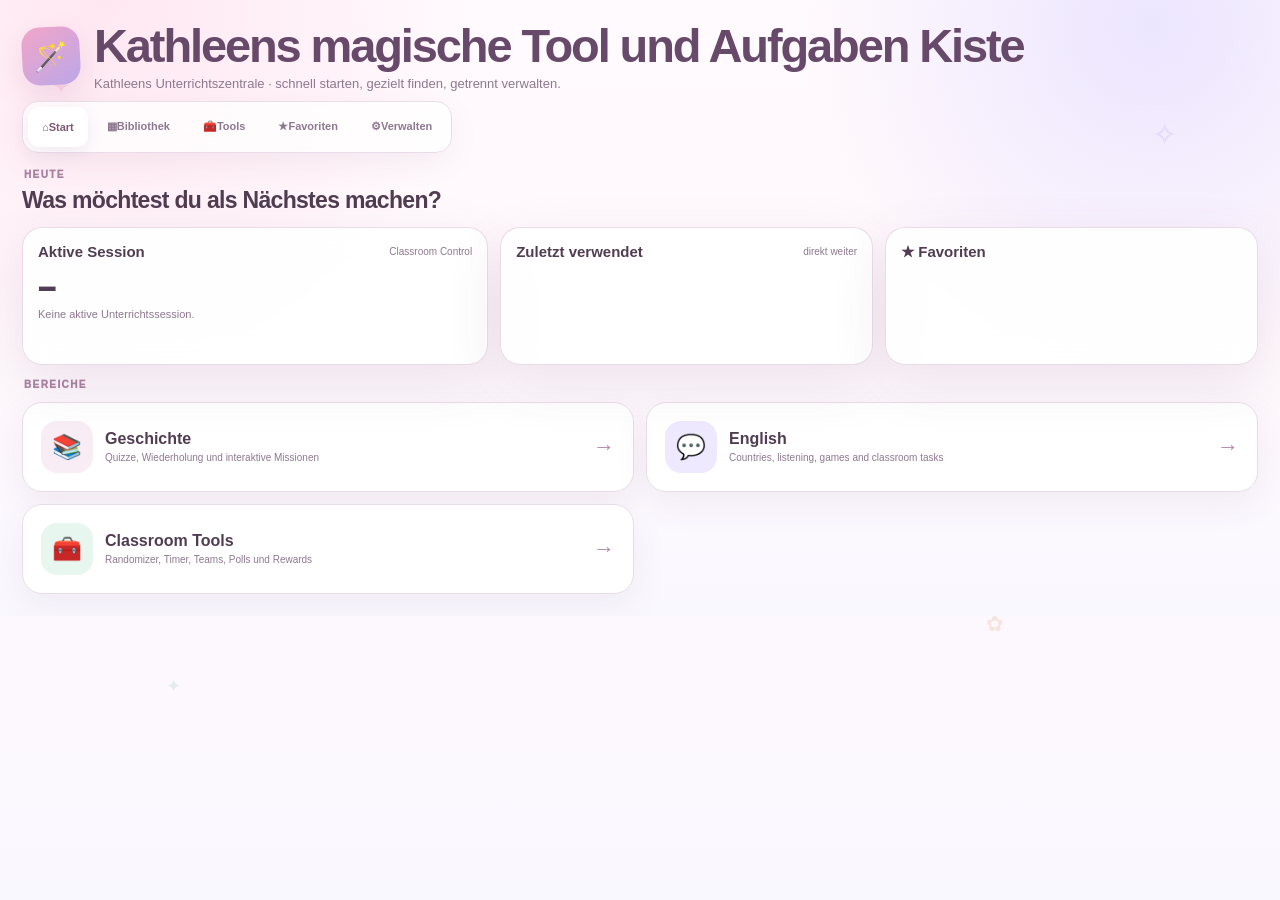
<file: index.html>
<!doctype html><html lang="de"><head><meta charset="utf-8"><meta name="viewport" content="width=device-width,initial-scale=1,viewport-fit=cover"><meta name="apple-mobile-web-app-capable" content="yes"><meta name="apple-mobile-web-app-status-bar-style" content="default"><meta name="theme-color" content="#fff9fc"><title>Kathleens magische Tool und Aufgaben Kiste</title><link rel="manifest" href="manifest.webmanifest"><link rel="apple-touch-icon" href="assets/icons/app-180.png"><meta name="mobile-web-app-capable" content="yes"><script>(()=>{try{const p=new URLSearchParams(location.search),m=p.get('reveal'),seen=localStorage.getItem('kathleenLaunchRevealSeen')==='1';if(m==='preview'||(m==='magic'&&!seen))document.documentElement.classList.add('launch-reveal-pending')}catch(e){}})();</script>
<style>
:root{--bg:#fff9fc;--ink:#503d51;--muted:#8d788f;--line:#eadde9;--pink:#efa5c7;--pink2:#ffe2ef;--lilac:#b9a6e8;--lilac2:#eee8ff;--mint:#bee5d7;--peach:#ffd3b7;--deep:#6f5276;--green:#67a98f;--amber:#d7a05e;--red:#c6677b;--shadow:0 18px 54px rgba(116,76,112,.12)}
*{box-sizing:border-box}html,body{margin:0;min-height:100%;font-family:Inter,ui-rounded,"SF Pro Rounded",Arial,sans-serif;color:var(--ink);background:radial-gradient(circle at 8% 0%,#ffe7f1 0,transparent 28%),radial-gradient(circle at 90% 4%,#ece5ff 0,transparent 27%),linear-gradient(180deg,#fffafd,#fff8fc 52%,#faf8ff)}button,input,select,textarea{font:inherit}button{cursor:pointer}.sparkles{position:fixed;inset:0;pointer-events:none;overflow:hidden;z-index:0}.sparkles i{position:absolute;font-style:normal;color:#e9a3c1;opacity:.28;animation:float 8s ease-in-out infinite}.sparkles i:nth-child(1){left:4%;top:8%;font-size:24px}.sparkles i:nth-child(2){left:90%;top:13%;font-size:30px;animation-delay:-2s;color:#bca8e6}.sparkles i:nth-child(3){left:77%;top:68%;font-size:21px;animation-delay:-5s;color:#e7b28f}.sparkles i:nth-child(4){left:13%;top:75%;font-size:18px;animation-delay:-3s;color:#9dd4c2}@keyframes float{50%{transform:translateY(-12px) rotate(8deg);opacity:.48}}.shell{position:relative;z-index:1;max-width:1520px;margin:0 auto;padding:22px}.hero{display:flex;justify-content:space-between;align-items:flex-start;gap:16px;margin-bottom:16px}.title-wrap{display:flex;gap:14px;align-items:center;min-width:0}.magic-icon{width:58px;height:58px;flex:0 0 58px;border-radius:18px;background:linear-gradient(145deg,#f2a5c8,#bba7e8);display:grid;place-items:center;font-size:28px;box-shadow:0 12px 30px rgba(190,121,164,.20);transform:rotate(-3deg)}h1{font-size:clamp(28px,4vw,47px);line-height:1.02;margin:0;letter-spacing:-.045em;color:#674969}.subtitle{margin:6px 0 0;color:var(--muted);font-size:13px}.hero-actions{display:flex;gap:8px;flex-wrap:wrap;justify-content:flex-end}.btn{border:1px solid var(--line);background:rgba(255,255,255,.92);color:var(--ink);border-radius:12px;padding:10px 13px;font-weight:850;transition:.16s}.btn:hover{transform:translateY(-1px);border-color:#d6c3d7}.btn.primary{background:linear-gradient(135deg,#d58eb4,#a98bdd);border:0;color:#fff}.btn.danger{color:#a8556a;border-color:#edc8d2;background:#fff8fb}.panel{background:rgba(255,255,255,.88);backdrop-filter:blur(12px);border:1px solid rgba(232,217,230,.92);border-radius:20px;box-shadow:var(--shadow)}
.dashboard-grid{display:grid;grid-template-columns:1.05fr 1fr 1fr;gap:12px;margin-bottom:20px}.dash-card{padding:15px;min-height:138px}.dash-head{display:flex;align-items:center;justify-content:space-between;gap:8px;margin-bottom:10px}.dash-head h2{font-size:15px;margin:0}.dash-head span{font-size:10px;color:var(--muted)}.session-code{font-size:31px;font-weight:950;letter-spacing:.08em;margin:7px 0 2px}.session-sub{font-size:11px;color:var(--muted)}.quick-list{display:flex;gap:7px;overflow-x:auto;padding-bottom:2px}.quick-item{min-width:185px;border:1px solid var(--line);background:#fff;border-radius:13px;padding:7px;text-align:left;display:grid;grid-template-columns:48px 1fr;gap:8px;align-items:center;color:var(--ink)}.quick-thumb{height:48px;border-radius:9px;background-size:cover;background-position:center}.quick-item b{font-size:11px;display:block}.quick-item small{font-size:9px;color:var(--muted);display:block;margin-top:3px}
.tabs-shell{margin-top:4px}.tabs{display:flex;gap:4px;border-bottom:1px solid var(--line);padding:0 4px;margin-bottom:10px}.tab{position:relative;border:0;background:transparent;color:var(--muted);padding:12px 18px;font-weight:950;font-size:14px}.tab.active{color:#8a5876}.tab.active::after{content:"";position:absolute;left:12px;right:12px;bottom:-1px;height:3px;border-radius:4px 4px 0 0;background:linear-gradient(90deg,#ed9cc0,#aa90de)}
.toolbar{display:flex;align-items:center;justify-content:space-between;gap:10px;margin:8px 0 9px;flex-wrap:wrap}.search{flex:1;max-width:560px;position:relative}.search input{width:100%;border:1px solid var(--line);background:rgba(255,255,255,.88);border-radius:14px;padding:12px 14px 12px 40px;outline:none;color:var(--ink)}.search input:focus{border-color:#d6a8c7;box-shadow:0 0 0 4px rgba(239,181,210,.13)}.search::before{content:"⌕";position:absolute;left:14px;top:8px;font-size:24px;color:#b494aa}.filters{display:flex;gap:7px;flex-wrap:wrap}.select{border:1px solid var(--line);background:#fff;color:var(--muted);border-radius:11px;padding:9px 10px;font-size:11px;font-weight:800}
.grades{display:flex;gap:7px;flex-wrap:wrap;margin-bottom:8px;transition:.2s}.grade{position:relative;border:1px solid var(--line);background:#fff;color:var(--muted);border-radius:999px;padding:9px 12px;font-size:11px;font-weight:950;transition:.18s}.grade.active{background:#735a79;color:#fff;border-color:#735a79}.grades.drag-mode{gap:10px;padding:10px;border-radius:17px;background:rgba(255,255,255,.74);border:1px dashed #dfbdd1}.grades.drag-mode .grade[data-grade]:not([data-grade="all"]):not([data-grade="none"]){flex:1;min-width:120px;padding:18px 10px;font-size:13px;border-radius:15px;background:#fff8fc;box-shadow:0 7px 20px rgba(150,95,132,.08)}.grades.drag-mode .grade.drop-target{transform:translateY(-4px) scale(1.035);background:linear-gradient(135deg,#ffe8f3,#ede7ff);border-color:#d98eb7;box-shadow:0 13px 35px rgba(183,108,151,.24);color:#8a5171}.tagbar{display:flex;gap:6px;overflow-x:auto;padding-bottom:4px;margin-bottom:8px}.tagbtn{white-space:nowrap;border:1px solid var(--line);background:#fff;color:var(--muted);border-radius:999px;padding:7px 9px;font-size:9px;font-weight:900}.tagbtn.active{background:#f6e8f1;color:#8c5a78;border-color:#e7c9dc}.section-title{display:flex;align-items:center;justify-content:space-between;gap:10px;margin:13px 2px 9px}.section-title h2{margin:0;font-size:18px}.section-title span{font-size:10px;color:var(--muted)}
.grid{display:grid;grid-template-columns:repeat(3,minmax(0,1fr));gap:15px;min-height:200px}.card{position:relative;min-height:290px;border-radius:22px;overflow:hidden;background:#fff;border:1px solid var(--line);box-shadow:var(--shadow);display:flex;flex-direction:column;transition:transform .18s,box-shadow .18s,border-color .18s}.card:hover{transform:translateY(-4px);box-shadow:0 24px 60px rgba(120,76,117,.16);border-color:#d9c4d9}.card.dragging{opacity:.4;transform:scale(.98)}.card.sort-target{outline:3px solid rgba(224,145,185,.30);outline-offset:2px}.card-art{height:166px;background-size:cover;background-position:center;position:relative}.card-art::after{content:"";position:absolute;inset:0;background:linear-gradient(180deg,transparent 42%,rgba(38,28,39,.5))}.card-tools{position:absolute;right:10px;top:10px;z-index:5;display:flex;gap:5px}.iconbtn{width:35px;height:35px;border-radius:12px;border:1px solid rgba(255,255,255,.55);background:rgba(255,255,255,.91);color:#735d74;font-size:18px;line-height:1;display:grid;place-items:center}.iconbtn.on{background:#fff0f7;color:#c85e91}.card-title-overlay{position:absolute;left:13px;right:90px;bottom:12px;z-index:3;color:#fff;text-shadow:0 1px 10px rgba(0,0,0,.25)}.card-title-overlay h3{font-size:20px;margin:0 0 3px}.card-title-overlay small{font-size:10px;font-weight:800;opacity:.9}.card-body{padding:12px 14px 14px;display:flex;align-items:center;justify-content:space-between;gap:8px;min-height:68px}.class-pills{display:flex;gap:5px;flex-wrap:wrap}.pill{font-size:9px;font-weight:950;color:#745777;background:#f8edf4;border:1px solid #efd6e4;border-radius:999px;padding:5px 7px}.open{border:0;border-radius:11px;padding:9px 12px;background:linear-gradient(135deg,#d790b5,#aa8cde);color:#fff;font-weight:950}.details{position:absolute;inset:0 0 68px 0;z-index:4;background:rgba(73,53,75,.92);color:#fff;padding:21px;display:flex;flex-direction:column;justify-content:flex-end;opacity:0;pointer-events:none;transition:.2s}.card:hover .details{opacity:1}.details h4{margin:0 0 7px;font-size:18px}.details p{font-size:11px;line-height:1.45;color:#f2eaf2;margin:0 0 10px}.details-tags{display:flex;gap:5px;flex-wrap:wrap}.details-tags span{font-size:9px;font-weight:850;padding:5px 7px;border:1px solid rgba(255,255,255,.2);border-radius:999px;background:rgba(255,255,255,.09)}.statusdot{display:inline-block;width:7px;height:7px;border-radius:50%;margin-right:5px;background:var(--green)}.statusdot.draft{background:var(--amber)}.statusdot.progress{background:#a98de0}.statusdot.archive{background:#aaa}.empty{grid-column:1/-1;padding:42px 20px;border:1px dashed #dfcede;border-radius:18px;text-align:center;color:var(--muted);background:rgba(255,255,255,.50)}
.modal{position:fixed;inset:0;z-index:100;display:none;place-items:center;padding:18px;background:rgba(61,44,63,.28);backdrop-filter:blur(6px)}.modal.show{display:grid}.modal-card{width:min(650px,95vw);max-height:90vh;overflow:auto;background:#fff;border-radius:22px;border:1px solid var(--line);box-shadow:0 28px 90px rgba(76,50,77,.25);padding:19px}.modal-card h3{margin:0;font-size:20px}.modal-card p{color:var(--muted);font-size:11px;line-height:1.5}.modal-actions{display:flex;gap:8px;flex-wrap:wrap;margin-top:14px}.form-grid{display:grid;grid-template-columns:1fr 1fr;gap:10px;margin-top:12px}.wide{grid-column:1/-1}.field label{display:block;font-size:9px;font-weight:950;text-transform:uppercase;letter-spacing:.08em;color:var(--muted);margin-bottom:4px}.field input,.field select,.field textarea{width:100%;border:1px solid var(--line);border-radius:11px;background:#fffafd;padding:10px;color:var(--ink);outline:none}.field textarea{min-height:78px;resize:vertical}.checks{display:grid;grid-template-columns:repeat(2,1fr);gap:7px}.check{display:flex;align-items:center;gap:7px;border:1px solid var(--line);border-radius:11px;padding:9px;background:#fffafd;font-size:11px}.menu-list{display:grid;gap:6px;margin-top:12px}.menu-list button{text-align:left;border:1px solid var(--line);background:#fffafd;color:var(--ink);border-radius:11px;padding:10px;font-weight:800}.cover-preview{height:155px;border-radius:14px;border:1px solid var(--line);background:#f5eef5 center/cover no-repeat;margin-top:7px}.toast{position:fixed;left:50%;bottom:24px;transform:translateX(-50%) translateY(20px);z-index:130;background:#684d72;color:#fff;border-radius:999px;padding:10px 14px;font-size:11px;font-weight:850;opacity:0;pointer-events:none;transition:.24s}.toast.show{opacity:1;transform:translateX(-50%) translateY(0)}.transfer{position:fixed;left:50%;top:50%;z-index:140;transform:translate(-50%,-50%) scale(.7);opacity:0;pointer-events:none;background:linear-gradient(135deg,#fff0f7,#eee8ff);border:2px solid #e1b7d0;border-radius:24px;padding:22px 30px;color:#84566f;font-size:32px;font-weight:950;box-shadow:0 24px 80px rgba(124,76,112,.25)}.transfer.show{animation:transfer .9s ease forwards}@keyframes transfer{0%{opacity:0;transform:translate(-50%,-50%) scale(.65)}30%{opacity:1;transform:translate(-50%,-50%) scale(1.06)}72%{opacity:1;transform:translate(-50%,-50%) scale(1)}100%{opacity:0;transform:translate(-50%,-58%) scale(.9)}}.hidden{display:none!important}
@media(max-width:1100px){.dashboard-grid{grid-template-columns:1fr 1fr}.dashboard-grid .dash-card:first-child{grid-column:1/-1}.grid{grid-template-columns:repeat(2,minmax(0,1fr))}}@media(max-width:700px){.shell{padding:13px}.hero{flex-direction:column}.hero-actions{justify-content:flex-start}.dashboard-grid{grid-template-columns:1fr}.dashboard-grid .dash-card:first-child{grid-column:auto}.tabs{overflow-x:auto}.toolbar{align-items:stretch}.search{max-width:none;width:100%}.grades{overflow-x:auto;flex-wrap:nowrap}.grade{white-space:nowrap}.grades.drag-mode{display:none}.grid{grid-template-columns:1fr}.card:hover .details{opacity:0}.form-grid{grid-template-columns:1fr}.wide{grid-column:auto}}

/* V20.3 · iPhone / Mobile polish */
html{overflow-x:hidden}
body{overflow-x:hidden;-webkit-text-size-adjust:100%}
button,.btn,.tab,.grade,.tagbtn,.iconbtn,.open{touch-action:manipulation}
.details-toggle{display:none}

@media (hover:none) and (pointer:coarse){
  .card:hover{transform:none;box-shadow:var(--shadow);border-color:var(--line)}
  .btn:hover{transform:none}
}

@media(max-width:700px){
  body{padding-left:env(safe-area-inset-left);padding-right:env(safe-area-inset-right)}
  .shell{padding:12px 11px calc(20px + env(safe-area-inset-bottom))}
  .hero{gap:12px;margin-bottom:12px}
  .title-wrap{gap:10px;align-items:flex-start}
  .magic-icon{width:46px;height:46px;flex-basis:46px;border-radius:15px;font-size:23px}
  h1{font-size:clamp(24px,7.1vw,29px);line-height:1.04;letter-spacing:-.038em}
  .subtitle{font-size:11px;line-height:1.35;margin-top:5px;max-width:32rem}

  .hero-actions{width:100%;display:grid;grid-template-columns:1fr 1fr;gap:7px}
  .hero-actions .btn{min-height:44px;padding:9px 8px;font-size:11px;border-radius:12px;white-space:normal}
  .hero-actions .btn.primary{grid-column:1/-1}

  .dashboard-grid{display:grid;grid-template-columns:1fr;gap:8px;margin-bottom:13px}
  .dash-card{min-height:0;padding:11px 12px;border-radius:17px;box-shadow:0 10px 30px rgba(116,76,112,.08)}
  .dash-head{margin-bottom:7px}
  .dash-head h2{font-size:13px}
  .dash-head span{font-size:9px}
  .session-code{font-size:23px;letter-spacing:.06em;margin:2px 0}
  .session-sub{font-size:10px}
  .quick-list{gap:6px;margin:0 -2px;scroll-snap-type:x proximity;-webkit-overflow-scrolling:touch;scrollbar-width:none}
  .quick-list::-webkit-scrollbar{display:none}
  .quick-item{min-width:168px;grid-template-columns:42px 1fr;gap:7px;padding:6px;scroll-snap-align:start}
  .quick-thumb{height:42px}
  .quick-item b{font-size:10px;line-height:1.2}
  .quick-item small{font-size:8px}

  .tabs-shell{margin-top:2px}
  .tabs{position:sticky;top:0;z-index:30;margin:0 -11px 10px;padding:4px 11px 0;background:rgba(255,249,252,.92);backdrop-filter:blur(14px);-webkit-backdrop-filter:blur(14px);box-shadow:0 8px 18px rgba(116,76,112,.05);overflow-x:auto;scrollbar-width:none}
  .tabs::-webkit-scrollbar{display:none}
  .tab{flex:1 0 auto;min-height:44px;padding:11px 16px;font-size:13px}

  .toolbar{display:grid;grid-template-columns:1fr;gap:7px;margin:7px 0 8px}
  .search{width:100%;max-width:none}
  .search input{min-height:46px;padding:11px 13px 11px 39px;font-size:16px;border-radius:13px}
  .search::before{top:8px}
  .filters{display:grid;grid-template-columns:1fr 1fr;gap:7px;width:100%}
  .select{width:100%;min-width:0;min-height:42px;padding:8px 7px;font-size:11px}

  .grades{margin:0 -11px 8px;padding:2px 11px 7px;gap:6px;overflow-x:auto;flex-wrap:nowrap;scroll-snap-type:x proximity;-webkit-overflow-scrolling:touch;scrollbar-width:none}
  .grades::-webkit-scrollbar{display:none}
  .grade{flex:0 0 auto;min-height:40px;padding:8px 11px;font-size:10px;scroll-snap-align:start}
  .grades.drag-mode{display:none}

  .tagbar{margin:0 -11px 7px;padding:0 11px 5px;gap:5px;scrollbar-width:none}
  .tagbar::-webkit-scrollbar{display:none}
  .tagbtn{min-height:34px;padding:7px 9px;font-size:9px}

  .section-title{margin:9px 1px 8px}
  .section-title h2{font-size:16px}
  .section-title span{font-size:9px}

  .grid{grid-template-columns:1fr;gap:11px}
  .card{min-height:0;border-radius:18px;box-shadow:0 12px 34px rgba(116,76,112,.10)}
  .card-art{height:148px}
  .card-title-overlay{left:12px;right:118px;bottom:10px}
  .card-title-overlay h3{font-size:18px;line-height:1.08}
  .card-title-overlay small{font-size:9px}
  .card-tools{top:8px;right:8px;gap:5px}
  .iconbtn{width:40px;height:40px;border-radius:12px;font-size:18px}
  .details-toggle{display:grid}
  .card-body{min-height:62px;padding:10px 11px 11px;gap:7px}
  .class-pills{gap:4px}
  .pill{font-size:9px;padding:5px 6px}
  .open{min-height:42px;padding:9px 13px;flex:0 0 auto}

  .details{inset:0 0 62px 0;padding:16px;opacity:0!important;pointer-events:none;transform:translateY(7px);transition:opacity .18s ease,transform .18s ease}
  .card.mobile-details .details{opacity:1!important;pointer-events:auto;transform:none}
  .details h4{font-size:17px;margin-bottom:6px}
  .details p{font-size:10px;line-height:1.42}
  .details-tags span{font-size:8px}

  .modal{align-items:end;padding:0;background:rgba(61,44,63,.32)}
  .modal-card{width:100%;max-width:none;max-height:88dvh;border-radius:22px 22px 0 0;border-bottom:0;padding:18px 15px calc(17px + env(safe-area-inset-bottom));box-shadow:0 -20px 70px rgba(76,50,77,.23)}
  .modal-card::before{content:"";display:block;width:42px;height:4px;border-radius:999px;margin:-6px auto 12px;background:#dfcfdd}
  .modal-card h3{font-size:18px}
  .modal-actions{display:grid;grid-template-columns:1fr;gap:7px}
  .modal-actions .btn{min-height:44px}
  .form-grid{grid-template-columns:1fr;gap:9px}
  .wide{grid-column:auto}
  .field input,.field select,.field textarea{font-size:16px;min-height:44px}
  .checks{grid-template-columns:1fr 1fr;gap:6px}
  .check{min-height:42px}
  .menu-list button{min-height:44px}
  .cover-preview{height:135px}

  .toast{bottom:calc(14px + env(safe-area-inset-bottom));max-width:calc(100vw - 24px);text-align:center}
  .transfer{max-width:calc(100vw - 28px);padding:18px 22px;font-size:26px;white-space:nowrap}
}

@media(max-width:390px){
  .shell{padding-left:9px;padding-right:9px}
  .tabs{margin-left:-9px;margin-right:-9px;padding-left:9px;padding-right:9px}
  .grades,.tagbar{margin-left:-9px;margin-right:-9px;padding-left:9px;padding-right:9px}
  h1{font-size:24px}
  .magic-icon{width:43px;height:43px;flex-basis:43px}
  .hero-actions .btn{font-size:10px}
  .card-art{height:142px}
}


/* V21 · Layered Classroom UX */
.hero{align-items:center;margin-bottom:10px}
.hero-actions{display:none}
.app-nav{display:flex;gap:5px;align-items:center;padding:5px;margin:0 0 16px;background:rgba(255,255,255,.76);border:1px solid var(--line);border-radius:16px;width:max-content;box-shadow:0 10px 30px rgba(116,76,112,.07);backdrop-filter:blur(14px);-webkit-backdrop-filter:blur(14px)}
.nav-btn{border:0;background:transparent;color:var(--muted);border-radius:11px;padding:9px 14px;font-weight:900;font-size:11px;min-height:40px}
.nav-btn.active{background:#fff;color:#7c5877;box-shadow:0 5px 16px rgba(117,77,113,.10)}
.view{display:none}.view.active{display:block}
.view-kicker{font-size:10px;text-transform:uppercase;letter-spacing:.14em;color:#aa83a0;font-weight:950;margin:2px 2px 7px}
.home-title{font-size:23px;margin:0 0 13px;letter-spacing:-.03em}
.dashboard-grid.v21{grid-template-columns:1.25fr 1fr 1fr;margin-bottom:14px}
.subject-launchers{display:grid;grid-template-columns:1fr 1fr;gap:12px;margin-top:12px}
.subject-launch{border:1px solid var(--line);background:#fff;border-radius:20px;padding:18px;text-align:left;color:var(--ink);box-shadow:0 12px 34px rgba(116,76,112,.08);display:grid;grid-template-columns:52px 1fr auto;gap:12px;align-items:center}
.subject-launch .ico{width:52px;height:52px;border-radius:16px;display:grid;place-items:center;font-size:24px;background:#f8edf4}
.subject-launch.english .ico{background:#eee9ff}.subject-launch b{display:block;font-size:16px}.subject-launch small{display:block;color:var(--muted);font-size:10px;margin-top:4px}.subject-launch .arrow{font-size:22px;color:#b18aa7}
.library-head{display:flex;justify-content:space-between;align-items:end;gap:12px;margin:0 2px 8px}
.library-head h2{font-size:23px;margin:0;letter-spacing:-.03em}.library-head p{margin:4px 0 0;font-size:10px;color:var(--muted)}
.tabs-shell{margin-top:0}
.advanced{margin:7px 0 9px;border:1px solid var(--line);background:rgba(255,255,255,.64);border-radius:14px}
.advanced summary{list-style:none;cursor:pointer;padding:10px 12px;font-size:10px;font-weight:900;color:var(--muted);display:flex;justify-content:space-between;align-items:center}.advanced summary::-webkit-details-marker{display:none}.advanced summary::after{content:"＋";font-size:15px}.advanced[open] summary::after{content:"−"}.advanced-inner{padding:0 10px 10px}.advanced .filters{margin-bottom:7px}
.card .details{display:none!important}
.card-tools [data-menu],.card-tools .details-toggle{display:none!important}
.card{min-height:254px}.card-art{height:174px}.card-body{min-height:62px}
.open{background:#fff;color:#795b78;border:1px solid #e7d3e1}.open:hover{background:#fff7fb}
.card.sort-enabled{cursor:grab}.card:not(.sort-enabled){cursor:default}
.manage-panel{padding:18px}.manage-actions{display:grid;grid-template-columns:repeat(4,minmax(0,1fr));gap:9px;margin-top:12px}.manage-actions .btn{min-height:48px}.manage-note{font-size:11px;color:var(--muted);line-height:1.5;max-width:780px}
.manage-status{display:flex;gap:8px;flex-wrap:wrap;margin-top:12px}.manage-chip{border:1px solid var(--line);background:#fffafd;border-radius:999px;padding:7px 10px;font-size:10px;font-weight:850;color:var(--muted)}
.favorite-grid{display:grid;grid-template-columns:repeat(3,minmax(0,1fr));gap:12px}.favorite-card{border:1px solid var(--line);background:#fff;border-radius:17px;padding:10px;display:grid;grid-template-columns:78px 1fr auto;gap:10px;align-items:center;text-align:left;color:var(--ink);box-shadow:0 10px 28px rgba(116,76,112,.07)}.favorite-card .thumb{height:60px;border-radius:12px;background:center/cover no-repeat}.favorite-card b{display:block;font-size:12px}.favorite-card small{display:block;color:var(--muted);font-size:9px;margin-top:4px}.favorite-card .go{font-size:20px;color:#b18aa7}
.detail-cover{height:205px;border-radius:17px;background:#f5eef5 center/cover no-repeat;margin:12px 0;position:relative;overflow:hidden}.detail-cover::after{content:"";position:absolute;inset:0;background:linear-gradient(180deg,transparent 52%,rgba(45,31,45,.32))}
.detail-meta{display:flex;gap:6px;flex-wrap:wrap;margin:9px 0 12px}.detail-meta span{font-size:9px;font-weight:900;padding:6px 8px;border-radius:999px;background:#f8edf4;border:1px solid #efd6e4;color:#775976}
.detail-desc{font-size:12px!important;color:var(--muted);line-height:1.55!important}
.detail-actions{display:grid;grid-template-columns:1fr 1fr;gap:8px;margin-top:13px}.detail-actions .btn{min-height:46px}.detail-actions .wide{grid-column:1/-1}
.secondary-actions{display:flex;gap:7px;flex-wrap:wrap;margin-top:8px}.secondary-actions .btn{font-size:10px;padding:8px 10px}
@media(max-width:1100px){.dashboard-grid.v21{grid-template-columns:1fr 1fr}.dashboard-grid.v21 .dash-card:first-child{grid-column:1/-1}.favorite-grid{grid-template-columns:1fr 1fr}.manage-actions{grid-template-columns:1fr 1fr}}
@media(max-width:700px){
  .shell{padding-bottom:calc(118px + env(safe-area-inset-bottom) + var(--mobile-browser-clearance,0px))}
  .hero{margin-bottom:8px}.magic-icon{display:none}.title-wrap{gap:0}
  .app-nav{position:fixed;left:10px;right:10px;bottom:calc(10px + env(safe-area-inset-bottom) + var(--mobile-browser-clearance,0px));z-index:90;width:auto;margin:0;padding:5px;justify-content:space-between;box-shadow:0 14px 45px rgba(92,58,91,.22);background:rgba(255,255,255,.96);border-radius:18px;transform:translateZ(0);-webkit-transform:translateZ(0)}
  .nav-btn{flex:1;padding:7px 4px;font-size:9px;min-height:44px}.nav-btn span{display:block;font-size:16px;margin-bottom:1px}
  .dashboard-grid.v21{grid-template-columns:1fr}.dashboard-grid.v21 .dash-card:first-child{grid-column:auto}
  .subject-launchers{grid-template-columns:1fr;gap:8px}.subject-launch{padding:12px;border-radius:16px;grid-template-columns:44px 1fr auto}.subject-launch .ico{width:44px;height:44px;border-radius:13px;font-size:21px}
  .library-head h2,.home-title{font-size:19px}
  .favorite-grid{grid-template-columns:1fr}.favorite-card{grid-template-columns:60px 1fr auto}.favorite-card .thumb{height:52px}
  .manage-actions{grid-template-columns:1fr 1fr}.manage-actions .btn{font-size:10px;padding:9px 7px}
  .detail-cover{height:170px}.detail-actions{grid-template-columns:1fr}.detail-actions .wide{grid-column:auto}
}

@media (display-mode:standalone) and (max-width:700px){:root{--mobile-browser-clearance:0px!important}.app-nav{bottom:calc(8px + env(safe-area-inset-bottom))}.shell{padding-bottom:calc(92px + env(safe-area-inset-bottom))}}


.view-topbar{display:flex;align-items:center;justify-content:space-between;gap:10px;margin:0 0 12px}
.back-home{border:1px solid var(--line);background:rgba(255,255,255,.92);color:#765b77;border-radius:12px;padding:9px 12px;font-weight:900;font-size:11px;min-height:40px}
.back-home:hover{background:#fff7fb}
@media(max-width:700px){
  .view-topbar{position:sticky;top:0;z-index:45;margin:0 -11px 10px;padding:8px 11px;background:rgba(255,249,252,.94);backdrop-filter:blur(14px);-webkit-backdrop-filter:blur(14px);border-bottom:1px solid rgba(234,221,233,.82)}
  .back-home{min-height:44px;padding:9px 13px;font-size:11px}
}


/* V21.2 · Classroom Tools */
.tool-grid{display:grid;grid-template-columns:repeat(3,minmax(0,1fr));gap:12px}
.tool-card{position:relative;display:flex;flex-direction:column;min-height:205px;padding:17px;border:1px solid var(--line);border-radius:20px;background:rgba(255,255,255,.92);box-shadow:0 12px 34px rgba(116,76,112,.08);color:var(--ink);text-decoration:none;transition:.16s}
.tool-card:hover{transform:translateY(-3px);border-color:#d9c4d9;box-shadow:0 20px 44px rgba(116,76,112,.13)}
.tool-card.disabled{opacity:.72;cursor:default}.tool-card.disabled:hover{transform:none;box-shadow:0 12px 34px rgba(116,76,112,.08);border-color:var(--line)}
.tool-icon{width:48px;height:48px;border-radius:15px;display:grid;place-items:center;font-size:24px;background:linear-gradient(135deg,#ffe8f2,#efe9ff);margin-bottom:13px}
.tool-card h3{font-size:16px;margin:0 0 6px}.tool-card p{font-size:10px;line-height:1.5;color:var(--muted);margin:0 0 13px}
.tool-foot{margin-top:auto;display:flex;align-items:center;justify-content:space-between;gap:8px}
.tool-badges{display:flex;gap:5px;flex-wrap:wrap}.tool-badge{font-size:8px;font-weight:900;border:1px solid #ead9e6;background:#fff8fc;border-radius:999px;padding:5px 7px;color:#88647f}.tool-badge.ready{background:#edf8f4;border-color:#d4eee4;color:#51836e}.tool-badge.soon{background:#f2eefb;border-color:#e1daf3;color:#75649b}.tool-badge.teacher{background:#fff4e7;border-color:#f0dfc6;color:#916a36}
.tool-go{font-size:18px;color:#af86a5}.tools-intro{display:flex;align-items:end;justify-content:space-between;gap:12px;margin:0 2px 12px}.tools-intro h2{font-size:23px;margin:0;letter-spacing:-.03em}.tools-intro p{font-size:10px;color:var(--muted);margin:4px 0 0;max-width:650px}
.subject-launch.tools .ico{background:#e8f6f0}
@media(max-width:1050px){.tool-grid{grid-template-columns:repeat(2,minmax(0,1fr))}.subject-launchers{grid-template-columns:repeat(2,minmax(0,1fr))}}
@media(max-width:700px){.tool-grid{grid-template-columns:1fr;gap:9px}.tool-card{min-height:165px;padding:14px;border-radius:17px}.tool-icon{width:43px;height:43px;font-size:21px;margin-bottom:10px}.tool-card h3{font-size:15px}.tools-intro h2{font-size:19px}.subject-launchers{grid-template-columns:1fr}.app-nav .nav-btn{font-size:8px;padding-left:2px;padding-right:2px}}


/* V21.4 · Surprise Launch Reveal */
.launch-reveal{display:none;position:fixed;inset:0;z-index:10000;overflow:hidden;isolation:isolate;background:radial-gradient(circle at 18% 10%,rgba(255,209,231,.92),transparent 34%),radial-gradient(circle at 82% 12%,rgba(218,205,255,.9),transparent 35%),radial-gradient(circle at 50% 100%,rgba(203,238,226,.65),transparent 38%),linear-gradient(145deg,#fff8fc,#f9f4ff 58%,#fffaf7);color:#5c435f}
.launch-reveal-pending body{overflow:hidden}.launch-reveal-pending .launch-reveal{display:block}.launch-reveal-pending body>.sparkles,.launch-reveal-pending .shell{visibility:hidden}.launch-reveal-pending .launch-reveal{visibility:visible}
.reveal-glow{position:absolute;width:46vw;height:46vw;min-width:340px;min-height:340px;border-radius:50%;filter:blur(80px);opacity:.32;pointer-events:none;animation:revealDrift 10s ease-in-out infinite alternate}.reveal-glow.g1{left:-15vw;top:-16vw;background:#f3a9ca}.reveal-glow.g2{right:-12vw;bottom:-20vw;background:#ad9ee4;animation-delay:-4s}.reveal-glow.g3{right:18vw;top:28vh;width:28vw;height:28vw;background:#a6dbc9;animation-delay:-7s}@keyframes revealDrift{to{transform:translate3d(4vw,3vh,0) scale(1.12)}}
.reveal-stars{position:absolute;inset:0;pointer-events:none}.reveal-stars i{position:absolute;font-style:normal;color:#c985ab;opacity:.35;animation:revealTwinkle 2.8s ease-in-out infinite}.reveal-stars i:nth-child(1){left:8%;top:13%;font-size:28px}.reveal-stars i:nth-child(2){left:88%;top:18%;font-size:34px;animation-delay:-1s;color:#9c8bd5}.reveal-stars i:nth-child(3){left:77%;top:74%;font-size:22px;animation-delay:-1.7s;color:#76bca4}.reveal-stars i:nth-child(4){left:14%;top:80%;font-size:20px;animation-delay:-.5s}.reveal-stars i:nth-child(5){left:48%;top:7%;font-size:18px;animation-delay:-2.2s;color:#b49de0}@keyframes revealTwinkle{0%,100%{transform:scale(.75) rotate(0);opacity:.18}50%{transform:scale(1.2) rotate(13deg);opacity:.65}}
.reveal-stage{position:relative;z-index:2;min-height:100dvh;display:grid;place-items:center;padding:24px}.reveal-scene{position:absolute;width:min(900px,calc(100vw - 32px));text-align:center;opacity:0;transform:translateY(18px) scale(.985);pointer-events:none;transition:opacity 1.05s ease,transform 1.05s ease}.reveal-scene.active{opacity:1;transform:none;pointer-events:auto}
.reveal-kicker{font-size:11px;font-weight:950;text-transform:uppercase;letter-spacing:.22em;color:#a67698;margin-bottom:12px}.reveal-main{font-size:clamp(35px,7vw,76px);line-height:.98;letter-spacing:-.055em;margin:0;color:#654667}.reveal-copy{font-size:clamp(15px,2vw,21px);line-height:1.45;color:#806b82;max-width:680px;margin:15px auto 0}.reveal-button{margin-top:26px;border:0;border-radius:999px;padding:15px 22px;min-width:190px;background:linear-gradient(135deg,#d987b3,#9f88dc);color:#fff;font-weight:950;font-size:14px;box-shadow:0 14px 34px rgba(146,87,129,.23);transition:.18s}.reveal-button:hover{transform:translateY(-2px) scale(1.02)}.reveal-button:active{transform:scale(.98)}.reveal-note{margin-top:12px;font-size:9px;color:#aa92a9}
.reveal-box-wrap{position:relative;width:260px;height:210px;margin:0 auto 22px}.reveal-box{position:absolute;left:50%;bottom:8px;transform:translateX(-50%);width:170px;height:102px;border-radius:20px;background:linear-gradient(150deg,#e99abd,#ad91db);box-shadow:0 24px 60px rgba(121,79,122,.24)}.reveal-box:after{content:"";position:absolute;left:50%;top:0;bottom:0;width:25px;transform:translateX(-50%);background:rgba(255,255,255,.28)}.reveal-lid{position:absolute;left:50%;bottom:91px;transform:translateX(-50%) rotate(0);width:190px;height:42px;border-radius:15px;background:linear-gradient(145deg,#f0a8c6,#baa0e4);box-shadow:0 10px 22px rgba(107,70,108,.18);transform-origin:20% 100%}.reveal-scene.active .reveal-lid{animation:revealLid 1.1s ease .25s both}.reveal-lid:after{content:"";position:absolute;left:50%;top:0;bottom:0;width:27px;transform:translateX(-50%);background:rgba(255,255,255,.27)}@keyframes revealLid{from{transform:translateX(-50%) rotate(0)}to{transform:translateX(-65%) rotate(-25deg) translateY(-18px)}}
.reveal-tool-cloud{position:absolute;inset:0;pointer-events:none}.reveal-tool{position:absolute;left:50%;bottom:76px;width:48px;height:48px;margin-left:-24px;border-radius:15px;display:grid;place-items:center;background:rgba(255,255,255,.94);border:1px solid rgba(224,203,220,.9);box-shadow:0 12px 28px rgba(101,65,104,.15);font-size:23px;opacity:0}.reveal-scene.active .reveal-tool{animation:toolBurst 1s cubic-bezier(.2,.75,.2,1) forwards}.reveal-tool:nth-child(1){--x:-98px;--y:-102px;animation-delay:.55s}.reveal-tool:nth-child(2){--x:-48px;--y:-150px;animation-delay:.68s}.reveal-tool:nth-child(3){--x:9px;--y:-158px;animation-delay:.81s}.reveal-tool:nth-child(4){--x:62px;--y:-135px;animation-delay:.94s}.reveal-tool:nth-child(5){--x:103px;--y:-88px;animation-delay:1.07s}@keyframes toolBurst{0%{opacity:0;transform:translate(0,0) scale(.45) rotate(-18deg)}70%{opacity:1;transform:translate(var(--x),var(--y)) scale(1.08) rotate(4deg)}100%{opacity:1;transform:translate(var(--x),var(--y)) scale(1) rotate(0)}}
.reveal-title-wrap{opacity:0}.reveal-scene.active .reveal-title-wrap{animation:revealTitleIn .9s ease .95s both}@keyframes revealTitleIn{from{opacity:0;transform:translateY(15px)}to{opacity:1;transform:none}}.reveal-feature-row{display:flex;justify-content:center;gap:8px;flex-wrap:wrap;margin:18px auto 0;max-width:820px}.reveal-feature{display:flex;align-items:center;gap:7px;padding:9px 12px;border:1px solid rgba(218,197,216,.86);border-radius:999px;background:rgba(255,255,255,.72);font-size:10px;font-weight:900;color:#755875;backdrop-filter:blur(9px)}
.reveal-heart{font-size:44px;display:block;margin-bottom:12px;animation:heartBeat 1.8s ease-in-out infinite}@keyframes heartBeat{50%{transform:scale(1.12)}}.reveal-confetti{position:absolute;inset:0;pointer-events:none;overflow:hidden;z-index:3}.reveal-confetti i{position:absolute;top:-30px;width:9px;height:18px;border-radius:3px;background:#e592b7;opacity:.9;animation:revealFall var(--dur,2.6s) linear var(--delay,0s) forwards}.reveal-confetti i:nth-child(3n){background:#aa95df}.reveal-confetti i:nth-child(4n){background:#8bcbb5}.reveal-confetti i:nth-child(5n){background:#f2b58b}@keyframes revealFall{to{transform:translate3d(var(--drift,0),110vh,0) rotate(660deg);opacity:.95}}
.reveal-skip{position:absolute;z-index:5;right:max(14px,env(safe-area-inset-right));top:max(14px,env(safe-area-inset-top));border:1px solid rgba(210,190,208,.8);background:rgba(255,255,255,.68);color:#846b82;border-radius:999px;padding:8px 11px;font-size:9px;font-weight:850;backdrop-filter:blur(10px)}.reveal-progress{position:absolute;z-index:4;left:50%;bottom:max(18px,calc(12px + env(safe-area-inset-bottom)));transform:translateX(-50%);display:flex;gap:6px}.reveal-progress i{display:block;width:6px;height:6px;border-radius:99px;background:#d9c7d8;transition:.25s}.reveal-progress i.active{width:22px;background:#a77aa0}
@media(max-width:700px){.reveal-stage{padding:18px 14px}.reveal-main{font-size:clamp(35px,12vw,54px)}.reveal-copy{font-size:15px;max-width:320px}.reveal-box-wrap{transform:scale(.86);margin-bottom:8px}.reveal-feature-row{gap:6px}.reveal-feature{padding:8px 10px;font-size:9px}.reveal-button{min-height:48px;font-size:13px}.reveal-skip{top:max(10px,env(safe-area-inset-top));right:max(10px,env(safe-area-inset-right))}}
@media(prefers-reduced-motion:reduce){.reveal-glow,.reveal-stars i,.reveal-heart,.reveal-lid,.reveal-tool,.reveal-title-wrap,.reveal-confetti i{animation:none!important}.reveal-scene{transition:none}.reveal-tool{opacity:1}}

</style></head><body><section class="launch-reveal" id="launchReveal" aria-label="Überraschungs-Launch"><button class="reveal-skip" id="revealSkip" type="button">Überspringen</button><div class="reveal-glow g1"></div><div class="reveal-glow g2"></div><div class="reveal-glow g3"></div><div class="reveal-stars" aria-hidden="true"><i>✦</i><i>✧</i><i>✦</i><i>✧</i><i>✦</i></div><div class="reveal-confetti" id="revealConfetti" aria-hidden="true"></div><div class="reveal-stage"><section class="reveal-scene active" data-reveal-scene="0"><div class="reveal-kicker">Eine kleine Überraschung</div><h2 class="reveal-main">Für Kathleen ✨</h2><p class="reveal-copy">Ich hab da mal was für dich gebastelt 😊</p><button class="reveal-button" id="revealStart" type="button">Öffnen ✨</button><div class="reveal-note">Ton am besten kurz anlassen.</div></section><section class="reveal-scene" data-reveal-scene="1"><div class="reveal-kicker">Weil wir es beide wissen</div><h2 class="reveal-main">Unterricht vorbereiten kann nerven.</h2></section><section class="reveal-scene" data-reveal-scene="2"><div class="reveal-kicker">Also dachte ich …</div><h2 class="reveal-main">Warum nicht eine eigene kleine Zentrale?</h2></section><section class="reveal-scene" data-reveal-scene="3"><div class="reveal-box-wrap" aria-hidden="true"><div class="reveal-tool-cloud"><span class="reveal-tool">📚</span><span class="reveal-tool">💬</span><span class="reveal-tool">🎲</span><span class="reveal-tool">📊</span><span class="reveal-tool">🎟</span></div><div class="reveal-lid"></div><div class="reveal-box"></div></div><div class="reveal-title-wrap"><div class="reveal-kicker">Willkommen in deiner eigenen Unterrichtszentrale</div><h2 class="reveal-main">Kathleens magische<br>Tool- &amp; Aufgaben-Kiste ✨</h2><div class="reveal-feature-row"><span class="reveal-feature">📚 Geschichte</span><span class="reveal-feature">💬 English</span><span class="reveal-feature">🎲 Classroom Tools</span><span class="reveal-feature">📊 Live Poll</span><span class="reveal-feature">🎟 Homework Vouchers</span></div></div></section><section class="reveal-scene" data-reveal-scene="4"><span class="reveal-heart">💗</span><div class="reveal-kicker">Nur für dich</div><h2 class="reveal-main">Gebaut für deinen Unterricht.</h2><p class="reveal-copy">Und ein bisschen dafür, dass Vorbereitung weniger nervt.</p><button class="reveal-button" id="revealOpenApp" type="button">Kathleens Kiste öffnen ✨</button></section></div><div class="reveal-progress" aria-hidden="true"><i class="active"></i><i></i><i></i><i></i><i></i></div></section><div class="sparkles" aria-hidden="true"><i>✦</i><i>✧</i><i>✿</i><i>✦</i></div><main class="shell">
<header class="hero"><div class="title-wrap"><div class="magic-icon">🪄</div><div><h1>Kathleens magische Tool und Aufgaben Kiste</h1><p class="subtitle">Kathleens Unterrichtszentrale · schnell starten, gezielt finden, getrennt verwalten.</p></div></div></header>
<nav class="app-nav" aria-label="Hauptnavigation">
<button class="nav-btn active" data-view="home"><span>⌂</span>Start</button><button class="nav-btn" data-view="library"><span>▦</span>Bibliothek</button><button class="nav-btn" data-view="tools"><span>🧰</span>Tools</button><button class="nav-btn" data-view="favorites"><span>★</span>Favoriten</button><button class="nav-btn" data-view="manage"><span>⚙</span>Verwalten</button>
</nav>
<section class="view active" id="view-home"><div class="view-kicker">Heute</div><h2 class="home-title">Was möchtest du als Nächstes machen?</h2>
<section class="dashboard-grid v21"><div class="panel dash-card"><div class="dash-head"><h2>Aktive Session</h2><span>Classroom Control</span></div><div id="activeSession"><div class="session-code">–</div><div class="session-sub">Keine aktive Unterrichtssession.</div></div></div><div class="panel dash-card"><div class="dash-head"><h2>Zuletzt verwendet</h2><span>direkt weiter</span></div><div class="quick-list" id="recentList"></div></div><div class="panel dash-card"><div class="dash-head"><h2>★ Favoriten</h2><span id="favCount"></span></div><div class="quick-list" id="favList"></div></div></section>
<div class="view-kicker">Bereiche</div><div class="subject-launchers"><button class="subject-launch" data-go-subject="Geschichte"><span class="ico">📚</span><span><b>Geschichte</b><small>Quizze, Wiederholung und interaktive Missionen</small></span><span class="arrow">→</span></button><button class="subject-launch english" data-go-subject="Englisch"><span class="ico">💬</span><span><b>English</b><small>Countries, listening, games and classroom tasks</small></span><span class="arrow">→</span></button><button class="subject-launch tools" data-go-view="tools"><span class="ico">🧰</span><span><b>Classroom Tools</b><small>Randomizer, Timer, Teams, Polls und Rewards</small></span><span class="arrow">→</span></button></div></section>
<section class="view" id="view-library"><div class="view-topbar"><button class="back-home" data-back-home>← Start</button></div><div class="library-head"><div><div class="view-kicker">Bibliothek</div><h2>Unterrichtsmodule</h2><p>Fach und Klassenstufe wählen. Weitere Filter nur bei Bedarf öffnen.</p></div></div><section class="tabs-shell"><nav class="tabs" role="tablist"><button class="tab active" data-subject="Geschichte" role="tab">📚 Geschichte</button><button class="tab" data-subject="Englisch" role="tab">💬 English</button></nav><div class="toolbar"><div class="search"><input id="search" type="search" placeholder="Suchen: Kuba, countries, listening …"></div></div><div class="grades" id="grades"><button class="grade active" data-grade="all">Alle</button><button class="grade" data-grade="7">7. Klasse</button><button class="grade" data-grade="8">8. Klasse</button><button class="grade" data-grade="9">9. Klasse</button><button class="grade" data-grade="10">10. Klasse</button><button class="grade" data-grade="none">Nicht zugeordnet</button></div><details class="advanced"><summary>Weitere Filter</summary><div class="advanced-inner"><div class="filters"><select class="select" id="typeFilter"><option value="all">Alle Typen</option></select><select class="select" id="statusFilter"><option value="active">Aktiv</option><option value="ready">Bereit</option><option value="draft">Entwurf</option><option value="progress">In Bearbeitung</option><option value="archived">Archiv</option><option value="all">Alle</option></select></div><div class="tagbar" id="tagbar"></div></div></details><div class="section-title"><h2 id="sectionTitle">Geschichte · Alle Klassen</h2><span id="count"></span></div><section class="grid" id="grid"></section></section></section>
<section class="view" id="view-tools"><div class="view-topbar"><button class="back-home" data-back-home>← Start</button></div><div class="tools-intro"><div><div class="view-kicker">Werkzeugkasten</div><h2>Classroom Tools</h2><p>Universelle Helfer für Unterricht, Gruppenarbeit und spontane Aktivierung – unabhängig vom Fach.</p></div></div><div class="tool-grid">
<a class="tool-card" href="tools/randomizer/"><div class="tool-icon">🎲</div><h3>Classroom Randomizer</h3><p>Zufällig auswählen – fair und ohne Wiederholungen. Einzelne Schüler oder mehrere Personen aus gespeicherten Klassenlisten ziehen.</p><div class="tool-foot"><div class="tool-badges"><span class="tool-badge ready">Bereit</span><span class="tool-badge">Klassenlisten</span></div><span class="tool-go">→</span></div></a>
<a class="tool-card" href="tools/classroom-timer/"><div class="tool-icon">⏱</div><h3>Classroom Timer</h3><p>Großer Unterrichtstimer mit Presets, eigener Zeit, Ampelphasen, Endsignal, Verlängerung und Vollbildmodus.</p><div class="tool-foot"><div class="tool-badges"><span class="tool-badge ready">Bereit</span><span class="tool-badge">Beamer</span></div><span class="tool-go">→</span></div></a>
<a class="tool-card" href="tools/team-generator/"><div class="tool-icon">🧩</div><h3>Team Generator</h3><p>Erstellt zufällige Paare und Gruppen aus derselben Klassenliste wie der Randomizer – nach Teamgröße oder Anzahl Teams.</p><div class="tool-foot"><div class="tool-badges"><span class="tool-badge ready">Bereit</span><span class="tool-badge">Shared Lists</span></div><span class="tool-go">→</span></div></a>
<a class="tool-card" href="tools/classroom-board/"><div class="tool-icon">🖥️</div><h3>Classroom Board</h3><p>Uhr, Arbeitsauftrag, Timer, Lautstärkeampel und Live-Tools auf einem gemeinsamen Unterrichtsbildschirm.</p><div class="tool-foot"><div class="tool-badges"><span class="tool-badge ready">V22 Test</span><span class="tool-badge">Beamer</span></div><span class="tool-go">→</span></div></a><a class="tool-card" href="tools/interactive-board/"><div class="tool-icon">💬</div><h3>Interactive Board</h3><p>Live mit der Klasse arbeiten: Abstimmungen, Wortwolken, Brainstorming und Quiz über die bestehende Session-Engine.</p><div class="tool-foot"><div class="tool-badges"><span class="tool-badge ready">V22 Test</span><span class="tool-badge">Schüler live</span></div><span class="tool-go">→</span></div></a><a class="tool-card" href="tools/schulaufgabenrechner/"><div class="tool-icon">📝</div><h3>Schulaufgabenrechner</h3><p>Die Funktionen des Notenbogen 3.3 als moderne Web-App: Aufgabenpunkte, Notenschlüssel, Statistik, Klassen- und Schülernotenbogen.</p><div class="tool-foot"><div class="tool-badges"><span class="tool-badge ready">V22 Test</span><span class="tool-badge">🔐 Lokal</span></div><span class="tool-go">→</span></div></a><a class="tool-card" href="tools/live-poll/"><div class="tool-icon">📊</div><h3>Live Poll</h3><p>Fragen stellen und Antworten live verfolgen. Schüler nehmen anonym per QR-Code oder Session-Code teil; Ergebnisse lassen sich sperren und gezielt einblenden.</p><div class="tool-foot"><div class="tool-badges"><span class="tool-badge ready">Bereit</span><span class="tool-badge">Live Session</span></div><span class="tool-go">→</span></div></a>
<a class="tool-card" href="tools/class-lists/"><div class="tool-icon">👥</div><h3>Klassenlisten</h3><p>Klassen zentral für Randomizer und Team Generator pflegen. Lokal AES-verschlüsselt, mit CSV-Import und sicherem verschlüsselten Backup.</p><div class="tool-foot"><div class="tool-badges"><span class="tool-badge ready">Bereit</span><span class="tool-badge">🔐 Geschützt</span></div><span class="tool-go">→</span></div></a>
<a class="tool-card" href="tools/homework-vouchers/"><div class="tool-icon">🎟</div><h3>Homework Voucher Center</h3><p>Homework Voucher erstellen, QR-Code ausgeben, Gültigkeit prüfen und eingelöste Voucher sauber dokumentieren.</p><div class="tool-foot"><div class="tool-badges"><span class="tool-badge ready">Bereit</span><span class="tool-badge teacher">🔒 Lehrer</span></div><span class="tool-go">→</span></div></a>
</div></section>
<section class="view" id="view-favorites"><div class="view-topbar"><button class="back-home" data-back-home>← Start</button></div><div class="view-kicker">Schnellzugriff</div><h2 class="home-title">Meine Favoriten</h2><div class="favorite-grid" id="favoriteGrid"></div></section>
<section class="view" id="view-manage"><div class="view-topbar"><button class="back-home" data-back-home>← Start</button></div><div class="view-kicker">Verwaltung</div><h2 class="home-title">Kiste verwalten</h2><div class="panel manage-panel"><p class="manage-note">Bearbeitungsfunktionen sind bewusst aus der normalen Unterrichtsansicht herausgenommen. Hier legst du Tools an, sicherst die Konfiguration oder aktivierst den Sortiermodus.</p><div class="manage-actions"><button class="btn primary" id="newBtn">＋ Neues Tool</button><button class="btn" id="voucherBtn">🎟 Homework Voucher Center</button><button class="btn" id="sortBtn">↕ Kacheln sortieren</button><button class="btn" id="exportBtn">Backup exportieren</button><button class="btn" id="importBtn">Backup importieren</button><button class="btn" id="installBtn">⬇ App installieren</button><button class="btn" id="revealPreviewBtn">✨ Launch Reveal testen</button><button class="btn" id="revealResetBtn">↺ Reveal zurücksetzen</button></div><div class="manage-status"><button class="btn" id="adminBtn">🔒 Admin entsperren</button><span class="manage-chip">Supabase Sync aktiv</span><span class="manage-chip">Änderungen geräteübergreifend</span></div></div></section>
</main>
<input class="hidden" id="importFile" type="file" accept="application/json,.json"><div class="transfer" id="transfer">9 → 10 ✦</div><div class="toast" id="toast"></div>

<div class="modal" id="installModal"><div class="modal-card"><h3>Kathleens Kiste installieren</h3><p id="installText">Auf iPhone oder iPad: Tippe in Safari auf <b>Teilen</b> und danach auf <b>Zum Home-Bildschirm</b>. Anschließend öffnet sich die Unterrichtszentrale wie eine eigene App.</p><div class="modal-actions"><button class="btn primary" id="installNative">Jetzt installieren</button><button class="btn" id="installClose">Schließen</button></div></div></div><div class="modal" id="detailModal"><div class="modal-card"><h3 id="detailTitle">Tool</h3><div class="detail-cover" id="detailCover"></div><p class="detail-desc" id="detailDesc"></p><div class="detail-meta" id="detailMeta"></div><div class="detail-actions"><button class="btn primary" id="detailStudent">Schüler starten</button><button class="btn" id="detailTeacher">Lehrer öffnen</button><button class="btn wide" id="detailBonus">Bonus-Runde öffnen</button></div><div class="secondary-actions"><button class="btn" id="detailFavorite">☆ Favorit</button><button class="btn" id="detailManage">⋯ Bearbeiten</button><button class="btn" id="detailClose">Schließen</button></div></div></div><div class="modal" id="authModal"><div class="modal-card"><h3 id="authTitle">Admin entsperren</h3><p id="authText">Zum Bearbeiten bitte dein Administrator-Passwort eingeben.</p><div class="field"><label>Administrator-Passwort</label><input id="authPass" type="password" autocomplete="current-password"></div><div class="modal-actions"><button class="btn primary" id="authOk">Entsperren</button><button class="btn" id="authCancel">Abbrechen</button></div></div></div>
<div class="modal" id="dropModal"><div class="modal-card"><h3 id="dropTitle">Klassenstufe ändern</h3><p id="dropText"></p><div class="modal-actions"><button class="btn primary" id="dropAdd">Zusätzlich zuordnen</button><button class="btn" id="dropMove">Verschieben</button><button class="btn" id="dropCancel">Abbrechen</button></div></div></div>
<div class="modal" id="menuModal"><div class="modal-card"><h3 id="menuTitle">Tool</h3><div class="menu-list"><button id="menuOpen">Öffnen</button><button id="menuGrades">Klassenstufen ändern</button><button id="menuFavorite">Favorit umschalten</button><button id="menuEdit">Bearbeiten</button><button id="menuCover">Titelbild ändern</button><button id="menuDuplicate">Duplizieren</button><button id="menuArchive">Archivieren / Wiederherstellen</button></div><div class="modal-actions"><button class="btn" id="menuClose">Schließen</button></div></div></div>
<div class="modal" id="gradeModal"><div class="modal-card"><h3>Klassenstufen auswählen</h3><p id="gradeText"></p><div class="checks" id="gradeChecks"><label class="check"><input type="checkbox" value="7">7. Klasse</label><label class="check"><input type="checkbox" value="8">8. Klasse</label><label class="check"><input type="checkbox" value="9">9. Klasse</label><label class="check"><input type="checkbox" value="10">10. Klasse</label></div><div class="modal-actions"><button class="btn primary" id="gradeSave">Speichern</button><button class="btn" id="gradeCancel">Abbrechen</button></div></div></div>
<div class="modal" id="moduleModal"><div class="modal-card"><h3 id="moduleTitle">Neues Tool</h3><p>Kacheln können mehreren Klassenstufen zugeordnet und später beliebig bearbeitet werden.</p><div class="form-grid"><div class="field"><label>Titel</label><input id="fTitle"></div><div class="field"><label>Fach</label><select id="fSubject"><option>Geschichte</option><option>Englisch</option></select></div><div class="field wide"><label>Beschreibung</label><textarea id="fSubtitle"></textarea></div><div class="field"><label>Typ</label><input id="fType" placeholder="Quiz, Spiel, Wiederholung …"></div><div class="field"><label>Dauer</label><input id="fDuration" placeholder="z. B. 45 Min."></div><div class="field"><label>Status</label><select id="fStatus"><option value="ready">Bereit</option><option value="progress">In Bearbeitung</option><option value="draft">Entwurf</option></select></div><div class="field wide"><label>Tags</label><input id="fTags" placeholder="Quiz, Abschluss, Listening …"></div><div class="field wide"><label>Standard-Link</label><input id="fHref" placeholder="für Schnellstart / zuletzt verwendet"></div><div class="field wide"><label>Schüler-Link</label><input id="fStudentHref" placeholder="z. B. tools/mein-tool/index.html"></div><div class="field wide"><label>Lehrer-Link / Control Room</label><input id="fTeacherHref" placeholder="optional"></div><div class="field wide"><label>Bonus-Link</label><input id="fBonusHref" placeholder="optional"></div><div class="field wide"><label>Klassenstufen</label><div class="checks" id="fGrades"><label class="check"><input type="checkbox" value="7">7. Klasse</label><label class="check"><input type="checkbox" value="8">8. Klasse</label><label class="check"><input type="checkbox" value="9">9. Klasse</label><label class="check"><input type="checkbox" value="10">10. Klasse</label></div></div><div class="field wide"><label>Coverbild</label><input id="fCoverFile" type="file" accept="image/*"><input id="fCover" style="margin-top:7px" placeholder="oder Bild-URL / Repository-Pfad"><div class="cover-preview" id="coverPreview"></div></div></div><div class="modal-actions"><button class="btn primary" id="moduleSave">Speichern</button><button class="btn" id="moduleCancel">Abbrechen</button></div></div></div>
<script>
const SUPABASE_URL="https://fzqxnjhuvgpgovcovosl.supabase.co",SUPABASE_KEY="sb_publishable_GIyyWoyaQXipaA4S9OuTyQ_cZn7LUgV";const $=s=>document.querySelector(s),$$=s=>[...document.querySelectorAll(s)];let modules=[],recent=[],claimed=false,activeSubject='Geschichte',activeGrade='all',tag='all',type='all',status='active',draggedId=null,pendingDrop=null,menuId=null,gradeId=null,editId=null,pendingAuth=null,coverData='',activeView='home',sortMode=false,detailId=null;
function esc(s){return String(s??'').replace(/[&<>"']/g,m=>({'&':'&amp;','<':'&lt;','>':'&gt;','"':'&quot;',"'":'&#039;'}[m]))}function toast(t){const e=$('#toast');e.textContent=t;e.classList.add('show');setTimeout(()=>e.classList.remove('show'),1800)}function grades(m){return Array.isArray(m.grades)?m.grades.map(Number):[]}function adminPass(){return sessionStorage.getItem('kathleenAdminPass')||''}async function rpc(name,body={}){const r=await fetch(`${SUPABASE_URL}/rest/v1/rpc/${name}`,{method:'POST',headers:{apikey:SUPABASE_KEY,'Content-Type':'application/json'},body:JSON.stringify(body)});if(!r.ok)throw Error(`${name} ${r.status} ${await r.text()}`);const ct=r.headers.get('content-type')||'';return ct.includes('json')?r.json():null}
async function load(){try{const d=await rpc('toolbox_bootstrap');claimed=!!d?.claimed;modules=d?.modules||[];recent=d?.recent||[];render()}catch(e){console.error(e);$('#grid').innerHTML='<div class="empty"><b>Supabase V20 ist noch nicht eingerichtet.</b><br>Bitte setup/V20_SUPABASE_MIGRATION.sql einmal im SQL Editor ausführen.</div>'}}
async function ensureAdmin(fn){const p=adminPass();if(p){try{if(await rpc('toolbox_verify_admin',{p_passphrase:p})){await fn();return}}catch(e){}sessionStorage.removeItem('kathleenAdminPass')}pendingAuth=fn;$('#authTitle').textContent=claimed?'Admin entsperren':'Admin-Passwort festlegen';$('#authText').textContent=claimed?'Zum Bearbeiten Administrator-Passwort eingeben.':'Erster Start: Lege jetzt ein Administrator-Passwort mit mindestens 8 Zeichen fest. Dieses Passwort brauchst du auch auf anderen Geräten.';$('#authPass').value='';$('#authModal').classList.add('show');setTimeout(()=>$('#authPass').focus(),50)}
$('#authCancel').onclick=()=>{pendingAuth=null;$('#authModal').classList.remove('show');load()};$('#authOk').onclick=async()=>{const p=$('#authPass').value;if(p.length<8){toast('Mindestens 8 Zeichen');return}try{let ok=claimed?await rpc('toolbox_verify_admin',{p_passphrase:p}):await rpc('toolbox_claim_admin',{p_passphrase:p});if(!ok){toast(claimed?'Passwort falsch':'Admin konnte nicht eingerichtet werden');return}claimed=true;sessionStorage.setItem('kathleenAdminPass',p);$('#authModal').classList.remove('show');$('#adminBtn').textContent='🔓 Admin';const fn=pendingAuth;pendingAuth=null;if(fn)await fn()}catch(e){toast('Supabase-Fehler')}};$('#adminBtn').onclick=()=>ensureAdmin(async()=>toast('Admin ist entsperrt ✓'));
function cleanModule(m){return{id:m.id,subject:m.subject,grades:grades(m),title:m.title,subtitle:m.subtitle||'',duration:m.duration||'',module_type:m.module_type||'Tool',tags:m.tags||[],status:m.status||'ready',href:m.href,cover:m.cover||'',favorite:!!m.favorite,archived:!!m.archived,sort_orders:m.sort_orders||{},details:m.details||{}}}
async function saveAll(msg='Gespeichert ✓'){return ensureAdmin(async()=>{try{const ok=await rpc('toolbox_save_modules',{p_passphrase:adminPass(),p_modules:modules.map(cleanModule)});if(!ok)throw Error();toast(msg);await load()}catch(e){toast('Speichern fehlgeschlagen');await load()}})}
function orderKey(){return activeGrade==='all'?'all':activeGrade}function order(m){return Number(m.sort_orders?.[orderKey()]??m.sort_orders?.all??999)}function allTags(){return [...new Set(modules.filter(m=>!m.archived).flatMap(m=>m.tags||[]))].sort((a,b)=>a.localeCompare(b,'de'))}function allTypes(){return [...new Set(modules.filter(m=>!m.archived).map(m=>m.module_type).filter(Boolean))].sort((a,b)=>a.localeCompare(b,'de'))}
function matches(m){const q=$('#search').value.trim().toLowerCase();if(!q&&m.subject!==activeSubject)return false;const gs=grades(m);if(activeGrade!=='all'&&(activeGrade==='none'?gs.length:!gs.includes(Number(activeGrade))))return false;if(status==='active'&&m.archived)return false;if(status==='archived'&&!m.archived)return false;if(['ready','draft','progress'].includes(status)&&(m.status!==status||m.archived))return false;if(type!=='all'&&m.module_type!==type)return false;if(tag!=='all'&&!(m.tags||[]).includes(tag))return false;if(q&&!(`${m.title} ${m.subtitle} ${m.module_type} ${(m.tags||[]).join(' ')} ${m.subject}`.toLowerCase().includes(q)))return false;return true}
function statusLabel(m){if(m.archived)return['Archiv','archive'];if(m.status==='draft')return['Entwurf','draft'];if(m.status==='progress')return['In Bearbeitung','progress'];return['Bereit','']}
function quick(m){return `<button class="quick-item" data-qid="${esc(m.id)}"><span class="quick-thumb" style="background-image:url('${esc(m.cover)}')"></span><span><b>${esc(m.title)}</b><small>${esc(m.subject)} · ${grades(m).map(g=>g+'. Kl.').join(', ')||'ohne Klasse'}</small></span></button>`}
function renderDashboard(){const fav=modules.filter(m=>m.favorite&&!m.archived).slice(0,3),rec=recent.map(r=>modules.find(m=>m.id===r.module_id)).filter(Boolean).slice(0,3);$('#favCount').textContent=fav.length?`${fav.length} gespeichert`:'noch keine';$('#favList').innerHTML=fav.length?fav.map(quick).join(''):'<span class="subtitle">Stern auf einer Kachel anklicken.</span>';$('#recentList').innerHTML=rec.length?rec.map(quick).join(''):'<span class="subtitle">Noch kein Tool geöffnet.</span>';$$('[data-qid]').forEach(b=>b.onclick=()=>openModule(b.dataset.qid))}
function renderFilters(){const types=allTypes();$('#typeFilter').innerHTML='<option value="all">Alle Typen</option>'+types.map(x=>`<option value="${esc(x)}">${esc(x)}</option>`).join('');$('#typeFilter').value=types.includes(type)?type:'all';type=$('#typeFilter').value;const tags=allTags();$('#tagbar').innerHTML=`<button class="tagbtn ${tag==='all'?'active':''}" data-tag="all">Alle Tags</button>`+tags.map(x=>`<button class="tagbtn ${tag===x?'active':''}" data-tag="${esc(x)}">${esc(x)}</button>`).join('');$$('.tagbtn').forEach(b=>b.onclick=()=>{tag=b.dataset.tag;render()})}
function render(){$$('.tab').forEach(b=>b.classList.toggle('active',b.dataset.subject===activeSubject));$$('.grade').forEach(b=>b.classList.toggle('active',b.dataset.grade===activeGrade));renderFilters();const q=$('#search').value.trim(),rows=modules.filter(matches).sort((a,b)=>order(a)-order(b)||a.title.localeCompare(b.title,'de'));$('#sectionTitle').textContent=q?`Globale Suche · „${q}“`:`${activeSubject} · ${activeGrade==='all'?'Alle Klassen':activeGrade==='none'?'Nicht zugeordnet':activeGrade+'. Klasse'}`;$('#count').textContent=`${rows.length} ${rows.length===1?'Modul':'Module'}`;$('#grid').innerHTML=rows.length?rows.map(m=>{const [sl,sc]=statusLabel(m),gs=grades(m),details=(m.details?.highlights||[]);return `<article class="card" draggable="${sortMode?'true':'false'}" data-id="${esc(m.id)}"><div class="card-art" style="background-image:url('${esc(m.cover)}')"><div class="card-tools"><button class="iconbtn details-toggle" data-info="${esc(m.id)}" aria-label="Details anzeigen">i</button><button class="iconbtn ${m.favorite?'on':''}" data-fav="${esc(m.id)}" aria-label="Favorit">${m.favorite?'★':'☆'}</button><button class="iconbtn" data-menu="${esc(m.id)}" aria-label="Menü">⋯</button></div><div class="card-title-overlay"><h3>${esc(m.title)}</h3><small>${esc(m.duration)} · <span class="statusdot ${sc}"></span>${sl}</small></div></div><div class="card-body"><div class="class-pills">${gs.length?gs.map(g=>`<span class="pill">${g}. Klasse</span>`).join(''):'<span class="pill">ohne Klasse</span>'}</div><button class="open" data-open="${esc(m.id)}">Details</button></div><div class="details"><h4>${esc(m.title)}</h4><p>${esc(m.subtitle)}</p><div class="details-tags">${(m.tags||[]).map(t=>`<span>${esc(t)}</span>`).join('')}${details.map(t=>`<span>✦ ${esc(t)}</span>`).join('')}</div></div></article>`}).join(''):'<div class="empty"><b>Noch nichts in dieser Kiste ✨</b><br>Filter ändern oder „＋ Neues Tool“ verwenden.</div>';bindCards();renderDashboard();renderFavoritesView()}
function bindCards(){$$('.card').forEach(c=>{c.ondragstart=e=>{if(!sortMode){e.preventDefault();return}draggedId=c.dataset.id;c.classList.add('dragging');$('#grades').classList.add('drag-mode');e.dataTransfer.effectAllowed='move'};c.ondragend=()=>{draggedId=null;c.classList.remove('dragging');$('#grades').classList.remove('drag-mode');$$('.grade').forEach(g=>g.classList.remove('drop-target'));$$$('.card').forEach(x=>x.classList.remove('sort-target'))};c.ondragover=e=>{if(draggedId&&draggedId!==c.dataset.id){e.preventDefault();c.classList.add('sort-target')}};c.ondragleave=()=>c.classList.remove('sort-target');c.ondrop=e=>{if(!draggedId||draggedId===c.dataset.id)return;e.preventDefault();reorder(draggedId,c.dataset.id)}});$$('[data-open]').forEach(b=>b.onclick=()=>openDetails(b.dataset.open));$$('[data-fav]').forEach(b=>b.onclick=e=>{e.stopPropagation();toggleFav(b.dataset.fav)});$$('[data-menu]').forEach(b=>b.onclick=e=>{e.stopPropagation();openMenu(b.dataset.menu)});$$('[data-info]').forEach(b=>b.onclick=e=>{e.stopPropagation();const c=b.closest('.card'),open=c.classList.toggle('mobile-details');b.textContent=open?'×':'i';b.setAttribute('aria-label',open?'Details schließen':'Details anzeigen')})}
async function openModule(id){$$('.card.mobile-details').forEach(c=>c.classList.remove('mobile-details'));const m=modules.find(x=>x.id===id);if(!m)return;try{await Promise.race([rpc('toolbox_touch_recent',{p_module_id:id}),new Promise(r=>setTimeout(r,320))])}catch(e){}if(/^https?:/i.test(m.href))window.open(m.href,'_blank','noopener');else location.href=m.href}
function showView(name,push=true){activeView=name;document.querySelectorAll('.view').forEach(v=>v.classList.toggle('active',v.id==='view-'+name));document.querySelectorAll('.nav-btn').forEach(b=>b.classList.toggle('active',b.dataset.view===name));if(push){const hash=name==='home'?'#home':'#'+name;if(location.hash!==hash)history.pushState({view:name},'',hash)}window.scrollTo({top:0,behavior:'smooth'})}
function moduleLinks(m){const d=(m&&m.details)||{};return{student:d.student_url||((m&&m.id)==='cold-war-final'?'tools/kalter-krieg/index.html':(m&&m.id)==='english-world-quiz'?'tools/english-world-quiz/index.html':''),teacher:d.teacher_url||((m&&m.id)==='cold-war-final'?'tools/kalter-krieg/lehrer.html':''),bonus:d.bonus_url||((m&&m.id)==='english-world-quiz'?'tools/english-world-quiz/bonus.html':''),main:(m&&m.href)||''}}
function goUrl(url){if(!url)return;if(/^https?:/i.test(url))window.open(url,'_blank','noopener');else location.href=url}
function openDetails(id){const m=modules.find(x=>x.id===id);if(!m)return;detailId=id;const s=statusLabel(m),links=moduleLinks(m);$('#detailTitle').textContent=m.title;$('#detailCover').style.backgroundImage=m.cover?"url('"+m.cover+"')":'';$('#detailDesc').textContent=m.subtitle||'Keine zusätzliche Beschreibung.';let meta='<span>'+esc(m.subject)+'</span><span>'+esc(m.duration||'ohne Zeitangabe')+'</span><span><i class="statusdot '+s[1]+'"></i>'+s[0]+'</span>';meta+=grades(m).map(g=>'<span>'+g+'. Klasse</span>').join('');meta+=(m.tags||[]).slice(0,5).map(t=>'<span>#'+esc(t)+'</span>').join('');$('#detailMeta').innerHTML=meta;$('#detailStudent').classList.toggle('hidden',!links.student);$('#detailTeacher').classList.toggle('hidden',!links.teacher);$('#detailBonus').classList.toggle('hidden',!links.bonus);$('#detailFavorite').textContent=m.favorite?'★ Favorit':'☆ Favorit';$('#detailModal').classList.add('show')}
function renderFavoritesView(){const fav=modules.filter(m=>m.favorite&&!m.archived);$('#favoriteGrid').innerHTML=fav.length?fav.map(m=>'<button class="favorite-card" data-fdetail="'+esc(m.id)+'"><span class="thumb" style="background-image:url(\''+esc(m.cover)+'\')"></span><span><b>'+esc(m.title)+'</b><small>'+esc(m.subject)+' · '+(grades(m).map(g=>g+'. Klasse').join(', ')||'ohne Klasse')+'</small></span><span class="go">→</span></button>').join(''):'<div class="empty"><b>Noch keine Favoriten.</b><br>Tippe bei einem Modul auf den Stern.</div>';$$('[data-fdetail]').forEach(b=>b.onclick=()=>openDetails(b.dataset.fdetail))}
function toggleFav(id){const m=modules.find(x=>x.id===id);m.favorite=!m.favorite;saveAll(m.favorite?'Favorit gespeichert ★':'Aus Favoriten entfernt')}function reorder(a,b){const rows=modules.filter(matches).sort((x,y)=>order(x)-order(y)),ids=rows.map(x=>x.id),i=ids.indexOf(a),j=ids.indexOf(b);if(i<0||j<0)return;ids.splice(j,0,ids.splice(i,1)[0]);const k=orderKey();ids.forEach((id,n)=>{const m=modules.find(x=>x.id===id);m.sort_orders=m.sort_orders||{};m.sort_orders[k]=(n+1)*10});saveAll('Reihenfolge gespeichert ✨')}
$$('.tab').forEach(b=>b.onclick=()=>{activeSubject=b.dataset.subject;activeGrade='all';tag='all';render()});$$('.grade').forEach(b=>{b.onclick=()=>{activeGrade=b.dataset.grade;render()};b.ondragover=e=>{if(draggedId&&!['all','none'].includes(b.dataset.grade)){e.preventDefault();b.classList.add('drop-target')}};b.ondragleave=()=>b.classList.remove('drop-target');b.ondrop=e=>{e.preventDefault();b.classList.remove('drop-target');const g=Number(b.dataset.grade),m=modules.find(x=>x.id===draggedId);if(!g||!m)return;pendingDrop={id:m.id,grade:g,from:grades(m).join('/')||'–'};$('#dropTitle').textContent=`${m.title} → ${g}. Klasse`;$('#dropText').textContent=grades(m).includes(g)?'Dieses Modul ist der Klassenstufe bereits zugeordnet.':'Soll das Modul zusätzlich dort erscheinen oder aus den bisherigen Stufen dorthin verschoben werden?';$('#dropModal').classList.add('show')}});
function transfer(from,to){const e=$('#transfer');e.textContent=`${from} → ${to} ✦`;e.classList.remove('show');void e.offsetWidth;e.classList.add('show')}function closeDrop(){$('#dropModal').classList.remove('show');pendingDrop=null}$('#dropCancel').onclick=closeDrop;$('#dropAdd').onclick=()=>{if(!pendingDrop)return;const p=pendingDrop,m=modules.find(x=>x.id===p.id);m.grades=[...new Set([...grades(m),p.grade])].sort();transfer(p.from,p.grade);closeDrop();saveAll('Klassenstufe zusätzlich zugeordnet')};$('#dropMove').onclick=()=>{if(!pendingDrop)return;const p=pendingDrop,m=modules.find(x=>x.id===p.id);m.grades=[p.grade];activeGrade=String(p.grade);transfer(p.from,p.grade);closeDrop();saveAll('Kachel verschoben')};
function syncMobileBrowserClearance(){if(window.innerWidth>700){document.documentElement.style.removeProperty('--mobile-browser-clearance');return}const standalone=window.matchMedia('(display-mode: standalone)').matches||window.navigator.standalone===true;if(standalone){document.documentElement.style.setProperty('--mobile-browser-clearance','0px');return}const isiOS=/iPad|iPhone|iPod/.test(navigator.userAgent)||(navigator.platform==='MacIntel'&&navigator.maxTouchPoints>1);if(!isiOS){document.documentElement.style.setProperty('--mobile-browser-clearance','0px');return}let clearance=74;if(window.visualViewport){const vv=window.visualViewport;const covered=Math.max(0,window.innerHeight-vv.height-vv.offsetTop);if(covered>20)clearance=Math.max(58,Math.min(110,covered+10))}document.documentElement.style.setProperty('--mobile-browser-clearance',clearance+'px')}
syncMobileBrowserClearance();window.addEventListener('resize',syncMobileBrowserClearance);window.addEventListener('orientationchange',()=>setTimeout(syncMobileBrowserClearance,120));if(window.visualViewport){window.visualViewport.addEventListener('resize',syncMobileBrowserClearance);window.visualViewport.addEventListener('scroll',syncMobileBrowserClearance)}
let deferredInstallPrompt=null;window.addEventListener('beforeinstallprompt',e=>{e.preventDefault();deferredInstallPrompt=e});
document.querySelectorAll('.nav-btn').forEach(b=>b.onclick=()=>showView(b.dataset.view));
document.querySelectorAll('[data-back-home]').forEach(b=>b.onclick=()=>showView('home'));
document.querySelectorAll('[data-go-subject]').forEach(b=>b.onclick=()=>{activeSubject=b.dataset.goSubject;activeGrade='all';tag='all';showView('library');render()});
document.querySelectorAll('[data-go-view]').forEach(b=>b.onclick=()=>showView(b.dataset.goView));
$('#sortBtn').onclick=()=>ensureAdmin(async()=>{sortMode=!sortMode;$('#sortBtn').textContent=sortMode?'✓ Sortiermodus beenden':'↕ Kacheln sortieren';showView('library');render();toast(sortMode?'Sortiermodus aktiv: Kacheln ziehen':'Sortiermodus beendet')});
$('#detailClose').onclick=()=>$('#detailModal').classList.remove('show');
$('#detailStudent').onclick=()=>{const m=modules.find(x=>x.id===detailId);if(m)goUrl(moduleLinks(m).student)};
$('#detailTeacher').onclick=()=>{const m=modules.find(x=>x.id===detailId);if(m)goUrl(moduleLinks(m).teacher)};
$('#detailBonus').onclick=()=>{const m=modules.find(x=>x.id===detailId);if(m)goUrl(moduleLinks(m).bonus)};
$('#detailFavorite').onclick=()=>{const id=detailId;$('#detailModal').classList.remove('show');toggleFav(id)};
$('#detailManage').onclick=()=>{const id=detailId;$('#detailModal').classList.remove('show');openMenu(id)};
$('#voucherBtn').onclick=()=>location.href='tools/homework-vouchers/';
$('#revealPreviewBtn').onclick=()=>{const u=new URL(location.href);u.searchParams.set('reveal','preview');u.hash='';location.href=u.toString()};
$('#revealResetBtn').onclick=()=>{localStorage.removeItem(REVEAL_SEEN_KEY);toast('Launch Reveal ist wieder freigeschaltet ✨')};
$('#installBtn').onclick=()=>{if(window.matchMedia('(display-mode: standalone)').matches||window.navigator.standalone){toast('App ist bereits installiert ✓');return}$('#installNative').classList.toggle('hidden',!deferredInstallPrompt);$('#installModal').classList.add('show')};
$('#installClose').onclick=()=>$('#installModal').classList.remove('show');
$('#installNative').onclick=async()=>{if(!deferredInstallPrompt)return;deferredInstallPrompt.prompt();const result=await deferredInstallPrompt.userChoice;deferredInstallPrompt=null;$('#installModal').classList.remove('show');toast(result.outcome==='accepted'?'Installation gestartet ✓':'Installation abgebrochen')};
$('#search').oninput=render;$('#typeFilter').onchange=e=>{type=e.target.value;render()};$('#statusFilter').onchange=e=>{status=e.target.value;render()};
function openMenu(id){menuId=id;const m=modules.find(x=>x.id===id);$('#menuTitle').textContent=m.title;$('#menuFavorite').textContent=m.favorite?'Aus Favoriten entfernen':'Zu Favoriten';$('#menuArchive').textContent=m.archived?'Wiederherstellen':'Archivieren';$('#menuModal').classList.add('show')}$('#menuClose').onclick=()=>$('#menuModal').classList.remove('show');$('#menuOpen').onclick=()=>{$('#menuModal').classList.remove('show');openModule(menuId)};$('#menuFavorite').onclick=()=>{$('#menuModal').classList.remove('show');toggleFav(menuId)};$('#menuGrades').onclick=()=>{$('#menuModal').classList.remove('show');openGrades(menuId)};$('#menuEdit').onclick=()=>{$('#menuModal').classList.remove('show');openEditor(menuId)};$('#menuCover').onclick=()=>{$('#menuModal').classList.remove('show');openEditor(menuId,true)};$('#menuDuplicate').onclick=()=>{const m=modules.find(x=>x.id===menuId),n=JSON.parse(JSON.stringify(m));n.id='mod-'+Date.now().toString(36);n.title+=' – Kopie';n.status='draft';n.favorite=false;n.sort_orders={all:Date.now()};modules.push(n);$('#menuModal').classList.remove('show');saveAll('Kopie als Entwurf erstellt')};$('#menuArchive').onclick=()=>{const m=modules.find(x=>x.id===menuId);m.archived=!m.archived;$('#menuModal').classList.remove('show');saveAll(m.archived?'Ins Archiv verschoben':'Wiederhergestellt')};
function openGrades(id){gradeId=id;const m=modules.find(x=>x.id===id);$('#gradeText').textContent=m.title+' · mehrere Klassenstufen sind möglich.';$$('#gradeChecks input').forEach(x=>x.checked=grades(m).includes(Number(x.value)));$('#gradeModal').classList.add('show')}$('#gradeCancel').onclick=()=>$('#gradeModal').classList.remove('show');$('#gradeSave').onclick=()=>{const m=modules.find(x=>x.id===gradeId);m.grades=$$('#gradeChecks input:checked').map(x=>Number(x.value)).sort();$('#gradeModal').classList.remove('show');saveAll('Klassenstufen gespeichert')};
function openEditor(id=null,coverOnly=false){editId=id;const m=id?modules.find(x=>x.id===id):null;$('#moduleTitle').textContent=m?'Tool bearbeiten':'Neues Tool';$('#fTitle').value=m?.title||'';$('#fSubject').value=m?.subject||activeSubject;$('#fSubtitle').value=m?.subtitle||'';$('#fType').value=m?.module_type||'';$('#fDuration').value=m?.duration||'';$('#fStatus').value=m?.status||'draft';$('#fTags').value=(m?.tags||[]).join(', ');$('#fHref').value=m?.href||'';const ml=moduleLinks(m||{});$('#fStudentHref').value=m?.details?.student_url||ml.student||'';$('#fTeacherHref').value=m?.details?.teacher_url||ml.teacher||'';$('#fBonusHref').value=m?.details?.bonus_url||ml.bonus||'';$('#fCover').value=m?.cover||'';coverData=m?.cover||'';$('#coverPreview').style.backgroundImage=coverData?`url('${coverData}')`:'';$$('#fGrades input').forEach(x=>x.checked=(m?grades(m):(activeGrade.match(/^\d+$/)?[Number(activeGrade)]:[])).includes(Number(x.value)));$('#moduleModal').classList.add('show');if(coverOnly)setTimeout(()=>$('#fCoverFile').focus(),80)}$('#newBtn').onclick=()=>openEditor();$('#moduleCancel').onclick=()=>$('#moduleModal').classList.remove('show');$('#fCover').oninput=e=>{coverData=e.target.value.trim();$('#coverPreview').style.backgroundImage=coverData?`url('${coverData}')`:''};
$('#fCoverFile').onchange=async e=>{const f=e.target.files?.[0];if(!f)return;const img=new Image(),url=URL.createObjectURL(f);img.onload=()=>{const c=document.createElement('canvas'),max=1200,ratio=Math.min(1,max/img.width);c.width=Math.round(img.width*ratio);c.height=Math.round(img.height*ratio);c.getContext('2d').drawImage(img,0,0,c.width,c.height);coverData=c.toDataURL('image/jpeg',.78);$('#fCover').value='[uploaded image]';$('#coverPreview').style.backgroundImage=`url('${coverData}')`;URL.revokeObjectURL(url)};img.src=url};
$('#moduleSave').onclick=()=>{const title=$('#fTitle').value.trim(),href=$('#fHref').value.trim();if(!title||!href){toast('Titel und Modul-Pfad fehlen');return}let m=editId?modules.find(x=>x.id===editId):null;if(!m){m={id:'mod-'+Date.now().toString(36),favorite:false,archived:false,sort_orders:{all:Date.now()},details:{}};modules.push(m)}const details={...(m.details||{}),student_url:$('#fStudentHref').value.trim(),teacher_url:$('#fTeacherHref').value.trim(),bonus_url:$('#fBonusHref').value.trim()};Object.assign(m,{title,subject:$('#fSubject').value,subtitle:$('#fSubtitle').value.trim(),module_type:$('#fType').value.trim()||'Tool',duration:$('#fDuration').value.trim(),status:$('#fStatus').value,tags:$('#fTags').value.split(',').map(x=>x.trim()).filter(Boolean),href,cover:coverData&&coverData!=='[uploaded image]'?coverData:(m.cover||($('#fSubject').value==='Englisch'?'assets/covers/english-world.svg':'assets/covers/cold-war.svg')),grades:$$('#fGrades input:checked').map(x=>Number(x.value)).sort(),details});$('#moduleModal').classList.remove('show');saveAll('Tool gespeichert ✨')};
$('#exportBtn').onclick=async()=>{const data={version:21,exportedAt:new Date().toISOString(),modules};const blob=new Blob([JSON.stringify(data,null,2)],{type:'application/json'}),a=document.createElement('a');a.href=URL.createObjectURL(blob);a.download='Kathleens_Tool_Kiste_Backup.json';a.click();setTimeout(()=>URL.revokeObjectURL(a.href),400)};$('#importBtn').onclick=()=>$('#importFile').click();$('#importFile').onchange=async e=>{const f=e.target.files?.[0];if(!f)return;try{const d=JSON.parse(await f.text());if(!Array.isArray(d.modules))throw Error();await ensureAdmin(async()=>{const ok=await rpc('toolbox_replace_modules',{p_passphrase:adminPass(),p_modules:d.modules.map(cleanModule)});if(!ok)throw Error();toast('Backup importiert ✨');await load()})}catch(err){toast('Backup ungültig oder Import fehlgeschlagen')}e.target.value=''};
async function activeSession(){try{const r=await fetch(`${SUPABASE_URL}/rest/v1/quiz_session_public?select=code,status,start_at,created_at&status=in.(waiting,armed,paused)&order=created_at.desc&limit=1`,{headers:{apikey:SUPABASE_KEY}});if(!r.ok)return;const s=(await r.json())[0];if(!s)return;$('#activeSession').innerHTML=`<div class="session-code">${esc(s.code)}</div><div class="session-sub">Status: ${esc(s.status)} · <a href="tools/kalter-krieg/lehrer.html" style="color:#8a5876;font-weight:900">Control Room öffnen →</a></div>`}catch(e){}}

const REVEAL_SEEN_KEY='kathleenLaunchRevealSeen';
let revealTimers=[],revealAudioCtx=null;
function revealMode(){try{return new URLSearchParams(location.search).get('reveal')||''}catch(e){return''}}
function clearRevealTimers(){revealTimers.forEach(clearTimeout);revealTimers=[]}
function setRevealScene(n){document.querySelectorAll('[data-reveal-scene]').forEach(s=>s.classList.toggle('active',Number(s.dataset.revealScene)===n));document.querySelectorAll('.reveal-progress i').forEach((d,i)=>d.classList.toggle('active',i===n))}
function revealTone(){try{const AC=window.AudioContext||window.webkitAudioContext;if(!AC)return;revealAudioCtx=revealAudioCtx||new AC();revealAudioCtx.resume?.();const ctx=revealAudioCtx,notes=[523.25,659.25,783.99,1046.5];notes.forEach((freq,i)=>{const o=ctx.createOscillator(),g=ctx.createGain();o.type='sine';o.frequency.value=freq;const t=ctx.currentTime+i*.13;g.gain.setValueAtTime(.0001,t);g.gain.exponentialRampToValueAtTime(.065,t+.018);g.gain.exponentialRampToValueAtTime(.0001,t+.38);o.connect(g);g.connect(ctx.destination);o.start(t);o.stop(t+.4)})}catch(e){}}
function revealConfetti(){const box=document.getElementById('revealConfetti');if(!box)return;box.innerHTML='';for(let i=0;i<54;i++){const p=document.createElement('i');p.style.left=(Math.random()*100)+'%';p.style.setProperty('--delay',(Math.random()*.45)+'s');p.style.setProperty('--dur',(2.1+Math.random()*1.3)+'s');p.style.setProperty('--drift',((-70+Math.random()*140))+'px');p.style.transform='rotate('+(Math.random()*180)+'deg)';box.appendChild(p)}}
function startRevealSequence(){clearRevealTimers();revealTone();[[1,1100],[2,4400],[3,8000],[4,13300]].forEach(([scene,delay])=>revealTimers.push(setTimeout(()=>{setRevealScene(scene);if(scene===3){revealTone();revealConfetti()}if(scene===4)revealConfetti()},delay)))}
function finishReveal(markSeen=true){clearRevealTimers();if(markSeen&&revealMode()==='magic')localStorage.setItem(REVEAL_SEEN_KEY,'1');document.documentElement.classList.remove('launch-reveal-pending');const r=document.getElementById('launchReveal');if(r)r.style.display='none';try{const u=new URL(location.href);u.searchParams.delete('reveal');history.replaceState({},'',u.pathname+u.search+u.hash)}catch(e){}window.scrollTo({top:0,behavior:'smooth'})}
function initLaunchReveal(){const mode=revealMode(),seen=localStorage.getItem(REVEAL_SEEN_KEY)==='1',shouldShow=mode==='preview'||(mode==='magic'&&!seen);if(!shouldShow){document.documentElement.classList.remove('launch-reveal-pending');return}setRevealScene(0);const start=document.getElementById('revealStart'),open=document.getElementById('revealOpenApp'),skip=document.getElementById('revealSkip');if(start)start.onclick=startRevealSequence;if(open)open.onclick=()=>finishReveal(mode==='magic');if(skip)skip.onclick=()=>finishReveal(mode==='magic')}
initLaunchReveal();

window.addEventListener('popstate',()=>{const v=(location.hash||'#home').slice(1);showView(['home','library','tools','favorites','manage'].includes(v)?v:'home',false)});const initialView=(location.hash||'#home').slice(1);if(['library','tools','favorites','manage'].includes(initialView))showView(initialView,false);
load();activeSession();if('serviceWorker' in navigator){window.addEventListener('load',()=>navigator.serviceWorker.register('service-worker.js').catch(console.warn))}
</script></body></html>
</file>
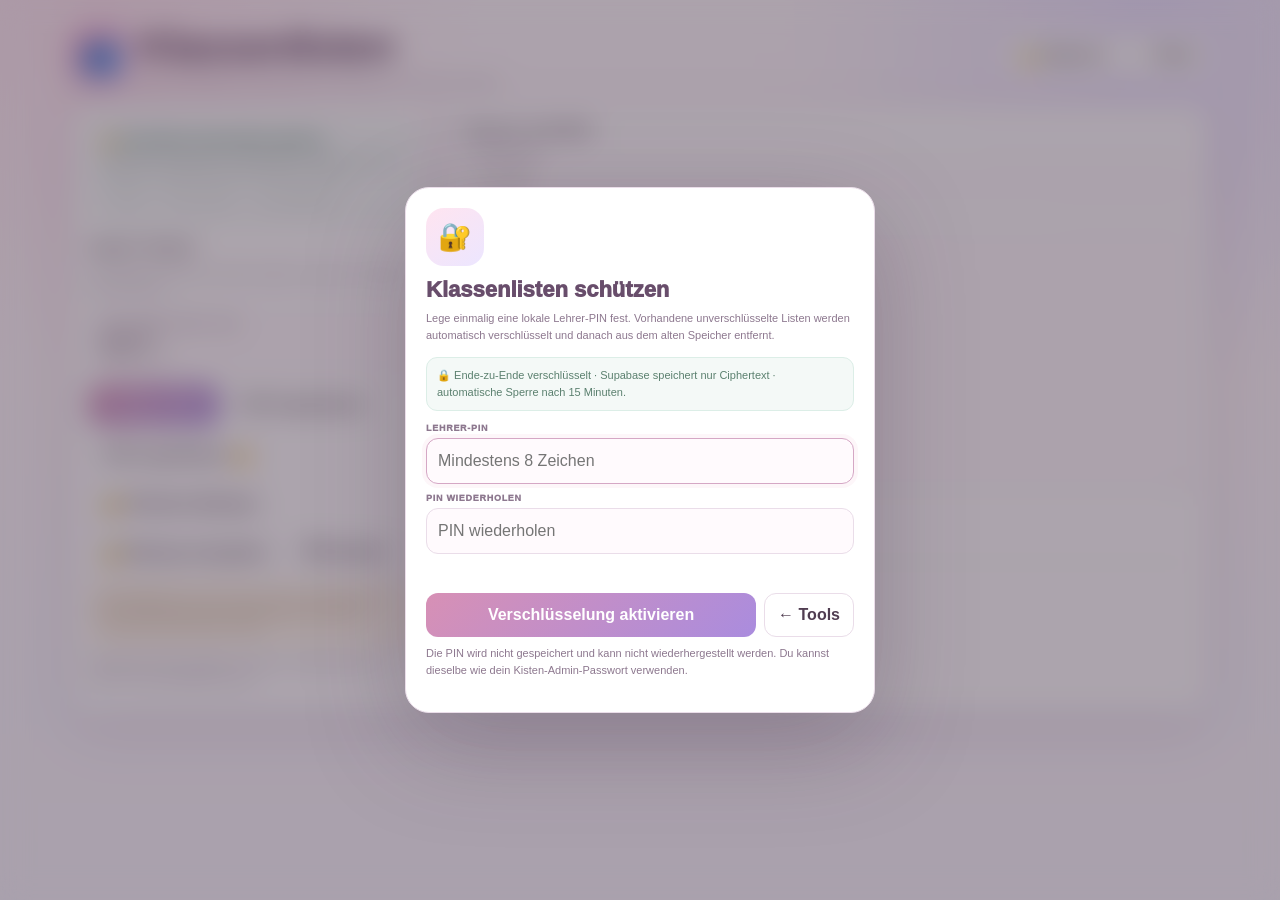
<file: tools/class-lists/index.html>
<!doctype html><html lang="de"><head><meta charset="utf-8"><meta name="viewport" content="width=device-width,initial-scale=1,viewport-fit=cover"><meta name="theme-color" content="#fff9fc"><meta name="apple-mobile-web-app-capable" content="yes"><link rel="manifest" href="../../manifest.webmanifest"><link rel="apple-touch-icon" href="../../assets/icons/app-180.png"><title>Klassenlisten · Kathleens Kiste</title>
<style>
:root{--ink:#503d51;--muted:#8d788f;--line:#eadde9;--pink:#efa5c7;--lilac:#b9a6e8;--green:#67a98f;--amber:#d7a05e;--shadow:0 18px 54px rgba(116,76,112,.12)}*{box-sizing:border-box}html,body{margin:0;min-height:100%;font-family:Inter,ui-rounded,"SF Pro Rounded",Arial,sans-serif;color:var(--ink);background:radial-gradient(circle at 8% 0,#ffe7f1 0,transparent 27%),radial-gradient(circle at 90% 4%,#ece5ff 0,transparent 27%),linear-gradient(180deg,#fffafd,#fff8fc 52%,#faf8ff)}button,input,textarea{font:inherit}button{cursor:pointer}.shell{max-width:1180px;margin:auto;padding:22px}.top{display:flex;justify-content:space-between;align-items:center;gap:14px;margin-bottom:16px}.brand{display:flex;align-items:center;gap:12px}.icon{width:55px;height:55px;border-radius:18px;background:linear-gradient(145deg,#f2a5c8,#bba7e8);display:grid;place-items:center;font-size:27px;box-shadow:0 12px 30px rgba(190,121,164,.18)}h1{margin:0;font-size:clamp(28px,4vw,43px);letter-spacing:-.04em;color:#674969}.sub{margin:5px 0 0;font-size:11px;color:var(--muted)}.btn{border:1px solid var(--line);background:#fff;color:var(--ink);border-radius:12px;padding:10px 13px;font-weight:850;min-height:42px}.btn.primary{border:0;color:#fff;background:linear-gradient(135deg,#d790b5,#aa8cde)}.btn.danger{background:#fff7fa;color:#a8556a}.actions{display:flex;gap:7px;flex-wrap:wrap}.grid{display:grid;grid-template-columns:360px 1fr;gap:14px}.panel{background:rgba(255,255,255,.9);border:1px solid var(--line);border-radius:20px;padding:16px;box-shadow:var(--shadow)}.panel h2{font-size:15px;margin:0 0 12px}.field{margin-bottom:11px}.field label{display:block;font-size:9px;font-weight:950;text-transform:uppercase;letter-spacing:.08em;color:var(--muted);margin-bottom:4px}.input,textarea{width:100%;border:1px solid var(--line);border-radius:11px;background:#fffafd;padding:10px;color:var(--ink);outline:none}textarea{min-height:260px;resize:vertical}.hint{font-size:10px;line-height:1.5;color:var(--muted)}.format{font-family:ui-monospace,SFMono-Regular,Consolas,monospace;font-size:10px;background:#fffafd;border:1px solid var(--line);border-radius:11px;padding:10px;white-space:pre;overflow:auto}.list{display:grid;gap:9px}.class-card{border:1px solid var(--line);border-radius:16px;padding:12px;background:#fff}.class-head{display:flex;justify-content:space-between;gap:10px;align-items:center}.class-head b{font-size:14px}.class-head small{display:block;font-size:9px;color:var(--muted);margin-top:3px}.names{display:flex;flex-wrap:wrap;gap:5px;margin-top:9px}.chip{font-size:9px;border:1px solid #eee0ea;background:#fff9fc;border-radius:999px;padding:5px 7px}.empty{padding:40px 16px;text-align:center;color:var(--muted);font-size:12px;border:1px dashed #dfcede;border-radius:15px}.security{border:1px solid #dceee7;background:#f6fbf9;border-radius:15px;padding:12px;margin-bottom:13px}.security-head{display:flex;align-items:center;gap:8px;font-size:12px;font-weight:950;color:#4e806b}.security p{font-size:9px;line-height:1.5;color:#6f8b7f;margin:6px 0 0}.warning{border:1px solid #efdcbc;background:#fff8ed;border-radius:12px;padding:10px;font-size:9px;line-height:1.5;color:#8d6a3c;margin-top:9px}.status-row{display:flex;gap:6px;flex-wrap:wrap;margin-top:10px}.status-chip{font-size:8px;font-weight:900;border-radius:999px;padding:5px 7px;border:1px solid #dceee7;background:#fff;color:#5c806f}.toast{position:fixed;left:50%;bottom:24px;transform:translateX(-50%) translateY(20px);z-index:21000;background:#684d72;color:#fff;border-radius:999px;padding:10px 14px;font-size:11px;font-weight:850;opacity:0;transition:.2s}.toast.show{opacity:1;transform:translateX(-50%)}.hidden{display:none!important}
@media(max-width:760px){.shell{padding:12px 10px calc(20px + env(safe-area-inset-bottom))}.top{align-items:flex-start}.brand{gap:9px}.icon{width:43px;height:43px;flex:0 0 43px;border-radius:14px;font-size:21px}h1{font-size:25px}.top-actions{display:grid;gap:5px}.top-actions .btn{font-size:10px;padding:9px 10px}.grid{grid-template-columns:1fr}.panel{padding:13px;border-radius:17px}.actions{display:grid;grid-template-columns:1fr 1fr}.actions .btn{font-size:10px;padding:9px}.input,textarea{font-size:16px}}
</style></head><body><main class="shell"><header class="top"><div class="brand"><div class="icon">👥</div><div><h1>Klassenlisten</h1><p class="sub">Lokal, verschlüsselt und gemeinsam für Randomizer und Team Generator.</p></div></div><div class="top-actions"><button class="btn" id="lockBtn">🔒 Sperren</button><button class="btn" id="backBtn">← Tools</button></div></header>
<div class="grid"><aside class="panel">
<div class="security"><div class="security-head">🔐 Geschützter Klassenlisten-Speicher</div><p>AES-256-GCM · Schlüssel nur im Arbeitsspeicher · keine Schülernamen in Supabase · automatische Sperre nach 15 Minuten Inaktivität.</p><div class="status-row"><span class="status-chip">Nur lokal</span><span class="status-chip">Auto-Lock 15 Min.</span><span class="status-chip">Kein Cloud-Upload</span></div></div>
<h2>Import / Export</h2><p class="hint">CSV-Vorlage: eine Zeile pro Schüler. Erlaubte Trennzeichen: Semikolon, Komma oder Tab.</p><div class="format">class_name;student_name
9a;Anna M.
9a;Ben K.
10b;Carla S.</div><div class="actions" style="margin-top:11px"><button class="btn primary" id="templateBtn">Vorlage laden</button><button class="btn" id="importBtn">CSV importieren</button><button class="btn" id="exportBtn">CSV exportieren ⚠️</button><button class="btn" id="secureBackupBtn">🔐 Sicheres Backup</button><button class="btn" id="restoreBackupBtn">🔐 Backup einspielen</button><button class="btn" id="changePinBtn">PIN ändern</button></div><input class="hidden" id="fileInput" type="file" accept=".csv,.txt,text/csv,application/json"><input class="hidden" id="secureFileInput" type="file" accept=".json,application/json">
<div class="warning"><b>CSV ist Klartext.</b> Beim Export stehen die Namen unverschlüsselt in der Datei. Für eine Sicherung oder Geräteübertragung ist deshalb das verschlüsselte Backup die bessere Wahl.</div><p class="hint" style="margin-top:10px">Datensparsam: Wenn möglich nur Vorname + Initial verwenden, z. B. „Anna M.“ statt vollständigem Namen.</p></aside>
<section class="panel"><h2>Klassen verwalten</h2><div class="field"><label>Klassenname</label><input class="input" id="className" placeholder="z. B. 9a"></div><div class="field"><label>Schüler – ein Name pro Zeile</label><textarea id="students" placeholder="Anna M.&#10;Ben K.&#10;Carla S."></textarea></div><div class="actions"><button class="btn primary" id="saveBtn">Liste speichern</button><button class="btn" id="newBtn">Neue Liste</button></div><hr style="border:0;border-top:1px solid var(--line);margin:16px 0"><div id="list" class="list"></div></section></div></main><div class="toast" id="toast"></div>
<script src="../classroom-tools-shared.js"></script><script>
(()=>{const $=s=>document.querySelector(s);let editId=null;function toast(t){const e=$('#toast');e.textContent=t;e.classList.add('show');setTimeout(()=>e.classList.remove('show'),1900)}function esc(s){return String(s||'').replace(/[&<>"']/g,ch=>({'&':'&amp;','<':'&lt;','>':'&gt;','"':'&quot;',"'":'&#039;'}[ch]))}function download(name,text,type){const b=new Blob([text],{type:type||'text/plain;charset=utf-8'}),a=document.createElement('a');a.href=URL.createObjectURL(b);a.download=name;a.click();setTimeout(()=>URL.revokeObjectURL(a.href),600)}function reset(){editId=null;$('#className').value='';$('#students').value='';$('#className').focus()}function edit(id){const c=KathleenClassLists.get(id);if(!c)return;editId=id;$('#className').value=c.name;$('#students').value=c.students.join('\n');window.scrollTo({top:0,behavior:'smooth'})}function render(){const lists=KathleenClassLists.load();$('#list').innerHTML=lists.length?lists.map(c=>'<article class="class-card"><div class="class-head"><span><b>'+esc(c.name)+'</b><small>'+c.students.length+' Schüler</small></span><span class="actions"><button class="btn" data-edit="'+c.id+'">Bearbeiten</button><button class="btn danger" data-del="'+c.id+'">Löschen</button></span></div><div class="names">'+c.students.map(n=>'<span class="chip">'+esc(n)+'</span>').join('')+'</div></article>').join(''):'<div class="empty">Noch keine Klassenlisten vorhanden.</div>';document.querySelectorAll('[data-edit]').forEach(b=>b.onclick=()=>edit(b.dataset.edit));document.querySelectorAll('[data-del]').forEach(b=>b.onclick=async()=>{const c=KathleenClassLists.get(b.dataset.del);if(c&&confirm(c.name+' wirklich löschen?')){await KathleenClassLists.remove(c.id);if(editId===c.id)reset();render();toast('Liste gelöscht')}})}
$('#saveBtn').onclick=async()=>{try{const c=await KathleenClassLists.upsert({id:editId,name:$('#className').value,students:$('#students').value});editId=c.id;render();toast('Verschlüsselt gespeichert ✓')}catch(e){toast(e.message)}};$('#newBtn').onclick=reset;
$('#templateBtn').onclick=()=>download('Kathleens_Klassenlisten_Vorlage.csv',KathleenClassLists.templateCsv(),'text/csv;charset=utf-8');
$('#exportBtn').onclick=()=>{if(!confirm('CSV enthält die Schülernamen unverschlüsselt. Wirklich exportieren?'))return;try{download('Kathleens_Klassenlisten.csv',KathleenClassLists.exportCsv(),'text/csv;charset=utf-8')}catch(e){toast(e.message)}};
$('#secureBackupBtn').onclick=()=>{try{download('Kathleens_Klassenlisten_SICHERES_Backup.json',KathleenClassLists.exportSecureBackup(),'application/json');toast('Verschlüsseltes Backup erstellt ✓')}catch(e){toast(e.message)}};
$('#restoreBackupBtn').onclick=()=>$('#secureFileInput').click();
$('#secureFileInput').onchange=async e=>{const f=e.target.files&&e.target.files[0];if(!f)return;try{const p=prompt('Lehrer-PIN des Backups:');if(p===null){e.target.value='';return}await KathleenClassLists.importSecureBackup(await f.text(),p);render();toast('Verschlüsseltes Backup geprüft und eingespielt ✓')}catch(err){toast(err.message||'Backup ungültig')}e.target.value=''};
$('#importBtn').onclick=()=>{$('#fileInput').accept='.csv,.txt,text/csv,.json,application/json';$('#fileInput').click()};
$('#fileInput').onchange=async e=>{const f=e.target.files&&e.target.files[0];if(!f)return;try{const text=await f.text();let r;if(f.name.toLowerCase().endsWith('.json'))r=await KathleenClassLists.importPlainJson(text);else r=await KathleenClassLists.importCsv(text);render();toast(r.classes+' Klassen importiert ✓')}catch(err){toast(err.message||'Import fehlgeschlagen')}e.target.value=''};
$('#changePinBtn').onclick=async()=>{const a=prompt('Neue Lehrer-PIN (mindestens 8 Zeichen):');if(a===null)return;const b=prompt('Neue Lehrer-PIN wiederholen:');if(a!==b){toast('Die beiden PINs stimmen nicht überein.');return}try{await KathleenClassLists.changePin(a);toast('Lehrer-PIN geändert ✓')}catch(e){toast(e.message)}};
$('#lockBtn').onclick=()=>KathleenClassLists.lock(true);$('#backBtn').onclick=()=>location.href='../../#tools';window.addEventListener('kathleen:classlists',render);
(async()=>{const ok=await KathleenClassLists.requireUnlock();if(ok)render()})();if('serviceWorker' in navigator)window.addEventListener('load',()=>navigator.serviceWorker.register('../../service-worker.js').catch(()=>{}));})();
</script></body></html>
</file>
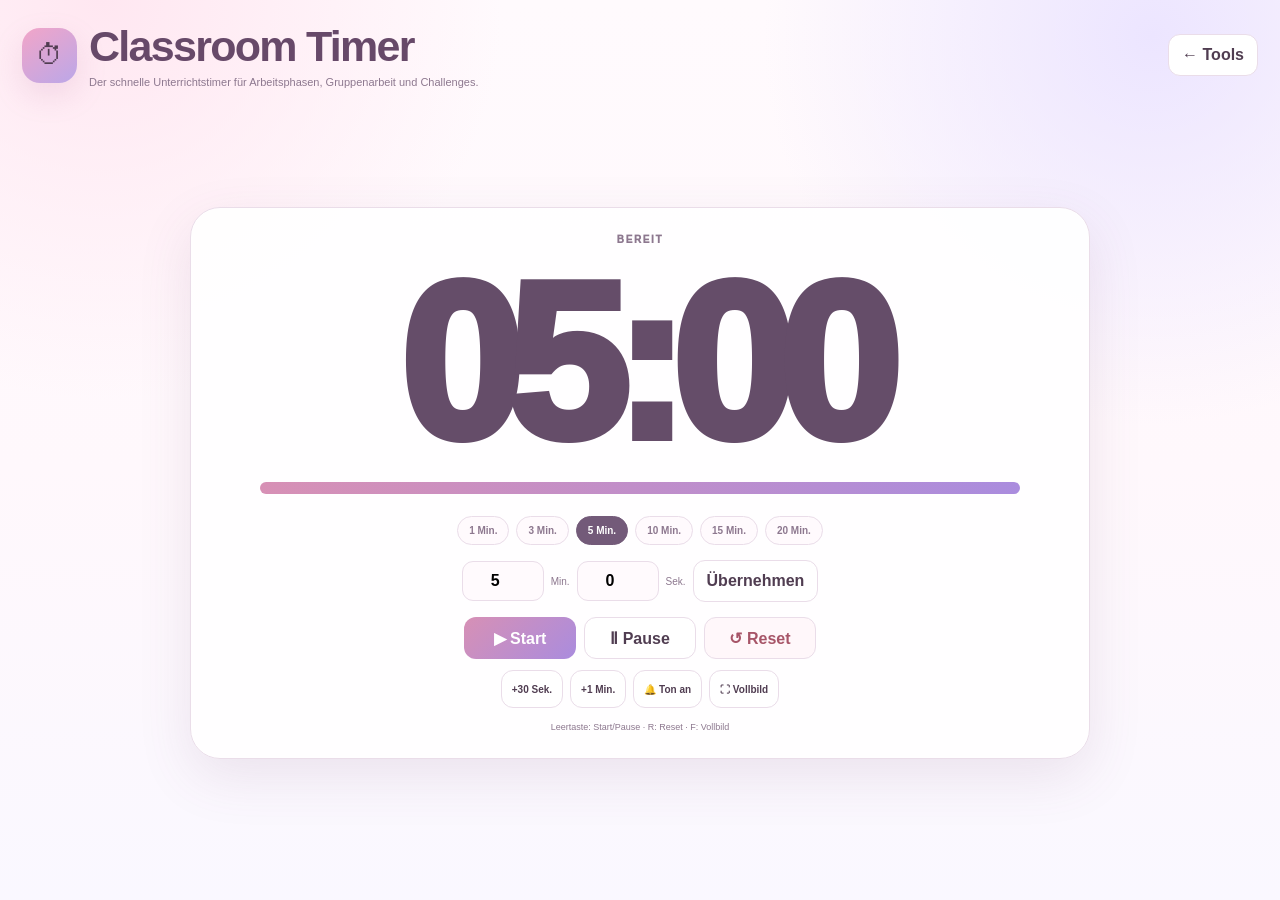
<file: tools/classroom-timer/index.html>
<!doctype html><html lang="de"><head><meta charset="utf-8"><meta name="viewport" content="width=device-width,initial-scale=1,viewport-fit=cover"><meta name="theme-color" content="#fff9fc"><meta name="apple-mobile-web-app-capable" content="yes"><link rel="manifest" href="../../manifest.webmanifest"><link rel="apple-touch-icon" href="../../assets/icons/app-180.png"><title>Classroom Timer · Kathleens Kiste</title>
<style>
:root{--ink:#503d51;--muted:#8d788f;--line:#eadde9;--pink:#efa5c7;--lilac:#b9a6e8;--green:#67a98f;--amber:#d7a05e;--red:#c6677b;--shadow:0 18px 54px rgba(116,76,112,.12)}*{box-sizing:border-box}html,body{margin:0;min-height:100%;font-family:Inter,ui-rounded,"SF Pro Rounded",Arial,sans-serif;color:var(--ink);background:radial-gradient(circle at 8% 0,#ffe7f1 0,transparent 27%),radial-gradient(circle at 90% 4%,#ece5ff 0,transparent 27%),linear-gradient(180deg,#fffafd,#fff8fc 52%,#faf8ff)}button,input{font:inherit}button{cursor:pointer}.shell{min-height:100dvh;display:flex;flex-direction:column;max-width:1280px;margin:auto;padding:22px}.top{display:flex;justify-content:space-between;align-items:center;gap:14px}.brand{display:flex;align-items:center;gap:12px}.icon{width:55px;height:55px;border-radius:18px;background:linear-gradient(145deg,#f2a5c8,#bba7e8);display:grid;place-items:center;font-size:27px;box-shadow:0 12px 30px rgba(190,121,164,.18)}h1{margin:0;font-size:clamp(28px,4vw,43px);letter-spacing:-.04em;color:#674969}.sub{margin:5px 0 0;font-size:11px;color:var(--muted)}.btn{border:1px solid var(--line);background:#fff;color:var(--ink);border-radius:12px;padding:10px 13px;font-weight:850;min-height:42px}.btn.primary{border:0;color:#fff;background:linear-gradient(135deg,#d790b5,#aa8cde)}.btn.danger{color:#a75568;background:#fff7fa}.stage{flex:1;display:grid;place-items:center;padding:22px 0}.timer-card{width:min(900px,100%);background:rgba(255,255,255,.92);border:1px solid var(--line);border-radius:30px;padding:26px;box-shadow:var(--shadow);text-align:center;transition:.25s}.timer-card.warn{box-shadow:0 18px 54px rgba(215,160,94,.2)}.timer-card.urgent{box-shadow:0 18px 54px rgba(198,103,123,.25)}.label{font-size:10px;text-transform:uppercase;letter-spacing:.16em;color:var(--muted);font-weight:950}.time{font-size:clamp(92px,20vw,220px);line-height:.88;font-weight:1000;letter-spacing:-.07em;color:#654d69;margin:24px 0 20px;font-variant-numeric:tabular-nums}.warn .time{color:#9a6f37}.urgent .time{color:#a95267}.progress{height:12px;border-radius:99px;background:#f2e8ef;overflow:hidden;margin:0 auto 22px;max-width:760px}.bar{height:100%;width:100%;background:linear-gradient(90deg,#d790b5,#aa8cde);transition:width .2s linear,background .2s}.warn .bar{background:#d7a05e}.urgent .bar{background:#c6677b}.presets{display:flex;gap:7px;flex-wrap:wrap;justify-content:center;margin-bottom:15px}.preset{border:1px solid var(--line);background:#fffafd;border-radius:999px;padding:8px 11px;font-size:10px;font-weight:900;color:var(--muted)}.preset.active{background:#735a79;color:#fff;border-color:#735a79}.custom{display:flex;gap:7px;justify-content:center;align-items:center;margin-bottom:15px}.custom input{width:82px;border:1px solid var(--line);border-radius:11px;padding:10px;text-align:center;background:#fffafd;font-weight:900}.custom span{font-size:10px;color:var(--muted)}.actions{display:flex;gap:8px;flex-wrap:wrap;justify-content:center}.actions .btn{min-width:112px}.extras{display:flex;gap:7px;justify-content:center;flex-wrap:wrap;margin-top:11px}.extras .btn{font-size:10px;min-height:38px;padding:8px 10px}.hint{font-size:9px;color:var(--muted);margin-top:14px}.flash{animation:flash .35s ease 6}@keyframes flash{50%{background:#fff0f4;transform:scale(1.008)}}@media(max-width:700px){.shell{padding:12px 10px calc(16px + env(safe-area-inset-bottom))}.top{align-items:flex-start}.brand{gap:9px}.icon{width:43px;height:43px;flex:0 0 43px;border-radius:14px;font-size:21px}h1{font-size:25px}.top>.btn{font-size:10px;padding:9px 10px}.stage{padding:10px 0}.timer-card{padding:18px 11px;border-radius:22px}.time{font-size:clamp(76px,25vw,122px);margin:18px 0}.progress{height:10px;margin-bottom:17px}.presets{gap:5px}.preset{padding:8px 9px}.actions{display:grid;grid-template-columns:1fr 1fr}.actions .btn{min-width:0}.actions .primary{grid-column:1/-1}.extras{display:grid;grid-template-columns:repeat(2,1fr)}.custom input{font-size:16px}.hint{display:none}}@media(max-width:700px) and (orientation:landscape){.shell{padding-top:7px}.top{display:none}.stage{padding:0}.timer-card{padding:10px 14px}.time{font-size:30vh;margin:7px 0}.presets,.custom,.hint{display:none}.progress{margin-bottom:9px}.actions .btn,.extras .btn{min-height:36px;padding:6px}.extras{margin-top:6px}}
</style></head><body><main class="shell"><header class="top"><div class="brand"><div class="icon">⏱</div><div><h1>Classroom Timer</h1><p class="sub">Der schnelle Unterrichtstimer für Arbeitsphasen, Gruppenarbeit und Challenges.</p></div></div><button class="btn" id="backBtn">← Tools</button></header><section class="stage"><div class="timer-card" id="card"><div class="label" id="stateLabel">Bereit</div><div class="time" id="time">05:00</div><div class="progress"><div class="bar" id="bar"></div></div><div class="presets" id="presets"><button class="preset" data-sec="60">1 Min.</button><button class="preset" data-sec="180">3 Min.</button><button class="preset active" data-sec="300">5 Min.</button><button class="preset" data-sec="600">10 Min.</button><button class="preset" data-sec="900">15 Min.</button><button class="preset" data-sec="1200">20 Min.</button></div><div class="custom"><input id="minInput" type="number" min="0" max="180" value="5" inputmode="numeric"><span>Min.</span><input id="secInput" type="number" min="0" max="59" value="0" inputmode="numeric"><span>Sek.</span><button class="btn" id="setBtn">Übernehmen</button></div><div class="actions"><button class="btn primary" id="startBtn">▶ Start</button><button class="btn" id="pauseBtn">Ⅱ Pause</button><button class="btn danger" id="resetBtn">↺ Reset</button></div><div class="extras"><button class="btn" id="plus30">+30 Sek.</button><button class="btn" id="plus60">+1 Min.</button><button class="btn" id="soundBtn">🔔 Ton an</button><button class="btn" id="fullBtn">⛶ Vollbild</button></div><div class="hint">Leertaste: Start/Pause · R: Reset · F: Vollbild</div></div></section></main>
<script>
(()=>{const $=s=>document.querySelector(s);let total=300,remaining=300,running=false,endAt=0,timer=null,sound=true,audioCtx=null;function fmt(sec){sec=Math.max(0,Math.ceil(sec));return String(Math.floor(sec/60)).padStart(2,'0')+':'+String(sec%60).padStart(2,'0')}function render(){const ratio=total?remaining/total:0;$('#time').textContent=fmt(remaining);$('#bar').style.width=Math.max(0,Math.min(100,ratio*100))+'%';const card=$('#card');card.classList.toggle('warn',ratio<=.2&&ratio>.1&&remaining>0);card.classList.toggle('urgent',ratio<=.1&&remaining>0);$('#stateLabel').textContent=running?'Läuft':remaining<=0?'Zeit ist um':'Bereit';document.title=fmt(remaining)+' · Classroom Timer'}function stopTick(){if(timer){clearInterval(timer);timer=null}}function tick(){remaining=Math.max(0,(endAt-Date.now())/1000);if(remaining<=0){remaining=0;running=false;stopTick();finish()}render()}function start(){if(running||remaining<=0)return;running=true;endAt=Date.now()+remaining*1000;timer=setInterval(tick,200);render()}function pause(){if(!running)return;tick();running=false;stopTick();render()}function reset(){running=false;stopTick();remaining=total;render();$('#card').classList.remove('flash')}function setTime(sec){running=false;stopTick();total=Math.max(1,Math.round(sec));remaining=total;$('#minInput').value=Math.floor(total/60);$('#secInput').value=total%60;document.querySelectorAll('.preset').forEach(b=>b.classList.toggle('active',Number(b.dataset.sec)===total));render()}function add(sec){if(running){remaining=Math.max(0,(endAt-Date.now())/1000)+sec;endAt=Date.now()+remaining*1000}else remaining+=sec;total=Math.max(total,remaining);render()}function beep(){if(!sound)return;try{audioCtx=audioCtx||new(window.AudioContext||window.webkitAudioContext)();[0,.25,.5].forEach((d,i)=>{const o=audioCtx.createOscillator(),g=audioCtx.createGain();o.frequency.value=[660,770,880][i];g.gain.setValueAtTime(.0001,audioCtx.currentTime+d);g.gain.exponentialRampToValueAtTime(.18,audioCtx.currentTime+d+.01);g.gain.exponentialRampToValueAtTime(.0001,audioCtx.currentTime+d+.18);o.connect(g);g.connect(audioCtx.destination);o.start(audioCtx.currentTime+d);o.stop(audioCtx.currentTime+d+.2)})}catch(e){}}function finish(){beep();const c=$('#card');c.classList.remove('flash');void c.offsetWidth;c.classList.add('flash')}document.querySelectorAll('.preset').forEach(b=>b.onclick=()=>setTime(Number(b.dataset.sec)));$('#setBtn').onclick=()=>setTime(Number($('#minInput').value||0)*60+Number($('#secInput').value||0));$('#startBtn').onclick=start;$('#pauseBtn').onclick=pause;$('#resetBtn').onclick=reset;$('#plus30').onclick=()=>add(30);$('#plus60').onclick=()=>add(60);$('#soundBtn').onclick=()=>{sound=!sound;$('#soundBtn').textContent=sound?'🔔 Ton an':'🔕 Ton aus'};$('#fullBtn').onclick=()=>{if(!document.fullscreenElement)document.documentElement.requestFullscreen?.();else document.exitFullscreen?.()};$('#backBtn').onclick=()=>location.href='../../#tools';document.addEventListener('keydown',e=>{if(['INPUT','TEXTAREA'].includes(document.activeElement?.tagName))return;if(e.code==='Space'){e.preventDefault();running?pause():start()}if(e.key.toLowerCase()==='r')reset();if(e.key.toLowerCase()==='f')$('#fullBtn').click()});render();if('serviceWorker' in navigator)window.addEventListener('load',()=>navigator.serviceWorker.register('../../service-worker.js').catch(()=>{}));})();
</script></body></html>
</file>
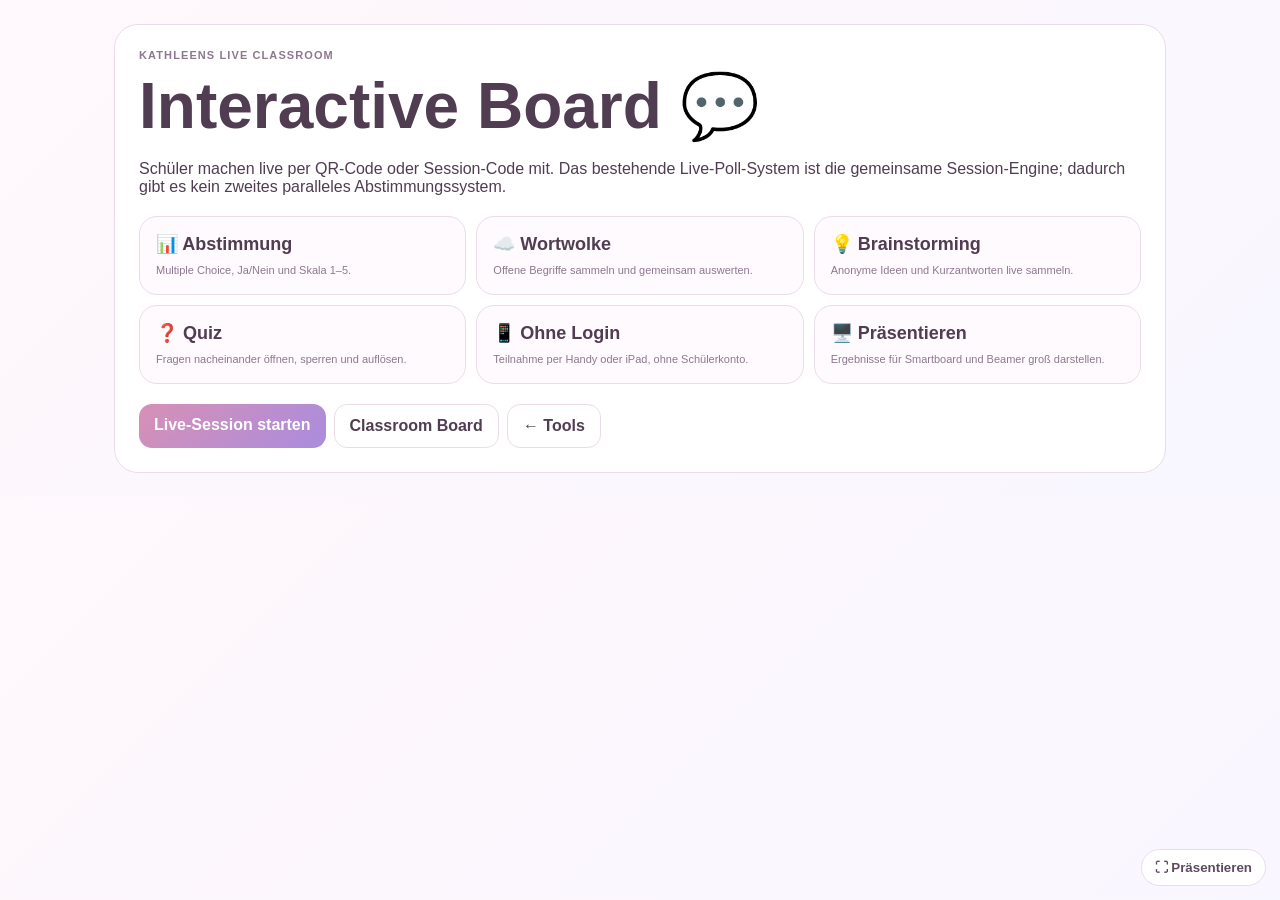
<file: tools/interactive-board/index.html>
<!doctype html><html lang="de"><head><meta charset="utf-8"><meta name="viewport" content="width=device-width,initial-scale=1"><title>Interactive Board</title><style>*{box-sizing:border-box}body{margin:0;font-family:Inter,Arial,sans-serif;color:#503d51;background:linear-gradient(135deg,#fff8fc,#f8f6ff)}main{max-width:1100px;margin:auto;padding:24px}.hero{background:#fff;border:1px solid #eadde9;border-radius:24px;padding:24px}.kicker{font-size:11px;color:#8d788f;font-weight:900;text-transform:uppercase;letter-spacing:.1em}h1{font-size:clamp(34px,6vw,64px);margin:8px 0}.grid{display:grid;grid-template-columns:repeat(3,1fr);gap:10px;margin:20px 0}.card{border:1px solid #eadde9;border-radius:18px;padding:16px;background:#fffafd}.card b{display:block;font-size:18px;margin-bottom:5px}.card span{font-size:11px;color:#8d788f}.actions{display:flex;gap:8px;flex-wrap:wrap}.btn{display:inline-block;text-decoration:none;border:1px solid #eadde9;border-radius:13px;padding:12px 15px;background:#fff;color:#503d51;font-weight:900}.primary{border:0;color:#fff;background:linear-gradient(135deg,#d790b5,#aa8cde)}@media(max-width:700px){.grid{grid-template-columns:1fr}main{padding:12px}}</style></head><body><main><section class="hero"><div class="kicker">Kathleens Live Classroom</div><h1>Interactive Board 💬</h1><p>Schüler machen live per QR-Code oder Session-Code mit. Das bestehende Live-Poll-System ist die gemeinsame Session-Engine; dadurch gibt es kein zweites paralleles Abstimmungssystem.</p><div class="grid"><div class="card"><b>📊 Abstimmung</b><span>Multiple Choice, Ja/Nein und Skala 1–5.</span></div><div class="card"><b>☁️ Wortwolke</b><span>Offene Begriffe sammeln und gemeinsam auswerten.</span></div><div class="card"><b>💡 Brainstorming</b><span>Anonyme Ideen und Kurzantworten live sammeln.</span></div><div class="card"><b>❓ Quiz</b><span>Fragen nacheinander öffnen, sperren und auflösen.</span></div><div class="card"><b>📱 Ohne Login</b><span>Teilnahme per Handy oder iPad, ohne Schülerkonto.</span></div><div class="card"><b>🖥️ Präsentieren</b><span>Ergebnisse für Smartboard und Beamer groß darstellen.</span></div></div><div class="actions"><a class="btn primary" href="../live-poll/">Live-Session starten</a><a class="btn" href="../classroom-board/">Classroom Board</a><a class="btn" href="../../#tools">← Tools</a></div></section></main><script src="../presentation-mode.js"></script></body></html>
</file>
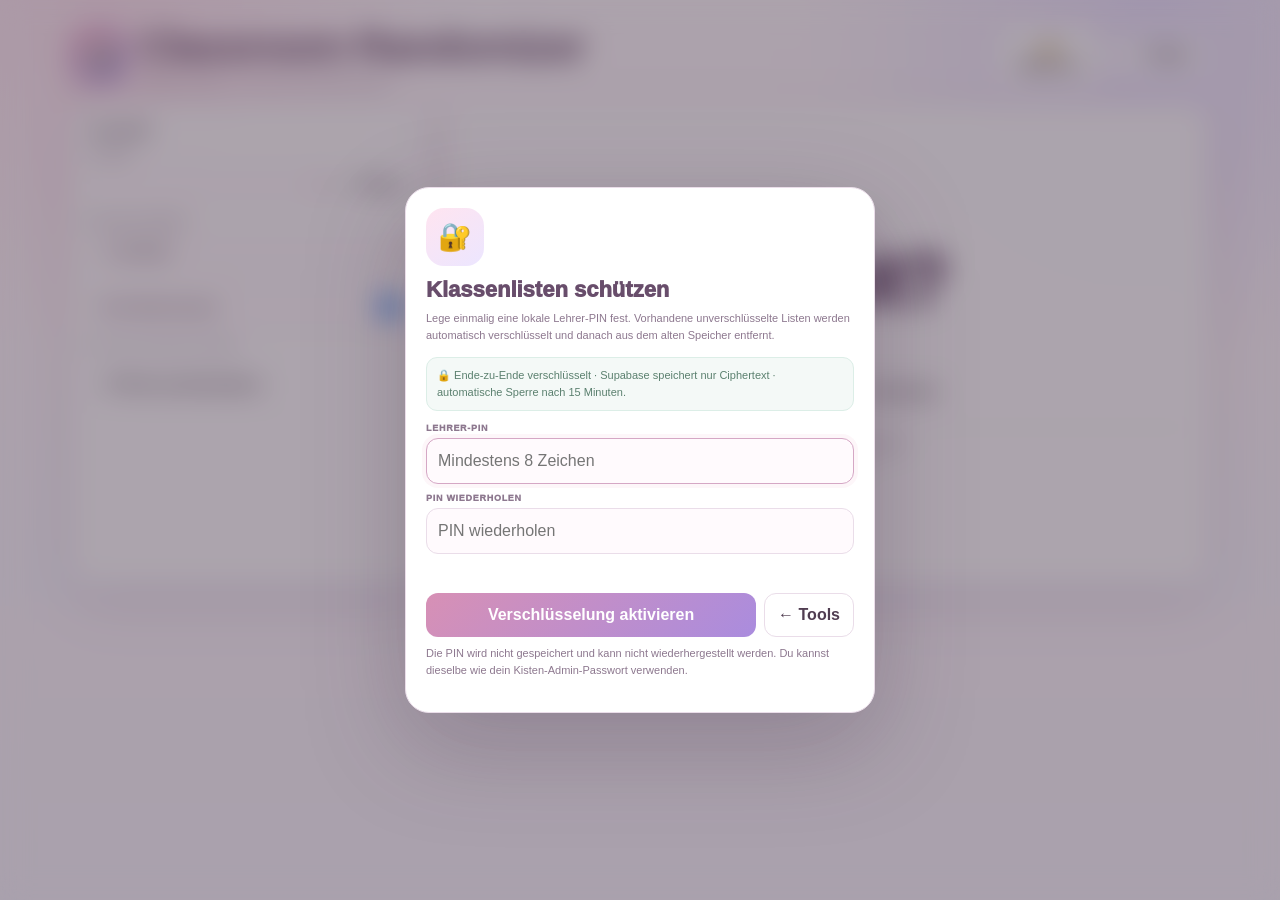
<file: tools/randomizer/index.html>
<!doctype html><html lang="de"><head><meta charset="utf-8"><meta name="viewport" content="width=device-width,initial-scale=1,viewport-fit=cover"><meta name="theme-color" content="#fff9fc"><meta name="apple-mobile-web-app-capable" content="yes"><link rel="manifest" href="../../manifest.webmanifest"><link rel="apple-touch-icon" href="../../assets/icons/app-180.png"><title>Classroom Randomizer · Kathleens Kiste</title>
<style>
:root{--ink:#503d51;--muted:#8d788f;--line:#eadde9;--pink:#efa5c7;--lilac:#b9a6e8;--green:#67a98f;--amber:#d7a05e;--shadow:0 18px 54px rgba(116,76,112,.12)}*{box-sizing:border-box}html,body{margin:0;min-height:100%;font-family:Inter,ui-rounded,"SF Pro Rounded",Arial,sans-serif;color:var(--ink);background:radial-gradient(circle at 8% 0,#ffe7f1 0,transparent 27%),radial-gradient(circle at 90% 4%,#ece5ff 0,transparent 27%),linear-gradient(180deg,#fffafd,#fff8fc 52%,#faf8ff)}button,input,select,textarea{font:inherit}button{cursor:pointer}.shell{max-width:1180px;margin:auto;padding:22px}.top{display:flex;justify-content:space-between;align-items:center;gap:14px;margin-bottom:16px}.brand{display:flex;align-items:center;gap:12px}.icon{width:55px;height:55px;border-radius:18px;background:linear-gradient(145deg,#f2a5c8,#bba7e8);display:grid;place-items:center;font-size:27px;box-shadow:0 12px 30px rgba(190,121,164,.18)}h1{margin:0;font-size:clamp(28px,4vw,43px);letter-spacing:-.04em;color:#674969}.sub{margin:5px 0 0;font-size:11px;color:var(--muted)}.btn{border:1px solid var(--line);background:#fff;color:var(--ink);border-radius:12px;padding:10px 13px;font-weight:850;min-height:42px}.btn.primary{border:0;color:#fff;background:linear-gradient(135deg,#d790b5,#aa8cde)}.btn.ghost{background:rgba(255,255,255,.7)}.layout{display:grid;grid-template-columns:360px 1fr;gap:14px}.panel{background:rgba(255,255,255,.9);border:1px solid var(--line);border-radius:20px;padding:16px;box-shadow:var(--shadow)}.panel h2{font-size:15px;margin:0 0 12px}.field{margin-bottom:11px}.field label{display:block;font-size:9px;font-weight:950;text-transform:uppercase;letter-spacing:.08em;color:var(--muted);margin-bottom:4px}.select,.input{width:100%;border:1px solid var(--line);border-radius:11px;background:#fffafd;padding:10px;color:var(--ink);outline:none}.row{display:flex;gap:7px;align-items:center}.row>*{flex:1}.toggle{display:flex;align-items:center;justify-content:space-between;gap:12px;border:1px solid var(--line);border-radius:12px;padding:10px 11px;background:#fffafd;font-size:11px;font-weight:800}.toggle input{width:20px;height:20px}.pool{font-size:10px;color:var(--muted);margin-top:8px;line-height:1.45}.stage{min-height:480px;display:flex;flex-direction:column;justify-content:center;align-items:center;text-align:center;position:relative;overflow:hidden}.eyebrow{font-size:10px;text-transform:uppercase;letter-spacing:.16em;color:#aa83a0;font-weight:950}.roulette{font-size:clamp(34px,7vw,74px);line-height:1.02;font-weight:1000;letter-spacing:-.04em;color:#694d6e;min-height:86px;display:grid;place-items:center;margin:12px 0}.roulette.spinning{animation:pulse .16s ease-in-out infinite alternate}@keyframes pulse{to{transform:scale(1.035);filter:blur(.2px)}}.results{display:grid;grid-template-columns:repeat(3,minmax(0,1fr));gap:9px;width:100%;max-width:760px;margin:12px auto}.winner{border:1px solid #e9d4e2;background:linear-gradient(135deg,#fff4f9,#f3efff);border-radius:16px;padding:16px 12px;font-weight:950;font-size:19px;box-shadow:0 10px 24px rgba(121,76,116,.08)}.cta{display:flex;gap:8px;flex-wrap:wrap;justify-content:center;margin-top:10px}.history{margin-top:14px;border-top:1px solid var(--line);padding-top:12px;width:100%;max-width:760px}.history h3{font-size:10px;text-transform:uppercase;letter-spacing:.1em;color:var(--muted);margin:0 0 7px}.chips{display:flex;flex-wrap:wrap;gap:5px;justify-content:center}.chip{font-size:9px;border:1px solid var(--line);background:#fff;border-radius:999px;padding:6px 8px}.empty{color:var(--muted);font-size:12px}.modal{position:fixed;inset:0;z-index:100;display:none;place-items:center;padding:18px;background:rgba(61,44,63,.3);backdrop-filter:blur(6px)}.modal.show{display:grid}.modal-card{width:min(650px,95vw);max-height:90vh;overflow:auto;background:#fff;border:1px solid var(--line);border-radius:22px;padding:18px;box-shadow:0 28px 90px rgba(76,50,77,.25)}.modal-card h2{margin:0;font-size:20px}.modal-card p{font-size:11px;color:var(--muted);line-height:1.5}.modal textarea{width:100%;min-height:270px;border:1px solid var(--line);border-radius:12px;padding:11px;background:#fffafd;resize:vertical}.modal-actions{display:flex;gap:7px;flex-wrap:wrap;margin-top:12px}.toast{position:fixed;left:50%;bottom:24px;transform:translateX(-50%) translateY(20px);z-index:120;background:#684d72;color:#fff;border-radius:999px;padding:10px 14px;font-size:11px;font-weight:850;opacity:0;transition:.2s}.toast.show{opacity:1;transform:translateX(-50%)}
@media(max-width:760px){.shell{padding:12px 10px calc(20px + env(safe-area-inset-bottom))}.top{align-items:flex-start}.brand{gap:9px}.icon{width:43px;height:43px;flex:0 0 43px;border-radius:14px;font-size:21px}h1{font-size:25px}.top>.btn{min-height:44px;padding:9px 10px;font-size:10px}.layout{grid-template-columns:1fr}.panel{border-radius:17px;padding:13px}.stage{min-height:390px}.roulette{font-size:42px;min-height:70px}.results{grid-template-columns:1fr}.winner{font-size:17px;padding:13px}.modal{align-items:end;padding:0}.modal-card{width:100%;max-width:none;border-radius:22px 22px 0 0;padding:17px 14px calc(18px + env(safe-area-inset-bottom))}.modal input,.modal textarea{font-size:16px}}
</style></head><body><main class="shell">
<header class="top"><div class="brand"><div class="icon">🎲</div><div><h1>Classroom Randomizer</h1><p class="sub">Zufällig auswählen – fair und ohne Wiederholungen.</p></div></div><div class="row" style="flex:0 0 auto"><button class="btn" id="vaultLockBtn">🔒 Sperren</button><button class="btn ghost" id="backBtn">← Tools</button></div></header>
<div class="layout"><aside class="panel"><h2>Auswahl</h2>
<div class="field"><label>Klasse</label><div class="row"><select class="select" id="classSelect"></select><button class="btn" id="editListBtn" style="flex:0 0 auto">Listen</button></div></div>
<div class="field"><label>Wie viele ziehen?</label><select class="select" id="countSelect"><option value="1">1 Schüler</option><option value="2">2 Schüler</option><option value="3">3 Schüler</option><option value="4">4 Schüler</option><option value="5">5 Schüler</option></select></div>
<label class="toggle"><span>Ohne Wiederholungen</span><input type="checkbox" id="noRepeat" checked></label>
<div class="pool" id="poolInfo">Noch keine Klassenliste angelegt.</div>
<div class="cta" style="justify-content:flex-start"><button class="btn" id="resetPoolBtn">↺ Pool zurücksetzen</button></div>
</aside>
<section class="panel stage"><div class="eyebrow">Wer ist dran?</div><div class="roulette" id="roulette">Bereit?</div><div class="results" id="results"></div><div class="cta"><button class="btn primary" id="drawBtn">🎲 Jetzt ziehen</button><button class="btn" id="againBtn">Nochmal</button></div><div class="history"><h3>Heute bereits gezogen</h3><div class="chips" id="history"><span class="empty">Noch niemand.</span></div></div></section></div>
</main><div class="toast" id="toast"></div>
<div class="modal" id="listModal"><div class="modal-card"><h2>Klassenlisten</h2><p>Diese Liste wird auch vom Team Generator verwendet und verschlüsselt auf diesem Gerät gespeichert.</p><div class="field"><label>Klassenname</label><input class="input" id="listName" placeholder="z. B. 9a"></div><div class="field"><label>Schüler – ein Name pro Zeile</label><textarea id="studentText" placeholder="Anna M.&#10;Ben K.&#10;Carla S."></textarea></div><div class="modal-actions"><button class="btn primary" id="saveListBtn">Liste speichern</button><button class="btn" id="newListBtn">Neue Liste</button><button class="btn" id="deleteListBtn">Löschen</button><button class="btn" id="closeListBtn">Schließen</button></div></div></div>
<script src="../classroom-tools-shared.js"></script><script>
(()=>{const $=s=>document.querySelector(s);let editingId=null,drawn=[],spinning=false;function toast(t){const e=$('#toast');e.textContent=t;e.classList.add('show');setTimeout(()=>e.classList.remove('show'),1700)}function lists(){return window.KathleenClassLists.load()}function selected(){return window.KathleenClassLists.get($('#classSelect').value)}function poolKey(){return 'kathleenRandomizerDrawnIndexes:'+(selected()?.id||'none')}function loadDrawn(){try{drawn=JSON.parse(sessionStorage.getItem(poolKey())||'[]');if(!Array.isArray(drawn))drawn=[];drawn=drawn.filter(Number.isInteger)}catch(e){drawn=[]}}function saveDrawn(){sessionStorage.setItem(poolKey(),JSON.stringify(drawn))}function refreshSelect(prefer){const all=lists(),sel=prefer||$('#classSelect').value;$('#classSelect').innerHTML=all.length?all.map(x=>'<option value="'+x.id+'">'+escapeHtml(x.name)+' · '+x.students.length+'</option>').join(''):'<option value="">Keine Klassenliste</option>';if(all.some(x=>x.id===sel))$('#classSelect').value=sel;loadDrawn();renderState()}function renderState(){const c=selected();if(!c){$('#poolInfo').textContent='Noch keine Klassenliste angelegt.';$('#drawBtn').disabled=true;$('#history').innerHTML='<span class="empty">Noch niemand.</span>';return}drawn=drawn.filter(i=>Number.isInteger(i)&&i>=0&&i<c.students.length);const left=c.students.length-drawn.length;$('#poolInfo').textContent=c.students.length+' Schüler · '+($('#noRepeat').checked?left+' noch im Pool':'Wiederholungen erlaubt');$('#drawBtn').disabled=!c.students.length;$('#history').innerHTML=drawn.length?drawn.map(i=>'<span class="chip">'+escapeHtml(c.students[i])+'</span>').join(''):'<span class="empty">Noch niemand.</span>'}function escapeHtml(s){return String(s||'').replace(/[&<>"']/g,ch=>({'&':'&amp;','<':'&lt;','>':'&gt;','"':'&quot;',"'":'&#039;'}[ch]))}function openEditor(){const c=selected();editingId=c?.id||null;$('#listName').value=c?.name||'';$('#studentText').value=(c?.students||[]).join('\n');$('#deleteListBtn').disabled=!c;$('#listModal').classList.add('show')}function newEditor(){editingId=null;$('#listName').value='';$('#studentText').value='';$('#deleteListBtn').disabled=true;$('#listName').focus()}async function draw(){if(spinning)return;const c=selected();if(!c||!c.students.length)return;const noRepeat=$('#noRepeat').checked,count=Number($('#countSelect').value),allIdx=c.students.map((_,i)=>i);let available=noRepeat?allIdx.filter(i=>!drawn.includes(i)):allIdx;if(noRepeat&&available.length<count){if(!available.length){toast('Pool ist leer – zuerst zurücksetzen');return}toast('Nur noch '+available.length+' im Pool')}const take=Math.min(count,available.length);spinning=true;$('#results').innerHTML='';$('#drawBtn').disabled=true;$('#roulette').classList.add('spinning');const ticker=setInterval(()=>{$('#roulette').textContent=c.students[Math.floor(Math.random()*c.students.length)]},75);await new Promise(r=>setTimeout(r,1150));clearInterval(ticker);const winnerIdx=window.KathleenClassLists.shuffle(available).slice(0,take),winnerNames=winnerIdx.map(i=>c.students[i]);$('#roulette').classList.remove('spinning');$('#roulette').textContent=winnerNames.length===1?winnerNames[0]:'Ausgewählt!';$('#results').innerHTML=winnerNames.map(n=>'<div class="winner">'+escapeHtml(n)+'</div>').join('');if(noRepeat){drawn=[...drawn,...winnerIdx.filter(i=>!drawn.includes(i))];saveDrawn()}renderState();spinning=false;$('#drawBtn').disabled=false}
$('#classSelect').onchange=()=>{loadDrawn();$('#results').innerHTML='';$('#roulette').textContent='Bereit?';renderState()};$('#noRepeat').onchange=renderState;$('#drawBtn').onclick=draw;$('#againBtn').onclick=draw;$('#resetPoolBtn').onclick=()=>{drawn=[];saveDrawn();renderState();toast('Pool zurückgesetzt')};$('#editListBtn').onclick=openEditor;$('#closeListBtn').onclick=()=>$('#listModal').classList.remove('show');$('#newListBtn').onclick=newEditor;
$('#saveListBtn').onclick=async()=>{try{const item=await window.KathleenClassLists.upsert({id:editingId,name:$('#listName').value,students:$('#studentText').value});editingId=item.id;refreshSelect(item.id);toast('Verschlüsselt gespeichert ✓')}catch(e){toast(e.message)}};
$('#deleteListBtn').onclick=async()=>{if(!editingId||!confirm('Klassenliste wirklich löschen?'))return;await window.KathleenClassLists.remove(editingId);editingId=null;newEditor();refreshSelect();toast('Liste gelöscht')};
$('#vaultLockBtn').onclick=()=>window.KathleenClassLists.lock(true);$('#backBtn').onclick=()=>location.href='../../#tools';window.addEventListener('kathleen:classlists',()=>refreshSelect());
(async()=>{for(let i=sessionStorage.length-1;i>=0;i--){const k=sessionStorage.key(i);if(k&&k.startsWith('kathleenRandomizerDrawn:'))sessionStorage.removeItem(k)}const ok=await window.KathleenClassLists.requireUnlock();if(ok)refreshSelect()})();if('serviceWorker' in navigator)window.addEventListener('load',()=>navigator.serviceWorker.register('../../service-worker.js').catch(()=>{}));})();;
</script></body></html>
</file>
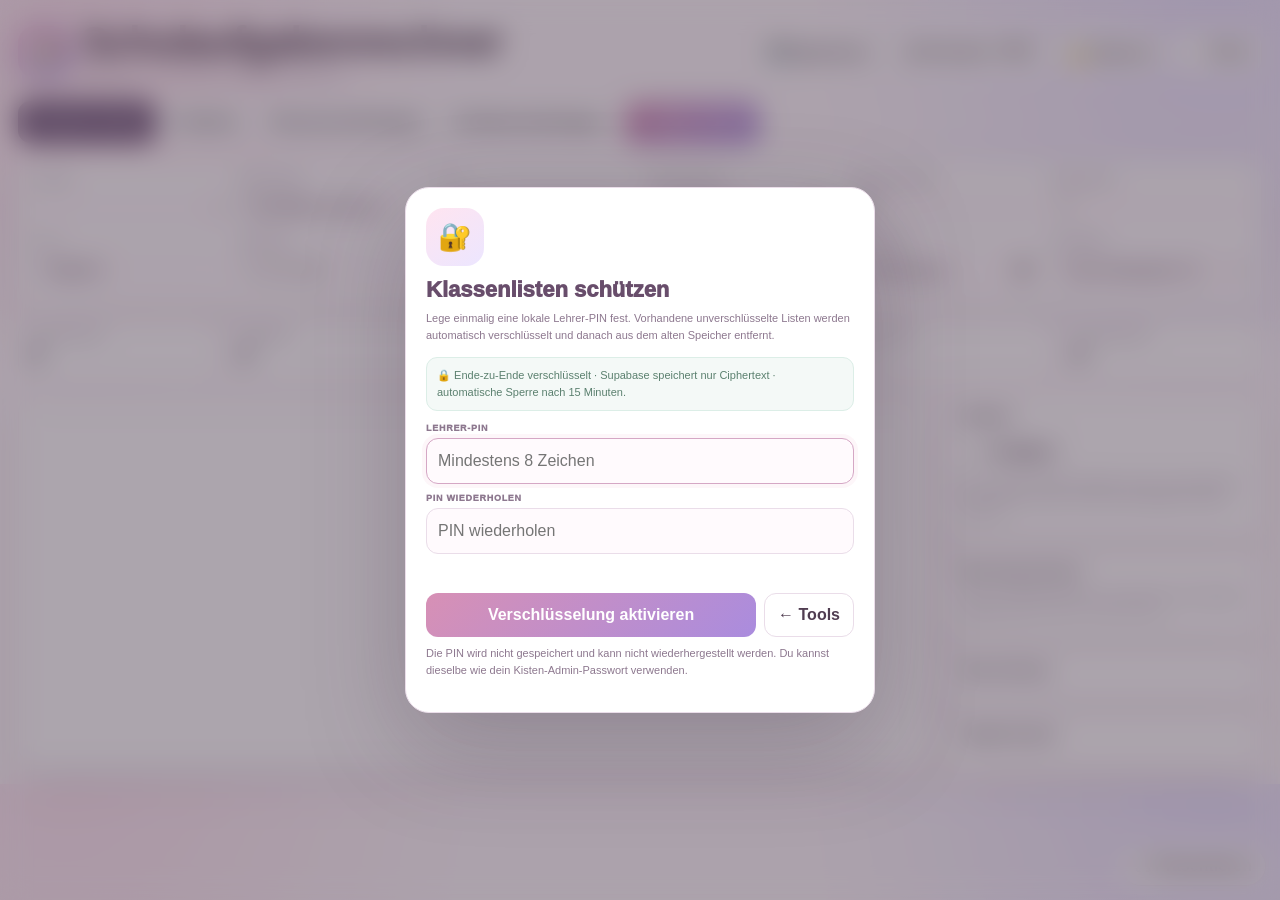
<file: tools/schulaufgabenrechner/index.html>
<!doctype html><html lang="de"><head><meta charset="utf-8"><meta name="viewport" content="width=device-width,initial-scale=1,viewport-fit=cover"><meta name="theme-color" content="#fff9fc"><title>Schulaufgabenrechner · Kathleens Kiste</title><style>
:root{--ink:#503d51;--muted:#8d788f;--line:#eadde9;--pink:#d790b5;--lilac:#aa8cde;--green:#67a98f;--amber:#d7a05e;--red:#bd6678;--shadow:0 16px 48px rgba(95,65,95,.10)}*{box-sizing:border-box}body{margin:0;font-family:Inter,ui-rounded,"SF Pro Rounded",Arial,sans-serif;color:var(--ink);background:radial-gradient(circle at 5% 0,#ffe8f2,transparent 28%),radial-gradient(circle at 95% 2%,#ece6ff,transparent 28%),#fffafd}button,input,select,textarea{font:inherit}.shell{max-width:1540px;margin:auto;padding:18px}.top,.row,.toolbar,.meta{display:flex;align-items:center;gap:8px}.top{justify-content:space-between}.brand{display:flex;align-items:center;gap:11px}.ico{width:52px;height:52px;border-radius:17px;background:linear-gradient(135deg,#efa5c7,#b9a6e8);display:grid;place-items:center;font-size:25px;box-shadow:var(--shadow)}h1{margin:0;font-size:clamp(27px,4vw,42px);letter-spacing:-.04em}.sub,.hint{font-size:10px;color:var(--muted);line-height:1.45;margin:3px 0}.btn{border:1px solid var(--line);background:#fff;color:var(--ink);border-radius:12px;padding:10px 12px;font-weight:900;cursor:pointer;min-height:42px}.btn.primary{border:0;color:#fff;background:linear-gradient(135deg,var(--pink),var(--lilac))}.btn.green{background:#eff9f5;color:#4f806c}.btn.danger{background:#fff7fa;color:#a8556a}.toolbar{margin:14px 0;flex-wrap:wrap}.tabs{display:flex;gap:5px;overflow:auto;padding-bottom:3px}.tab{white-space:nowrap}.tab.active{background:#684d72;color:#fff;border-color:#684d72}.panel{background:rgba(255,255,255,.92);border:1px solid var(--line);border-radius:20px;padding:15px;box-shadow:var(--shadow)}.setup{display:grid;grid-template-columns:repeat(6,minmax(120px,1fr));gap:9px}.field label{display:block;font-size:8px;font-weight:950;text-transform:uppercase;letter-spacing:.08em;color:var(--muted);margin:0 0 4px}.input,select,textarea{width:100%;border:1px solid var(--line);border-radius:10px;background:#fffafd;padding:9px;color:var(--ink);outline:none}.input:focus,select:focus,textarea:focus{border-color:#d7a7c4;box-shadow:0 0 0 3px rgba(215,144,181,.12)}.kpis{display:grid;grid-template-columns:repeat(6,1fr);gap:8px;margin:12px 0}.kpi{background:#fff;border:1px solid var(--line);border-radius:15px;padding:11px}.kpi small{display:block;font-size:8px;text-transform:uppercase;font-weight:950;color:var(--muted);letter-spacing:.07em}.kpi strong{display:block;font-size:22px;margin-top:3px}.work{display:grid;grid-template-columns:minmax(0,1fr) 320px;gap:12px}.tableWrap{overflow:auto;border:1px solid var(--line);border-radius:15px;background:#fff}.gradeTable{border-collapse:separate;border-spacing:0;width:max-content;min-width:100%;font-size:11px}.gradeTable th{position:sticky;top:0;z-index:3;background:#f9f2f7;color:#725d74;font-size:8px;text-transform:uppercase;letter-spacing:.05em}.gradeTable th,.gradeTable td{border-right:1px solid #f0e7ee;border-bottom:1px solid #f0e7ee;padding:6px;text-align:center}.gradeTable th:first-child,.gradeTable td:first-child{position:sticky;left:0;z-index:2;background:#fff;text-align:left;min-width:175px}.gradeTable th:first-child{z-index:4;background:#f9f2f7}.score{width:62px;text-align:center;border:1px solid var(--line);border-radius:8px;padding:7px;background:#fff}.score:disabled{background:#f4f1f3}.grade{display:inline-grid;place-items:center;width:30px;height:30px;border-radius:9px;font-weight:1000}.g1{background:#e5f6ee;color:#3f765f}.g2{background:#eef6e6;color:#617942}.g3{background:#fff5d9;color:#8a6b27}.g4{background:#fff0dc;color:#9b6936}.g5,.g6{background:#fde8ed;color:#a44f63}.side{display:grid;gap:10px;align-content:start}.side h3{font-size:12px;margin:0 0 8px}.taskEditor{display:grid;grid-template-columns:1fr 70px auto;gap:6px;margin-bottom:6px}.thresholds{display:grid;grid-template-columns:1fr 1fr;gap:6px}.thresholds label{font-size:9px;color:var(--muted)}.thresholds input{margin-top:3px}.bars{display:grid;gap:6px}.barrow{display:grid;grid-template-columns:45px 1fr 28px;gap:6px;align-items:center;font-size:10px}.track{height:18px;border-radius:7px;background:#f2e9ef;overflow:hidden}.fill{height:100%;background:linear-gradient(90deg,#d790b5,#aa8cde)}.taskStats{display:grid;gap:5px}.taskStat{display:grid;grid-template-columns:1fr 50px;gap:6px;font-size:9px}.taskTrack{height:7px;background:#eee7ed;border-radius:99px;overflow:hidden;margin-top:3px}.taskFill{height:100%;background:#67a98f}.empty{text-align:center;color:var(--muted);padding:35px;font-size:11px}.view{display:none}.view.active{display:block}.archive{display:grid;gap:8px}.archiveCard{display:flex;justify-content:space-between;gap:10px;align-items:center;border:1px solid var(--line);border-radius:14px;padding:11px;background:#fff}.studentCards{display:grid;grid-template-columns:repeat(3,1fr);gap:8px}.studentCard{border:1px solid var(--line);border-radius:14px;padding:11px;background:#fff}.studentCard h3{margin:0 0 6px;font-size:13px}.miniGrades{display:flex;gap:4px;flex-wrap:wrap}.printOnly{display:none}@media(max-width:1050px){.setup{grid-template-columns:repeat(3,1fr)}.work{grid-template-columns:1fr}.side{grid-template-columns:repeat(2,1fr)}.studentCards{grid-template-columns:repeat(2,1fr)}}@media(max-width:650px){.shell{padding:10px 8px calc(18px + env(safe-area-inset-bottom))}.top{align-items:flex-start}.top .row{flex-direction:column;align-items:stretch}.setup{grid-template-columns:1fr 1fr}.kpis{grid-template-columns:repeat(3,1fr)}.side{grid-template-columns:1fr}.studentCards{grid-template-columns:1fr}.input,select,.score{font-size:16px}.gradeTable th:first-child,.gradeTable td:first-child{min-width:130px}.toolbar .btn{font-size:10px;padding:8px}}@media print{body{background:#fff}.top,.toolbar,.tabs,.side,.setup .field:nth-last-child(-n+2),.k-present-btn{display:none!important}.shell{max-width:none;padding:0}.panel{box-shadow:none;border:0}.work{display:block}.tableWrap{overflow:visible;border:0}.gradeTable{width:100%;font-size:9px}.gradeTable th:first-child,.gradeTable td:first-child{position:static}.printOnly{display:block}}
</style></head><body><main class="shell"><header class="top"><div class="brand"><div class="ico">📝</div><div><h1>Schulaufgabenrechner</h1><p class="sub">Notenbogen 3.3 – als moderne, verschlüsselte Webversion.</p></div></div><div class="row"><button class="btn" id="saveBtn">💾 Speichern</button><button class="btn" id="printBtn">🖨 Drucken / PDF</button><button class="btn" id="lockBtn">🔒 Sperren</button><button class="btn" id="backBtn">← Tools</button></div></header>
<div class="toolbar"><div class="tabs"><button class="btn tab active" data-view="assessment">Aktuelle Arbeit</button><button class="btn tab" data-view="archive">Arbeiten</button><button class="btn tab" data-view="classbook">Klassennotenbogen</button><button class="btn tab" data-view="students">Schülernotenbogen</button></div><button class="btn primary" id="newAssessment">＋ Neue Arbeit</button></div>
<section class="view active" id="assessmentView"><div class="panel setup"><div class="field"><label>Klasse</label><select id="classSelect"></select></div><div class="field"><label>Bezeichnung</label><input class="input" id="title" value="Schriftliche Arbeit 1"></div><div class="field"><label>Art</label><select id="kind"><option value="major">Großer Leistungsnachweis</option><option value="minor">Kleiner Leistungsnachweis</option></select></div><div class="field"><label>Geschrieben am</label><input class="input" type="date" id="date"></div><div class="field"><label>Arbeitszeit (Min.)</label><input class="input" type="number" id="duration" min="1" value="45"></div><div class="field"><label>Gewichtung</label><input class="input" type="number" id="weight" min=".1" step=".1" value="1"></div><div class="field"><label>Fach</label><input class="input" id="subject" value="Englisch"></div><div class="field"><label>Lehrstoff</label><input class="input" id="topic" placeholder="z. B. Unit 3"></div><div class="field"><label>Zurückgegeben</label><input class="input" type="date" id="returned"></div><div class="field"><label>Direktorat</label><input class="input" type="date" id="directorate"></div><div class="field"><label>Notenliste</label><input class="input" type="date" id="gradebookDate"></div><div class="field"><label>Schlüssel</label><select id="keyPreset"><option value="excel">Excel-Standard 3.3</option><option value="50">Schlüssel 50 %</option><option value="55">Schlüssel 55 %</option><option value="60">Schlüssel 60 %</option><option value="custom">Eigener Schlüssel</option></select></div></div>
<div class="kpis"><div class="kpi"><small>Gesamtpunkte</small><strong id="maxPoints">0</strong></div><div class="kpi"><small>Anwesend</small><strong id="presentCount">0</strong></div><div class="kpi"><small>Ø Note</small><strong id="avgGrade">–</strong></div><div class="kpi"><small>Ø Punkte</small><strong id="avgPoints">–</strong></div><div class="kpi"><small>5er + 6er</small><strong id="failShare">–</strong></div><div class="kpi"><small>Nachschriften</small><strong id="resitCount">0</strong></div></div>
<div class="work"><div class="panel"><div class="tableWrap" id="tableWrap"></div></div><aside class="side"><div class="panel"><h3>Aufgaben</h3><div id="taskEditor"></div><button class="btn" id="addTask">＋ Aufgabe</button><p class="hint">Wie in der Excel: Punkte je Aufgabe, Summe und automatische Note. Zusätzlich siehst du sofort, welche Aufgabe der Klasse schwerfiel.</p></div><div class="panel"><h3>Bewertungsschlüssel</h3><div class="thresholds" id="thresholds"></div><p class="hint">Grenzen sind Mindestanteile der Gesamtpunkte. Excel-Standard entspricht bei 36 P.: 31,5 / 27 / 22,5 / 18 / 12,5.</p></div><div class="panel"><h3>Notenverteilung</h3><div class="bars" id="distribution"></div></div><div class="panel"><h3>Aufgabenanalyse</h3><div class="taskStats" id="taskStats"></div></div></aside></div></section>
<section class="view" id="archiveView"><div class="panel"><h2>Gespeicherte Arbeiten</h2><div class="archive" id="archive"></div></div></section>
<section class="view" id="classbookView"><div class="panel"><h2>Klassennotenbogen</h2><p class="hint">Große und kleine Leistungsnachweise werden getrennt gewichtet. Standard aus deiner Excel: große : kleine Leistungsnachweise = 2 : 1.</p><div class="row" style="margin-bottom:10px"><label class="hint">Groß <input class="score" id="majorRatio" type="number" min=".1" step=".1" value="2"></label><label class="hint">Klein <input class="score" id="minorRatio" type="number" min=".1" step=".1" value="1"></label></div><div class="tableWrap" id="classbook"></div></div></section>
<section class="view" id="studentsView"><div class="panel"><h2>Schülernotenbogen</h2><div class="studentCards" id="studentCards"></div></div></section></main>
<script src="../classroom-tools-shared.js"></script><script src="../presentation-mode.js"></script><script>
(()=>{'use strict';const $=s=>document.querySelector(s),$$=s=>[...document.querySelectorAll(s)],STORE='gradebook-v1';let db={version:1,assessments:[],settings:{majorRatio:2,minorRatio:1}},current=null;
const defaultThresholds=[.875,.75,.625,.5,.3472222222];function uid(){return 'ass-'+Date.now().toString(36)+'-'+Math.random().toString(36).slice(2,7)}function esc(s){return String(s??'').replace(/[&<>"']/g,c=>({'&':'&amp;','<':'&lt;','>':'&gt;','"':'&quot;',"'":'&#039;'}[c]))}function trunc2(n){return Math.trunc(n*100)/100}function fmt(n,d=2){return Number.isFinite(n)?n.toLocaleString('de-DE',{minimumFractionDigits:d,maximumFractionDigits:d}):'–'}function classes(){return KathleenClassLists.load()}function selectedClass(){return KathleenClassLists.get($('#classSelect').value)}function newModel(){const c=selectedClass()||classes()[0];return{id:uid(),classId:c?.id||'',className:c?.name||'',title:'Schriftliche Arbeit '+(db.assessments.filter(a=>a.classId===c?.id).length+1),kind:'major',date:new Date().toISOString().slice(0,10),duration:45,weight:1,subject:'Englisch',topic:'',returned:'',directorate:'',gradebookDate:'',keyPreset:'excel',thresholds:[...defaultThresholds],tasks:[{id:'t1',label:'1',max:10},{id:'t2',label:'2',max:10},{id:'t3',label:'3',max:10}],students:(c?.students||[]).map((name,i)=>({id:'s'+i,name,scores:{},absent:false,resit:false})),updatedAt:new Date().toISOString()}}
function maxPoints(a=current){return a.tasks.reduce((n,t)=>n+(Number(t.max)||0),0)}function points(s,a=current){return a.tasks.reduce((n,t)=>n+(Number(s.scores?.[t.id])||0),0)}function gradeFor(p,a=current){if(a.students?.length===0)return null;const m=maxPoints(a);if(!m)return null;const x=p/m,th=a.thresholds||defaultThresholds;if(x>=th[0])return 1;if(x>=th[1])return 2;if(x>=th[2])return 3;if(x>=th[3])return 4;if(x>=th[4])return 5;return 6}function trendFor(p,g,a=current){if(!g||g===1)return'';const m=maxPoints(a),th=a.thresholds||defaultThresholds,upper=g===6?th[4]*m:th[g-2]*m,lower=g===6?0:th[g-1]*m;if(upper-p>0&&upper-p<1.5)return'+';if(p-lower>=0&&p-lower<1)return'-';return''}
function syncInputs(){if(!current)return;$('#classSelect').value=current.classId;for(const id of ['title','kind','date','duration','weight','subject','topic','returned','directorate','gradebookDate','keyPreset'])$('#'+id).value=current[id]??'';renderAll()}
function readInputs(){if(!current)return;for(const id of ['title','kind','date','subject','topic','returned','directorate','gradebookDate','keyPreset'])current[id]=$('#'+id).value;current.duration=Number($('#duration').value)||0;current.weight=Number($('#weight').value)||1;const c=selectedClass();if(c){current.classId=c.id;current.className=c.name}}
function applyPreset(){const p=$('#keyPreset').value;if(p==='excel')current.thresholds=[...defaultThresholds];else if(p==='50')current.thresholds=[.85,.7,.6,.5,.3];else if(p==='55')current.thresholds=[.86,.72,.62,.55,.32];else if(p==='60')current.thresholds=[.87,.75,.65,.6,.35];renderAll()}
function reconcileStudents(){const c=selectedClass();if(!c)return;const old=new Map((current.students||[]).map(s=>[s.name,s]));current.classId=c.id;current.className=c.name;current.students=c.students.map((name,i)=>old.get(name)||{id:'s'+i+'-'+Date.now().toString(36),name,scores:{},absent:false,resit:false});renderAll()}
function renderTasks(){const box=$('#taskEditor');box.innerHTML=current.tasks.map((t,i)=>'<div class="taskEditor"><input class="input" data-tlabel="'+t.id+'" value="'+esc(t.label)+'"><input class="input" type="number" min="0" step=".5" data-tmax="'+t.id+'" value="'+t.max+'"><button class="btn danger" data-tdel="'+t.id+'">×</button></div>').join('');$$('[data-tlabel]').forEach(x=>x.oninput=()=>{current.tasks.find(t=>t.id===x.dataset.tlabel).label=x.value;renderTable()});$$('[data-tmax]').forEach(x=>x.oninput=()=>{current.tasks.find(t=>t.id===x.dataset.tmax).max=Math.max(0,Number(x.value)||0);renderAll()});$$('[data-tdel]').forEach(x=>x.onclick=()=>{if(current.tasks.length<=1)return;current.tasks=current.tasks.filter(t=>t.id!==x.dataset.tdel);current.students.forEach(s=>delete s.scores[x.dataset.tdel]);renderAll()})}
function renderThresholds(){const labels=['Note 1','Note 2','Note 3','Note 4','Note 5'];$('#thresholds').innerHTML=current.thresholds.map((v,i)=>'<label>'+labels[i]+' ab<input class="input" type="number" min="0" max="100" step=".1" data-th="'+i+'" value="'+fmt(v*100,1)+'"></label>').join('');$$('[data-th]').forEach(x=>x.oninput=()=>{current.keyPreset='custom';$('#keyPreset').value='custom';current.thresholds[Number(x.dataset.th)]=Math.max(0,Math.min(1,(Number(x.value)||0)/100));renderTable();renderStats()})}
function renderTable(){const m=maxPoints(),heads=current.tasks.map(t=>'<th>'+esc(t.label)+'<br><span class="hint">/'+fmt(Number(t.max)||0,1)+'</span></th>').join('');$('#tableWrap').innerHTML='<table class="gradeTable"><thead><tr><th>Schüler</th>'+heads+'<th>Summe<br>/ '+fmt(m,1)+'</th><th>%</th><th>Note</th><th>Tendenz</th><th>Nachschrift</th><th>Fehlt</th></tr></thead><tbody>'+current.students.map((s,si)=>{const p=points(s),g=s.absent?null:gradeFor(p),pct=m?p/m*100:0;return'<tr><td>'+esc(s.name)+'</td>'+current.tasks.map(t=>'<td><input class="score" '+(s.absent?'disabled':'')+' type="number" min="0" max="'+t.max+'" step=".5" data-score="'+si+'|'+t.id+'" value="'+(s.scores[t.id]??'')+'"></td>').join('')+'<td><b>'+(s.absent?'–':fmt(p,1))+'</b></td><td>'+(s.absent?'–':fmt(pct,1)+' %')+'</td><td>'+(g?'<span class="grade g'+g+'">'+g+'</span>':'–')+'</td><td>'+(g?trendFor(p,g):'')+'</td><td><input type="checkbox" data-resit="'+si+'" '+(s.resit?'checked':'')+'></td><td><input type="checkbox" data-absent="'+si+'" '+(s.absent?'checked':'')+'></td></tr>'}).join('')+'</tbody></table>';$$('[data-score]').forEach(x=>x.oninput=()=>{const [i,id]=x.dataset.score.split('|'),t=current.tasks.find(t=>t.id===id);let v=x.value===''?'':Math.max(0,Math.min(Number(t.max)||0,Number(x.value)||0));current.students[Number(i)].scores[id]=v;renderStats();updateDerivedCells()});$$('[data-resit]').forEach(x=>x.onchange=()=>{current.students[Number(x.dataset.resit)].resit=x.checked;renderStats()});$$('[data-absent]').forEach(x=>x.onchange=()=>{current.students[Number(x.dataset.absent)].absent=x.checked;renderTable();renderStats()})}
function updateDerivedCells(){renderTable()}
function renderStats(){const present=current.students.filter(s=>!s.absent),grades=present.map(s=>gradeFor(points(s))).filter(Boolean),pts=present.map(s=>points(s));$('#maxPoints').textContent=fmt(maxPoints(),1);$('#presentCount').textContent=present.length;$('#avgGrade').textContent=grades.length?fmt(trunc2(grades.reduce((a,b)=>a+b,0)/grades.length),2):'–';$('#avgPoints').textContent=pts.length?fmt(pts.reduce((a,b)=>a+b,0)/pts.length,1):'–';const fails=grades.filter(g=>g>=5).length;$('#failShare').textContent=grades.length?fmt(fails/grades.length*100,1)+' %':'–';$('#resitCount').textContent=current.students.filter(s=>s.resit).length;const counts=[1,2,3,4,5,6].map(g=>grades.filter(x=>x===g).length),mx=Math.max(1,...counts);$('#distribution').innerHTML=counts.map((n,i)=>'<div class="barrow"><b>Note '+(i+1)+'</b><div class="track"><div class="fill" style="width:'+n/mx*100+'%"></div></div><b>'+n+'</b></div>').join('');$('#taskStats').innerHTML=current.tasks.map(t=>{const vals=present.map(s=>s.scores[t.id]).filter(v=>v!==''&&v!=null).map(Number),pct=vals.length&&Number(t.max)>0?vals.reduce((a,b)=>a+b,0)/(vals.length*Number(t.max))*100:0;return'<div class="taskStat"><div><b>Aufgabe '+esc(t.label)+'</b><div class="taskTrack"><div class="taskFill" style="width:'+pct+'%"></div></div></div><b>'+fmt(pct,0)+'%</b></div>'}).join('')}
function renderAll(){if(!current)return;renderTasks();renderThresholds();renderTable();renderStats();renderArchive();renderClassbook();renderStudents()}
async function save(){readInputs();current.updatedAt=new Date().toISOString();const i=db.assessments.findIndex(a=>a.id===current.id);if(i>=0)db.assessments[i]=structuredClone(current);else db.assessments.push(structuredClone(current));db.settings.majorRatio=Number($('#majorRatio').value)||2;db.settings.minorRatio=Number($('#minorRatio').value)||1;await KathleenClassLists.secureSet(STORE,db);renderArchive();renderClassbook();renderStudents();toast('Verschlüsselt gespeichert ✓')}
function toast(t){let e=document.getElementById('gradeToast');if(!e){e=document.createElement('div');e.id='gradeToast';e.style='position:fixed;left:50%;bottom:22px;transform:translateX(-50%);z-index:22000;background:#684d72;color:#fff;border-radius:99px;padding:10px 14px;font:900 11px Inter,Arial';document.body.appendChild(e)}e.textContent=t;clearTimeout(e._t);e._t=setTimeout(()=>e.remove(),1800)}
function renderArchive(){const a=[...db.assessments].sort((x,y)=>(y.date||'').localeCompare(x.date||''));$('#archive').innerHTML=a.length?a.map(x=>'<div class="archiveCard"><div><b>'+esc(x.title)+'</b><div class="hint">'+esc(x.className)+' · '+esc(x.subject||'')+' · '+esc(x.date||'')+' · '+(x.kind==='major'?'groß':'klein')+' × '+x.weight+'</div></div><div class="row"><button class="btn" data-open="'+x.id+'">Öffnen</button><button class="btn danger" data-delete="'+x.id+'">Löschen</button></div></div>').join(''):'<div class="empty">Noch keine Arbeiten gespeichert.</div>';$$('[data-open]').forEach(b=>b.onclick=()=>{current=structuredClone(db.assessments.find(a=>a.id===b.dataset.open));syncInputs();showView('assessment')});$$('[data-delete]').forEach(b=>b.onclick=async()=>{if(confirm('Arbeit wirklich löschen?')){db.assessments=db.assessments.filter(a=>a.id!==b.dataset.delete);await KathleenClassLists.secureSet(STORE,db);renderAll()}})}
function studentAssessmentGrade(a,name){const s=a.students.find(x=>x.name===name);if(!s||s.absent)return null;return gradeFor.call(null,points(s,a),a)}function weightedAvg(items){let n=0,d=0;for(const x of items){if(!x.grade)continue;n+=x.grade*x.weight;d+=x.weight}return d?n/d:null}
function renderClassbook(){const c=selectedClass()||classes()[0];if(!c){$('#classbook').innerHTML='<div class="empty">Keine Klasse.</div>';return}const as=db.assessments.filter(a=>a.classId===c.id),maj=Number($('#majorRatio').value)||2,min=Number($('#minorRatio').value)||1;const head=as.map(a=>'<th>'+esc(a.title)+'<br><span class="hint">'+(a.kind==='major'?'G':'K')+'×'+a.weight+'</span></th>').join('');$('#classbook').innerHTML='<table class="gradeTable"><thead><tr><th>Schüler</th>'+head+'<th>Ø groß</th><th>Ø klein</th><th>Gesamt</th></tr></thead><tbody>'+c.students.map(name=>{const vals=as.map(a=>({a,grade:studentAssessmentGrade(a,name)})),ga=weightedAvg(vals.filter(x=>x.a.kind==='major').map(x=>({grade:x.grade,weight:Number(x.a.weight)||1}))),ka=weightedAvg(vals.filter(x=>x.a.kind==='minor').map(x=>({grade:x.grade,weight:Number(x.a.weight)||1}))),overall=ga!=null&&ka!=null?(ga*maj+ka*min)/(maj+min):ga??ka;return'<tr><td>'+esc(name)+'</td>'+vals.map(x=>'<td>'+(x.grade??'–')+'</td>').join('')+'<td>'+fmt(ga,2)+'</td><td>'+fmt(ka,2)+'</td><td><b>'+fmt(overall,2)+'</b></td></tr>'}).join('')+'</tbody></table>'}
function renderStudents(){const c=selectedClass()||classes()[0];if(!c){$('#studentCards').innerHTML='<div class="empty">Keine Klasse.</div>';return}const as=db.assessments.filter(a=>a.classId===c.id);$('#studentCards').innerHTML=c.students.map(name=>{const vals=as.map(a=>({a,grade:studentAssessmentGrade(a,name)})).filter(x=>x.grade);const avg=weightedAvg(vals.map(x=>({grade:x.grade,weight:(x.a.kind==='major'?Number($('#majorRatio').value)||2:Number($('#minorRatio').value)||1)*(Number(x.a.weight)||1)})));return'<article class="studentCard"><h3>'+esc(name)+'</h3><div class="miniGrades">'+vals.map(x=>'<span class="grade g'+x.grade+'" title="'+esc(x.a.title)+'">'+x.grade+'</span>').join('')+'</div><p class="hint">Gewichteter Stand: <b>'+fmt(avg,2)+'</b></p></article>'}).join('')}
function showView(v){$$('.view').forEach(x=>x.classList.toggle('active',x.id===v+'View'));$$('.tab').forEach(x=>x.classList.toggle('active',x.dataset.view===v));if(v==='classbook')renderClassbook();if(v==='students')renderStudents();if(v==='archive')renderArchive()}
function fillClasses(){const all=classes();$('#classSelect').innerHTML=all.map(c=>'<option value="'+esc(c.id)+'">'+esc(c.name)+' · '+c.students.length+'</option>').join('');if(current&&all.some(c=>c.id===current.classId))$('#classSelect').value=current.classId}
$('#addTask').onclick=()=>{const n=current.tasks.length+1;current.tasks.push({id:'t'+Date.now().toString(36),label:String(n),max:10});renderAll()};$('#keyPreset').onchange=applyPreset;$('#classSelect').onchange=reconcileStudents;$('#saveBtn').onclick=save;$('#printBtn').onclick=()=>window.print();$('#lockBtn').onclick=()=>KathleenClassLists.lock(true);$('#backBtn').onclick=()=>location.href='../../#tools';$('#newAssessment').onclick=()=>{readInputs();current=newModel();fillClasses();syncInputs();showView('assessment')};$$('.tab').forEach(b=>b.onclick=()=>showView(b.dataset.view));$('#majorRatio').oninput=renderClassbook;$('#minorRatio').oninput=renderClassbook;['title','kind','date','duration','weight','subject','topic','returned','directorate','gradebookDate'].forEach(id=>$('#'+id).addEventListener('change',readInputs));
(async()=>{await KathleenClassLists.requireUnlock();db=await KathleenClassLists.secureGet(STORE,db)||db;db.assessments=Array.isArray(db.assessments)?db.assessments:[];db.settings=db.settings||{majorRatio:2,minorRatio:1};$('#majorRatio').value=db.settings.majorRatio??2;$('#minorRatio').value=db.settings.minorRatio??1;fillClasses();current=db.assessments[0]?structuredClone(db.assessments[0]):newModel();fillClasses();syncInputs()})();})();
</script></body></html>
</file>
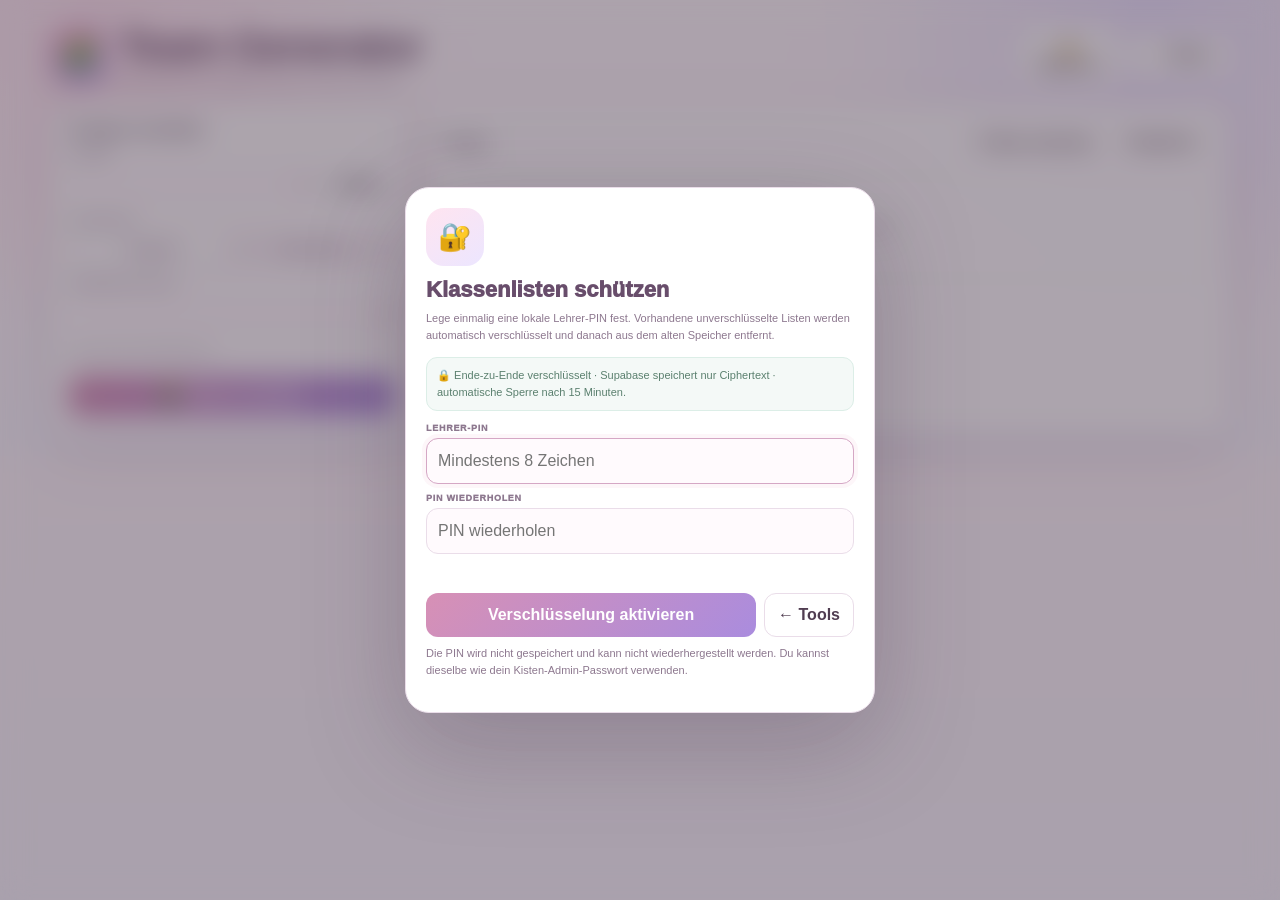
<file: tools/team-generator/index.html>
<!doctype html><html lang="de"><head><meta charset="utf-8"><meta name="viewport" content="width=device-width,initial-scale=1,viewport-fit=cover"><meta name="theme-color" content="#fff9fc"><meta name="apple-mobile-web-app-capable" content="yes"><link rel="manifest" href="../../manifest.webmanifest"><link rel="apple-touch-icon" href="../../assets/icons/app-180.png"><title>Team Generator · Kathleens Kiste</title>
<style>
:root{--ink:#503d51;--muted:#8d788f;--line:#eadde9;--pink:#efa5c7;--lilac:#b9a6e8;--green:#67a98f;--shadow:0 18px 54px rgba(116,76,112,.12)}*{box-sizing:border-box}html,body{margin:0;min-height:100%;font-family:Inter,ui-rounded,"SF Pro Rounded",Arial,sans-serif;color:var(--ink);background:radial-gradient(circle at 8% 0,#ffe7f1 0,transparent 27%),radial-gradient(circle at 90% 4%,#ece5ff 0,transparent 27%),linear-gradient(180deg,#fffafd,#fff8fc 52%,#faf8ff)}button,input,select,textarea{font:inherit}button{cursor:pointer}.shell{max-width:1220px;margin:auto;padding:22px}.top{display:flex;justify-content:space-between;align-items:center;gap:14px;margin-bottom:16px}.brand{display:flex;align-items:center;gap:12px}.icon{width:55px;height:55px;border-radius:18px;background:linear-gradient(145deg,#f2a5c8,#bba7e8);display:grid;place-items:center;font-size:27px;box-shadow:0 12px 30px rgba(190,121,164,.18)}h1{margin:0;font-size:clamp(28px,4vw,43px);letter-spacing:-.04em;color:#674969}.sub{margin:5px 0 0;font-size:11px;color:var(--muted)}.btn{border:1px solid var(--line);background:#fff;color:var(--ink);border-radius:12px;padding:10px 13px;font-weight:850;min-height:42px}.btn.primary{border:0;color:#fff;background:linear-gradient(135deg,#d790b5,#aa8cde)}.layout{display:grid;grid-template-columns:360px 1fr;gap:14px}.panel{background:rgba(255,255,255,.9);border:1px solid var(--line);border-radius:20px;padding:16px;box-shadow:var(--shadow)}.panel h2{font-size:15px;margin:0 0 12px}.field{margin-bottom:11px}.field label{display:block;font-size:9px;font-weight:950;text-transform:uppercase;letter-spacing:.08em;color:var(--muted);margin-bottom:4px}.select,.input{width:100%;border:1px solid var(--line);border-radius:11px;background:#fffafd;padding:10px;color:var(--ink);outline:none}.row{display:flex;gap:7px;align-items:center}.row>*{flex:1}.seg{display:grid;grid-template-columns:1fr 1fr;gap:5px;background:#f7f0f5;border-radius:12px;padding:4px}.seg button{border:0;border-radius:9px;padding:9px;background:transparent;color:var(--muted);font-size:10px;font-weight:900}.seg button.active{background:#fff;color:#765675;box-shadow:0 4px 12px rgba(120,75,115,.08)}.hint{font-size:10px;color:var(--muted);line-height:1.45}.teams-head{display:flex;align-items:center;justify-content:space-between;gap:9px;margin-bottom:12px}.teams-head h2{margin:0}.tools{display:flex;gap:6px;flex-wrap:wrap}.teams{display:grid;grid-template-columns:repeat(3,minmax(0,1fr));gap:10px}.team{border:1px solid var(--line);background:#fff;border-radius:17px;padding:13px;min-height:150px}.team h3{margin:0 0 10px;font-size:14px;display:flex;justify-content:space-between;align-items:center}.team h3 span{font-size:9px;color:var(--muted);font-weight:800}.member{border:1px solid #eee2ec;background:#fffafd;border-radius:10px;padding:8px 9px;font-size:11px;font-weight:800;margin-bottom:6px}.empty{padding:44px 18px;text-align:center;color:var(--muted);font-size:12px;border:1px dashed #dfcede;border-radius:16px}.modal{position:fixed;inset:0;z-index:100;display:none;place-items:center;padding:18px;background:rgba(61,44,63,.3);backdrop-filter:blur(6px)}.modal.show{display:grid}.modal-card{width:min(650px,95vw);max-height:90vh;overflow:auto;background:#fff;border:1px solid var(--line);border-radius:22px;padding:18px;box-shadow:0 28px 90px rgba(76,50,77,.25)}.modal-card h2{margin:0;font-size:20px}.modal-card p{font-size:11px;color:var(--muted);line-height:1.5}.modal textarea{width:100%;min-height:270px;border:1px solid var(--line);border-radius:12px;padding:11px;background:#fffafd;resize:vertical}.modal-actions{display:flex;gap:7px;flex-wrap:wrap;margin-top:12px}.toast{position:fixed;left:50%;bottom:24px;transform:translateX(-50%) translateY(20px);z-index:120;background:#684d72;color:#fff;border-radius:999px;padding:10px 14px;font-size:11px;font-weight:850;opacity:0;transition:.2s}.toast.show{opacity:1;transform:translateX(-50%)}
@media(max-width:900px){.teams{grid-template-columns:repeat(2,minmax(0,1fr))}}@media(max-width:760px){.shell{padding:12px 10px calc(20px + env(safe-area-inset-bottom))}.top{align-items:flex-start}.brand{gap:9px}.icon{width:43px;height:43px;flex:0 0 43px;border-radius:14px;font-size:21px}h1{font-size:25px}.top>.btn{font-size:10px;padding:9px 10px}.layout{grid-template-columns:1fr}.panel{padding:13px;border-radius:17px}.teams{grid-template-columns:1fr}.teams-head{align-items:flex-start;flex-direction:column}.tools{width:100%}.tools .btn{flex:1;font-size:10px}.modal{align-items:end;padding:0}.modal-card{width:100%;max-width:none;border-radius:22px 22px 0 0;padding:17px 14px calc(18px + env(safe-area-inset-bottom))}.modal input,.modal textarea{font-size:16px}}
</style></head><body><main class="shell">
<header class="top"><div class="brand"><div class="icon">🧩</div><div><h1>Team Generator</h1><p class="sub">Mit wenigen Klicks zufällige Gruppen oder Paare erstellen.</p></div></div><div class="row" style="flex:0 0 auto"><button class="btn" id="vaultLockBtn">🔒 Sperren</button><button class="btn" id="backBtn">← Tools</button></div></header>
<div class="layout"><aside class="panel"><h2>Gruppen einstellen</h2><div class="field"><label>Klasse</label><div class="row"><select class="select" id="classSelect"></select><button class="btn" id="editListBtn" style="flex:0 0 auto">Listen</button></div></div>
<div class="field"><label>Aufteilung</label><div class="seg"><button class="active" data-mode="size">Teamgröße</button><button data-mode="count">Anzahl Teams</button></div></div>
<div class="field"><label id="valueLabel">Schüler pro Team</label><select class="select" id="valueSelect"></select></div>
<p class="hint" id="summary">Lege zuerst eine Klassenliste an.</p><button class="btn primary" id="generateBtn" style="width:100%;margin-top:5px">🧩 Teams erstellen</button></aside>
<section class="panel"><div class="teams-head"><h2>Teams</h2><div class="tools"><button class="btn" id="reshuffleBtn">↻ Neu mischen</button><button class="btn" id="copyBtn">Kopieren</button></div></div><div id="teams" class="teams"><div class="empty" style="grid-column:1/-1">Noch keine Teams erstellt.</div></div></section></div></main>
<div class="toast" id="toast"></div><div class="modal" id="listModal"><div class="modal-card"><h2>Klassenlisten</h2><p>Diese Liste wird auch vom Classroom Randomizer verwendet und verschlüsselt auf diesem Gerät gespeichert.</p><div class="field"><label>Klassenname</label><input class="input" id="listName" placeholder="z. B. 9a"></div><div class="field"><label>Schüler – ein Name pro Zeile</label><textarea id="studentText" placeholder="Anna M.&#10;Ben K.&#10;Carla S."></textarea></div><div class="modal-actions"><button class="btn primary" id="saveListBtn">Liste speichern</button><button class="btn" id="newListBtn">Neue Liste</button><button class="btn" id="deleteListBtn">Löschen</button><button class="btn" id="closeListBtn">Schließen</button></div></div></div>
<script src="../classroom-tools-shared.js"></script><script>
(()=>{const $=s=>document.querySelector(s);let mode='size',editingId=null,lastTeams=[];function toast(t){const e=$('#toast');e.textContent=t;e.classList.add('show');setTimeout(()=>e.classList.remove('show'),1700)}function lists(){return window.KathleenClassLists.load()}function selected(){return window.KathleenClassLists.get($('#classSelect').value)}function esc(s){return String(s||'').replace(/[&<>"']/g,ch=>({'&':'&amp;','<':'&lt;','>':'&gt;','"':'&quot;',"'":'&#039;'}[ch]))}function refreshSelect(prefer){const all=lists(),sel=prefer||$('#classSelect').value;$('#classSelect').innerHTML=all.length?all.map(x=>'<option value="'+x.id+'">'+esc(x.name)+' · '+x.students.length+'</option>').join(''):'<option value="">Keine Klassenliste</option>';if(all.some(x=>x.id===sel))$('#classSelect').value=sel;refreshOptions()}function refreshOptions(){const c=selected();const max=c?.students.length||0;const sel=$('#valueSelect');let vals=[];if(mode==='size'){for(let i=2;i<=Math.min(8,Math.max(2,max));i++)vals.push(i);$('#valueLabel').textContent='Schüler pro Team'}else{for(let i=2;i<=Math.min(12,Math.max(2,max));i++)vals.push(i);$('#valueLabel').textContent='Anzahl Teams'}sel.innerHTML=vals.map(v=>'<option value="'+v+'">'+v+'</option>').join('');$('#generateBtn').disabled=!c||max<2;updateSummary()}function updateSummary(){const c=selected();if(!c){$('#summary').textContent='Lege zuerst eine Klassenliste an.';return}const v=Number($('#valueSelect').value||2),n=c.students.length;let teams=mode==='size'?Math.ceil(n/v):Math.min(v,n);let lo=Math.floor(n/teams),hi=Math.ceil(n/teams);$('#summary').textContent=n+' Schüler → '+teams+' Teams · '+(lo===hi?lo+' pro Team':lo+'–'+hi+' pro Team')}function build(){const c=selected();if(!c||c.students.length<2)return;const shuffled=window.KathleenClassLists.shuffle(c.students),v=Number($('#valueSelect').value||2);let count=mode==='size'?Math.ceil(shuffled.length/v):Math.min(v,shuffled.length);const teams=Array.from({length:count},()=>[]);shuffled.forEach((name,i)=>teams[i%count].push(name));lastTeams=teams;render()}function render(){if(!lastTeams.length){$('#teams').innerHTML='<div class="empty" style="grid-column:1/-1">Noch keine Teams erstellt.</div>';return}$('#teams').innerHTML=lastTeams.map((team,i)=>'<article class="team"><h3>Team '+(i+1)+' <span>'+team.length+' Schüler</span></h3>'+team.map(n=>'<div class="member">'+esc(n)+'</div>').join('')+'</article>').join('')}function openEditor(){const c=selected();editingId=c?.id||null;$('#listName').value=c?.name||'';$('#studentText').value=(c?.students||[]).join('\n');$('#deleteListBtn').disabled=!c;$('#listModal').classList.add('show')}function newEditor(){editingId=null;$('#listName').value='';$('#studentText').value='';$('#deleteListBtn').disabled=true;$('#listName').focus()}
document.querySelectorAll('[data-mode]').forEach(b=>b.onclick=()=>{mode=b.dataset.mode;document.querySelectorAll('[data-mode]').forEach(x=>x.classList.toggle('active',x===b));refreshOptions()});$('#classSelect').onchange=()=>{lastTeams=[];render();refreshOptions()};$('#valueSelect').onchange=updateSummary;$('#generateBtn').onclick=build;$('#reshuffleBtn').onclick=build;$('#copyBtn').onclick=async()=>{if(!lastTeams.length){toast('Noch keine Teams erstellt');return}const text=lastTeams.map((t,i)=>'Team '+(i+1)+': '+t.join(', ')).join('\n');try{await navigator.clipboard.writeText(text);toast('Teams kopiert ✓')}catch(e){toast('Kopieren nicht möglich')}};$('#editListBtn').onclick=openEditor;$('#closeListBtn').onclick=()=>$('#listModal').classList.remove('show');$('#newListBtn').onclick=newEditor;
$('#saveListBtn').onclick=async()=>{try{const item=await window.KathleenClassLists.upsert({id:editingId,name:$('#listName').value,students:$('#studentText').value});editingId=item.id;refreshSelect(item.id);toast('Verschlüsselt gespeichert ✓')}catch(e){toast(e.message)}};
$('#deleteListBtn').onclick=async()=>{if(!editingId||!confirm('Klassenliste wirklich löschen?'))return;await window.KathleenClassLists.remove(editingId);editingId=null;newEditor();refreshSelect();lastTeams=[];render();toast('Liste gelöscht')};
$('#vaultLockBtn').onclick=()=>window.KathleenClassLists.lock(true);$('#backBtn').onclick=()=>location.href='../../#tools';window.addEventListener('kathleen:classlists',()=>refreshSelect());
(async()=>{const ok=await window.KathleenClassLists.requireUnlock();if(ok)refreshSelect()})();if('serviceWorker' in navigator)window.addEventListener('load',()=>navigator.serviceWorker.register('../../service-worker.js').catch(()=>{}));})();;
</script></body></html>
</file>
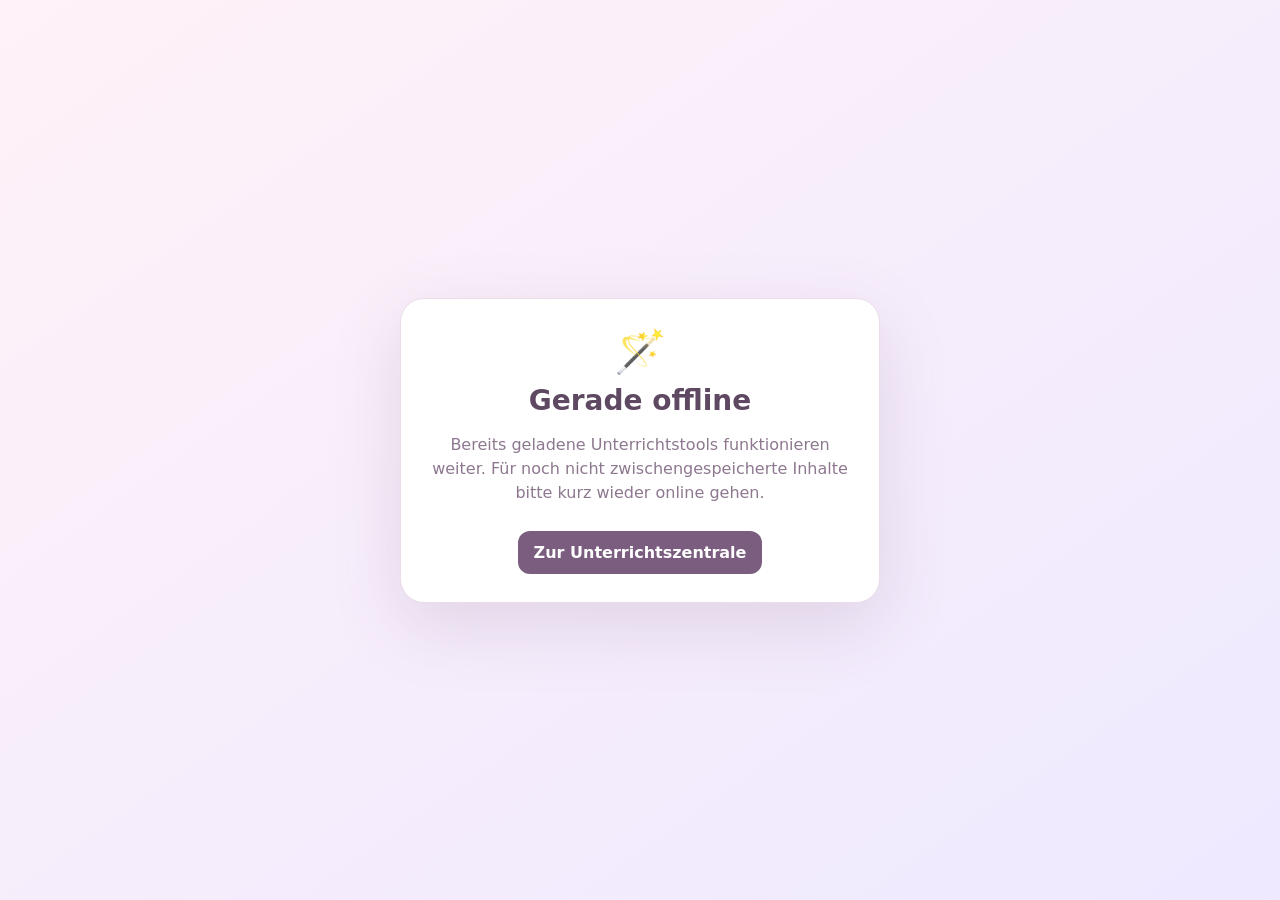
<file: offline.html>
<!doctype html><html lang="de"><head><meta charset="utf-8"><meta name="viewport" content="width=device-width,initial-scale=1,viewport-fit=cover"><meta name="theme-color" content="#d58eb4"><title>Offline · Kathleens Kiste</title><style>*{box-sizing:border-box}body{margin:0;min-height:100dvh;display:grid;place-items:center;padding:24px;font-family:Inter,system-ui,sans-serif;background:linear-gradient(145deg,#fff2f8,#eee9ff);color:#5f4862}.card{max-width:480px;background:#fff;border:1px solid #eadde9;border-radius:24px;padding:28px;box-shadow:0 22px 70px rgba(105,70,103,.15);text-align:center}.ico{font-size:42px}h1{font-size:28px;margin:8px 0}p{line-height:1.5;color:#8d788f}.btn{display:inline-block;margin-top:10px;padding:12px 16px;border-radius:12px;background:#7a5d7f;color:white;text-decoration:none;font-weight:800}</style></head><body><div class="card"><div class="ico">🪄</div><h1>Gerade offline</h1><p>Bereits geladene Unterrichtstools funktionieren weiter. Für noch nicht zwischengespeicherte Inhalte bitte kurz wieder online gehen.</p><a class="btn" href="./">Zur Unterrichtszentrale</a></div></body></html>
</file>
